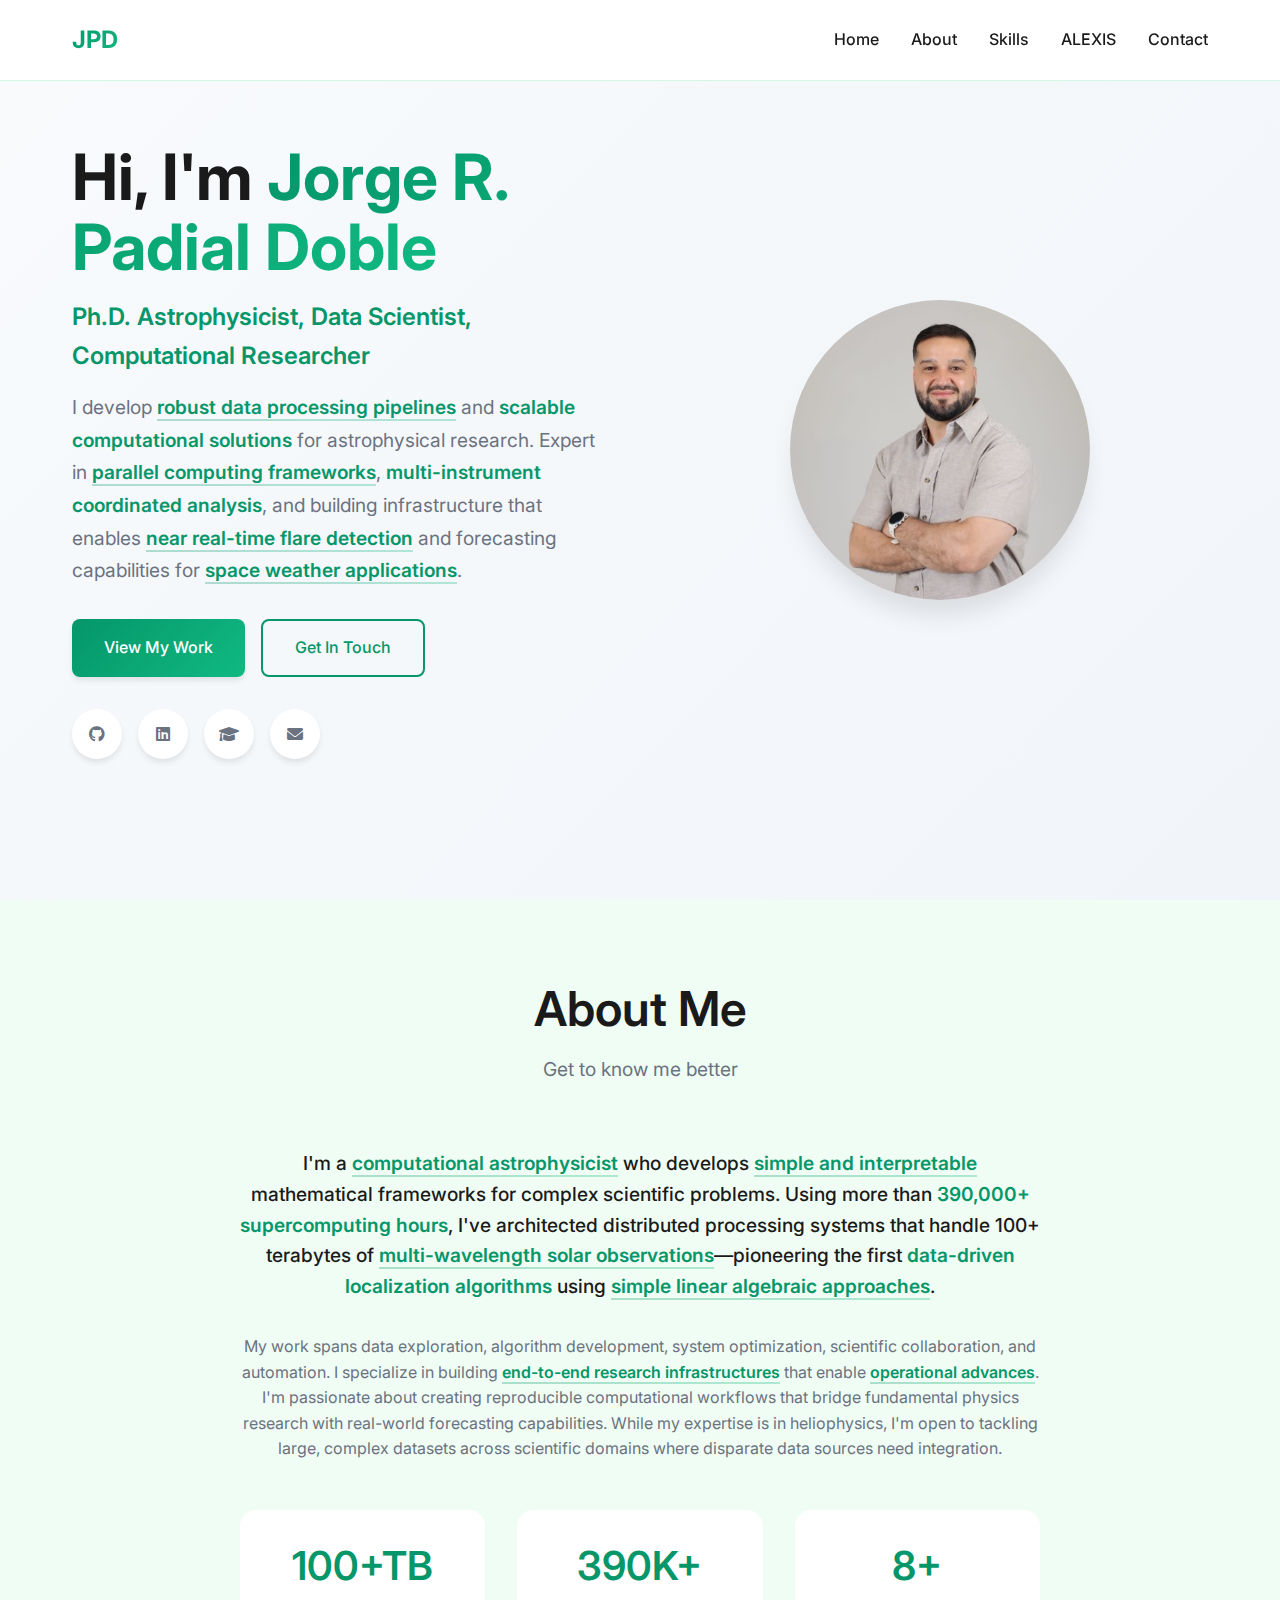
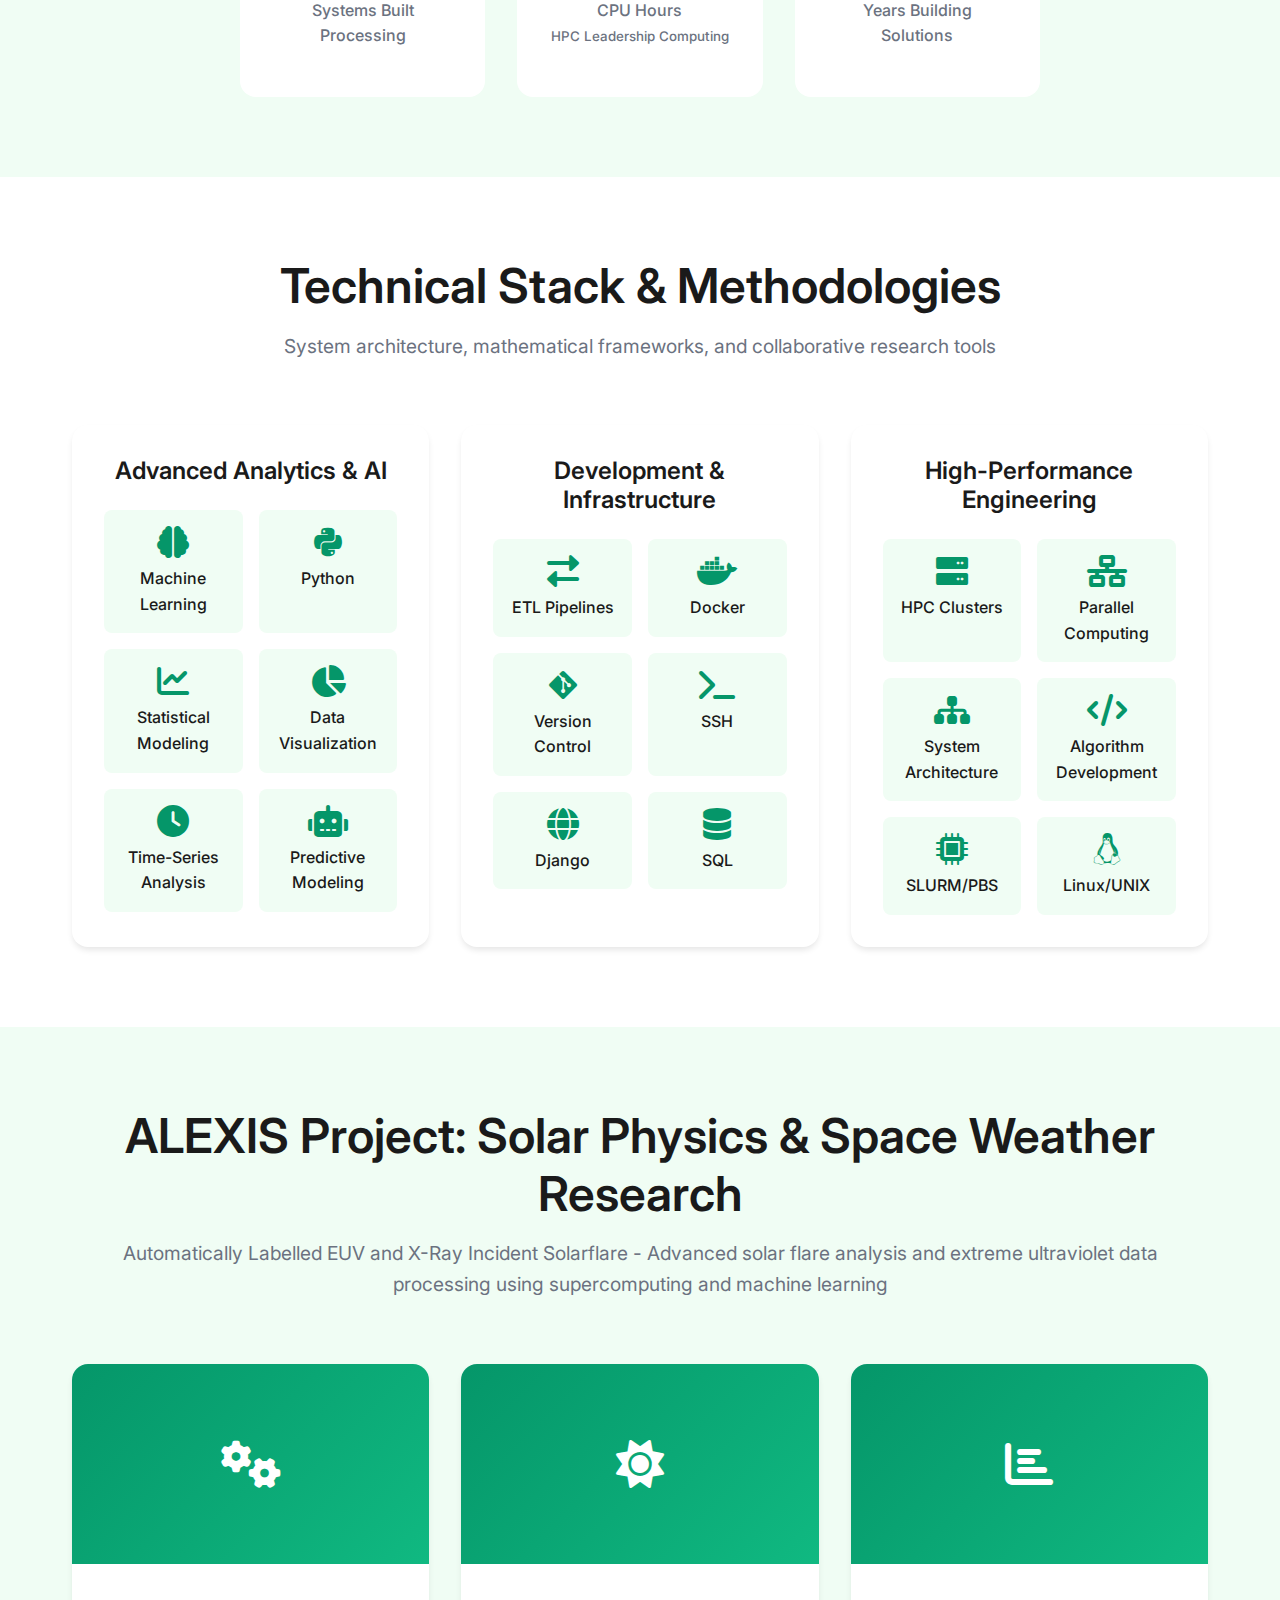
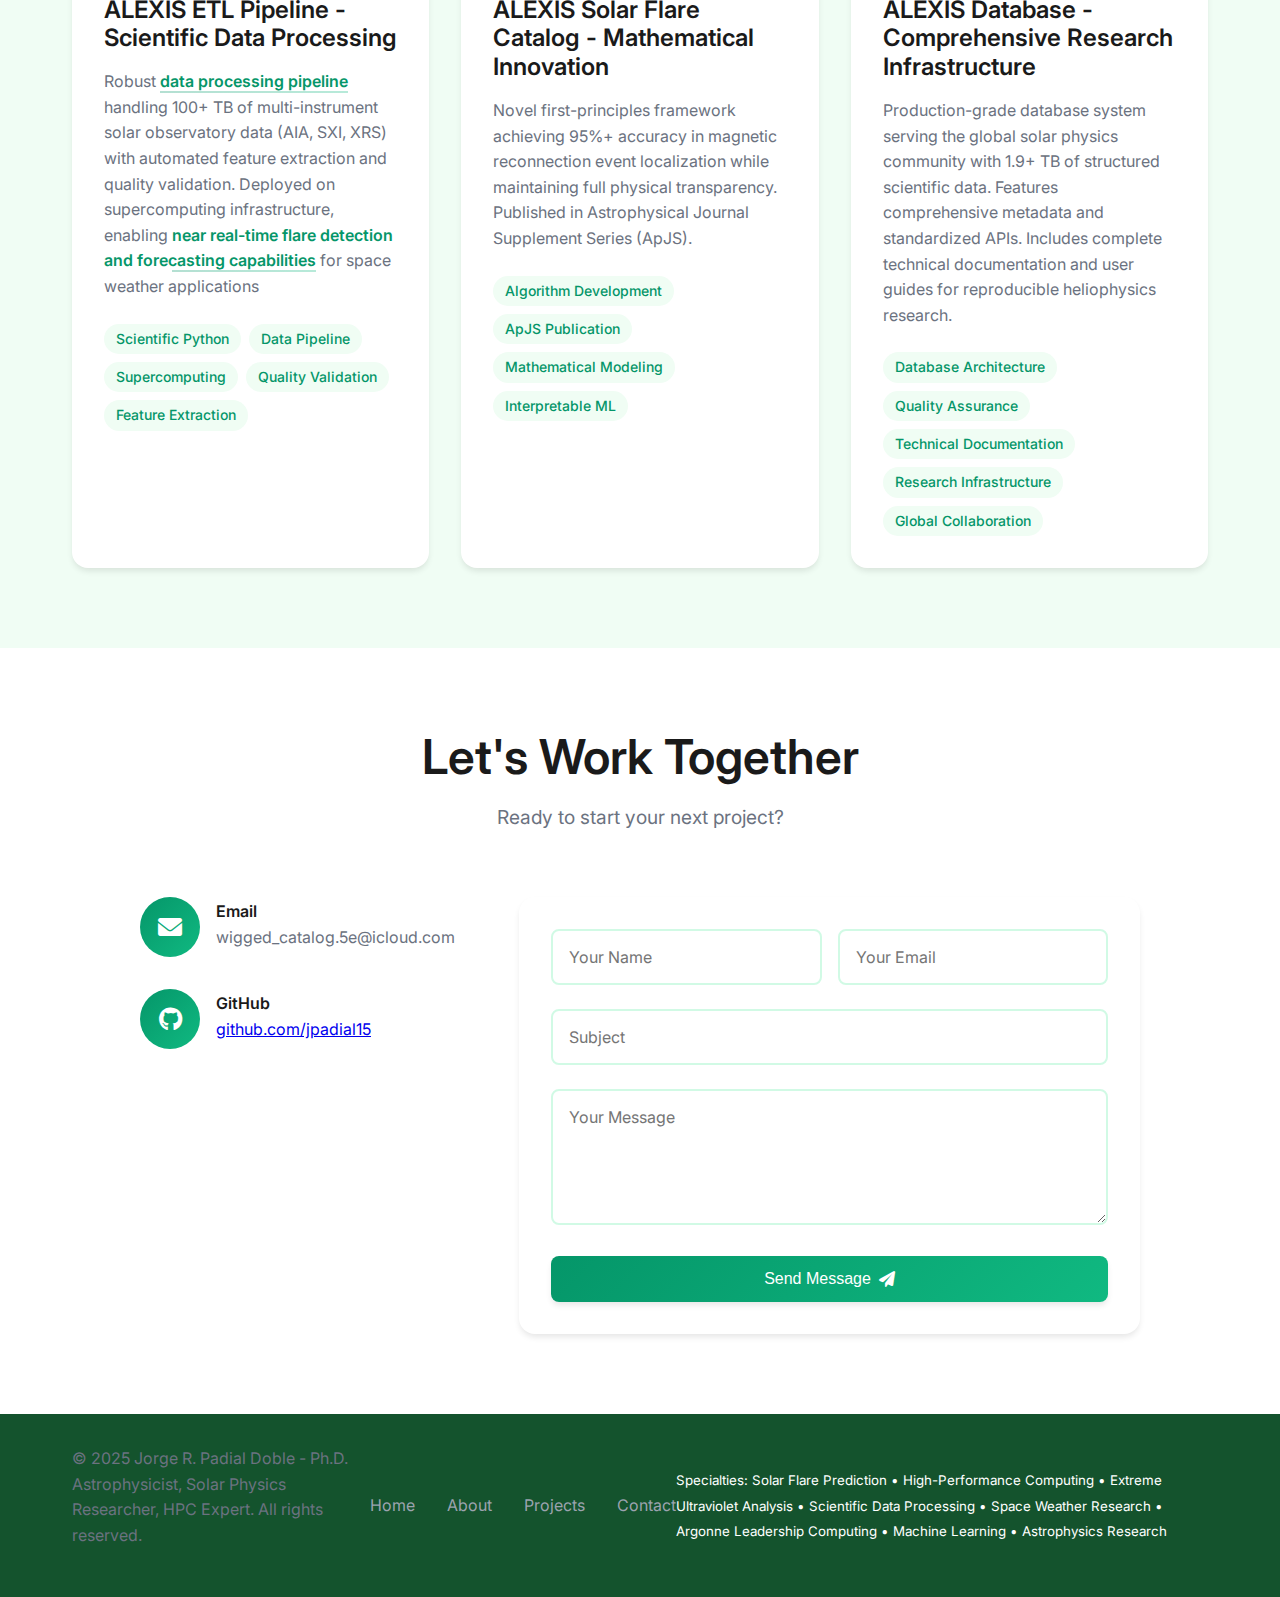
<file: index.html>
<!DOCTYPE html>
<html lang="en">
<head>
    <meta charset="UTF-8">
    <meta name="viewport" content="width=device-width, initial-scale=1.0">
    
    <!-- Primary Meta Tags -->
    <title>Jorge R. Padial Doble - Astrophysicist, HPC Expert, Solar Physics Researcher</title>
    <meta name="title" content="Jorge R. Padial Doble - Astrophysicist, HPC Expert, Solar Physics Researcher">
    <meta name="description" content="Jorge R. Padial Doble - Ph.D. Astrophysicist seeking international positions worldwide. Expert in solar flare prediction, building HPC systems (390K+ CPU hours), and machine learning. Published in ApJS. Available globally: US, EU, Korea, Japan, Australia, New Zealand, Belgium, South America, Central America, Caribbean for research collaboration and scientific computing projects.">
    <meta name="keywords" content="Jorge Padial, astrophysicist postdoc, faculty position astrophysics, solar physics researcher, HPC data scientist, space weather prediction, scientific computing consultant, machine learning astrophysics, Python scientific programming, Argonne ALCF, convex optimization, ApJS publication, postdoc available, research collaboration, data science consulting, scientific software development, European postdoc, EU research position, ESA collaboration, European Space Agency, Horizon Europe, Marie Curie fellowship, European astrophysics, international researcher, Korea postdoc, KASI Korea, Belgium research, Australia astrophysics, ANU Canberra, New Zealand research, Japan JAXA, RIKEN Japan, Brazil research, FAPESP fellowship, Mexico CONACYT, Argentina research, Chile astronomy, ALMA observatory, Colombia research, Caribbean astronomy, international collaboration, global researcher, Asia Pacific research, Latin America research">
    <meta name="author" content="Jorge R. Padial Doble">
    <meta name="robots" content="index, follow, max-snippet:-1, max-image-preview:large, max-video-preview:-1">
    <meta name="googlebot" content="index, follow, max-snippet:-1, max-image-preview:large, max-video-preview:-1">
    <meta name="bingbot" content="index, follow">
    <meta name="language" content="English">
    <meta name="geo.region" content="US,EU,KR,BE,AU,NZ,JP,BR,MX,AR,CL,CO,CR">
    <meta name="geo.placename" content="United States, European Union, South Korea, Belgium, Australia, New Zealand, Japan, Brazil, Mexico, Argentina, Chile, Colombia, Costa Rica, Caribbean">
    <meta name="distribution" content="global">
    <meta name="rating" content="general">
    <meta name="referrer" content="origin-when-cross-origin">
    <meta name="format-detection" content="telephone=no">
    <meta name="theme-color" content="#059669">
    <meta name="revisit-after" content="7 days">
    
    <!-- Open Graph / Facebook -->
    <meta property="og:type" content="website">
    <meta property="og:url" content="https://jpadial15.github.io/personal-website/">
    <meta property="og:title" content="Jorge R. Padial Doble - Astrophysicist, HPC Expert, Solar Physics Researcher">
    <meta property="og:description" content="Ph.D. Astrophysicist specializing in building high-performance computing systems, solar flare prediction, and large-scale scientific data processing solutions. Available globally: US, EU, Korea, Japan, Australia, New Zealand, Belgium, South America, Central America, Caribbean for research positions and collaborations.">
    <meta property="og:image" content="https://jpadial15.github.io/personal-website/assets/profile-image.jpg">
    
    <!-- Twitter -->
    <meta property="twitter:card" content="summary_large_image">
    <meta property="twitter:url" content="https://jpadial15.github.io/personal-website/">
    <meta property="twitter:title" content="Jorge R. Padial Doble - Astrophysicist, HPC Expert, Solar Physics Researcher">
    <meta property="twitter:description" content="Ph.D. Astrophysicist seeking positions worldwide. Expert in solar flare prediction, HPC, and machine learning. Available globally for research collaboration and consulting.">
    <meta property="twitter:image" content="https://jpadial15.github.io/personal-website/assets/profile-image.jpg">
    
    <!-- Academic/Research Links -->
    <link rel="canonical" href="https://jpadial15.github.io/personal-website/">
    <link rel="sitemap" type="application/xml" href="/sitemap.xml">
    <link rel="alternate" hreflang="en" href="https://jpadial15.github.io/personal-website/">
    <link rel="alternate" hreflang="en-US" href="https://jpadial15.github.io/personal-website/">
    <link rel="alternate" hreflang="en-GB" href="https://jpadial15.github.io/personal-website/">
    <link rel="alternate" hreflang="en-EU" href="https://jpadial15.github.io/personal-website/">
    <link rel="alternate" hreflang="en-AU" href="https://jpadial15.github.io/personal-website/">
    <link rel="alternate" hreflang="en-NZ" href="https://jpadial15.github.io/personal-website/">
    <link rel="alternate" hreflang="ko-KR" href="https://jpadial15.github.io/personal-website/">
    <link rel="alternate" hreflang="ja-JP" href="https://jpadial15.github.io/personal-website/">
    <link rel="alternate" hreflang="pt-BR" href="https://jpadial15.github.io/personal-website/">
    <link rel="alternate" hreflang="es-MX" href="https://jpadial15.github.io/personal-website/">
    <link rel="alternate" hreflang="es-AR" href="https://jpadial15.github.io/personal-website/">
    <link rel="alternate" hreflang="es-CL" href="https://jpadial15.github.io/personal-website/">
    <link rel="alternate" hreflang="es-CO" href="https://jpadial15.github.io/personal-website/">
    <link rel="alternate" hreflang="x-default" href="https://jpadial15.github.io/personal-website/">
    <link rel="dns-prefetch" href="//fonts.googleapis.com">
    <link rel="dns-prefetch" href="//cdnjs.cloudflare.com">
    <link rel="preconnect" href="https://fonts.googleapis.com" crossorigin>
    <link rel="manifest" href="/manifest.json">
    
    <!-- Stylesheets -->
    <link rel="stylesheet" href="css/style.css">
    <link rel="icon" type="image/x-icon" href="favicon.ico">
    <link href="https://fonts.googleapis.com/css2?family=Inter:wght@300;400;500;600;700&display=swap" rel="stylesheet">
    <link rel="stylesheet" href="https://cdnjs.cloudflare.com/ajax/libs/font-awesome/6.0.0/css/all.min.css">
    
    <!-- Enhanced Structured Data for Search Engines -->
    <script type="application/ld+json">
    {
      "@context": "https://schema.org",
      "@type": ["Person", "ResearchProject"],
      "name": "Jorge R. Padial Doble",
      "alternateName": "Jorge Padial",
      "jobTitle": ["Astrophysicist", "Data Scientist", "Research Scientist", "Computational Researcher"],
      "description": "Ph.D. Astrophysicist specializing in building high-performance computing systems, solar flare prediction, and large-scale scientific data processing solutions. Available for postdoc positions, faculty appointments, and research collaboration.",
      "url": "https://jpadial15.github.io/personal-website/",
      "mainEntityOfPage": "https://jpadial15.github.io/personal-website/",
      "image": "https://jpadial15.github.io/personal-website/assets/profile-image.jpg",
      "sameAs": [
        "https://github.com/jpadial15",
        "https://doi.org/10.3847/1538-4365/adbe35"
      ],
      "knowsAbout": [
        "Solar Physics Research",
        "High Performance Computing",
        "Machine Learning Applications",
        "Scientific Data Processing",
        "Python Scientific Programming",
        "Parallel Computing",
        "Space Weather Prediction",
        "Solar Flare Detection",
        "Extreme Ultraviolet Analysis",
        "Convex Optimization",
        "Multi-instrument Data Analysis",
        "ETL Pipeline Development",
        "Scientific Software Architecture",
        "Research Collaboration",
        "Academic Publishing"
      ],
      "seeks": [
        "Postdoc Position",
        "Faculty Position", 
        "European Postdoc Position",
        "Marie Curie Fellowship",
        "ESA Collaboration",
        "EU Research Position",
        "Korea Research Position",
        "KASI Collaboration",
        "Japan JAXA Position",
        "RIKEN Fellowship",
        "Australia Research Position",
        "ANU Collaboration",
        "New Zealand Research",
        "Belgium Research Position",
        "Brazil FAPESP Fellowship",
        "Mexico CONACYT Position",
        "Argentina Research Position",
        "Chile ALMA Collaboration",
        "Colombia Research Position",
        "Caribbean Research Projects",
        "Research Collaboration",
        "Data Science Consulting",
        "Scientific Computing Projects",
        "International Research Projects",
        "Global Observatory Collaboration"
      ],
      "hasCredential": {
        "@type": "EducationalOccupationalCredential",
        "credentialCategory": "Doctorate",
        "educationalLevel": "Ph.D.",
        "about": "Astrophysics"
      },
      "worksFor": {
        "@type": "Organization",
        "name": "Argonne Leadership Computing Facility",
        "url": "https://www.alcf.anl.gov/"
      },
      "hasOccupation": {
        "@type": "Occupation",
        "name": "Research Scientist",
        "skills": ["High Performance Computing", "Solar Physics", "Machine Learning", "Data Science"],
        "occupationLocation": [
          {
            "@type": "Place",
            "name": "Argonne Leadership Computing Facility",
            "addressCountry": "US"
          },
          {
            "@type": "Place", 
            "name": "Available worldwide for research positions",
            "addressRegion": "Global",
            "availableLocations": [
              "United States", "European Union", "South Korea", "Belgium", 
              "Australia", "New Zealand", "Japan", "Brazil", "Mexico", 
              "Argentina", "Chile", "Colombia", "Costa Rica", "Caribbean"
            ]
          }
        ]
      },
      "memberOf": {
        "@type": "Organization",
        "name": "Astrophysics Research Community"
      },
      "publishingPrinciples": "https://jpadial15.github.io/personal-website/",
      "potentialAction": {
        "@type": "ContactAction",
        "target": "https://jpadial15.github.io/personal-website/#contact"
      }
    }
    </script>

    <!-- Breadcrumb Schema for Navigation -->
    <script type="application/ld+json">
    {
      "@context": "https://schema.org",
      "@type": "BreadcrumbList",
      "itemListElement": [
        {
          "@type": "ListItem",
          "position": 1,
          "name": "Home",
          "item": "https://jpadial15.github.io/personal-website/"
        },
        {
          "@type": "ListItem",
          "position": 2,
          "name": "About",
          "item": "https://jpadial15.github.io/personal-website/#about"
        },
        {
          "@type": "ListItem",
          "position": 3,
          "name": "Technical Skills",
          "item": "https://jpadial15.github.io/personal-website/#skills"
        },
        {
          "@type": "ListItem",
          "position": 4,
          "name": "ALEXIS Projects",
          "item": "https://jpadial15.github.io/personal-website/#projects"
        },
        {
          "@type": "ListItem",
          "position": 5,
          "name": "Contact",
          "item": "https://jpadial15.github.io/personal-website/#contact"
        }
      ]
    }
    </script>

    <!-- WebSite Schema -->
    <script type="application/ld+json">
    {
      "@context": "https://schema.org",
      "@type": "WebSite",
      "name": "Jorge R. Padial Doble - Astrophysicist Portfolio",
      "url": "https://jpadial15.github.io/personal-website/",
      "description": "Professional portfolio of Jorge R. Padial Doble, Ph.D. Astrophysicist specializing in solar physics, high-performance computing, and machine learning",
      "author": {
        "@type": "Person",
        "name": "Jorge R. Padial Doble"
      },
      "potentialAction": {
        "@type": "SearchAction",
        "target": "https://jpadial15.github.io/personal-website/?q={search_term_string}",
        "query-input": "required name=search_term_string"
      },
      "mainEntity": {
        "@id": "https://jpadial15.github.io/personal-website/#person"
      }
    }
    </script>
</head>
<body>
    <!-- Navigation -->
    <nav class="navbar">
        <div class="nav-container">
            <div class="nav-logo">
                <a href="#home">JPD</a>
            </div>
            <div class="nav-menu" id="nav-menu">
                <a href="#home" class="nav-link">Home</a>
                <a href="#about" class="nav-link">About</a>
                <a href="#skills" class="nav-link">Skills</a>
                <a href="#projects" class="nav-link">ALEXIS</a>
                <a href="#contact" class="nav-link">Contact</a>
            </div>
            <div class="nav-toggle" id="nav-toggle">
                <span class="bar"></span>
                <span class="bar"></span>
                <span class="bar"></span>
            </div>
        </div>
    </nav>

    <!-- Hero Section -->
    <section id="home" class="hero">
        <div class="hero-container">
            <div class="hero-content">
                <div class="hero-text">
                    <h1 class="hero-title">
                        Hi, I'm <span class="gradient-text">Jorge R. Padial Doble</span>
                    </h1>
                    <p class="hero-subtitle">Ph.D. Astrophysicist, Data Scientist, Computational Researcher</p>
                    <p class="hero-description">
                        I develop <span class="highlight-text">robust data processing pipelines</span> and <span class="highlight-text">scalable computational solutions</span> for astrophysical research. 
                        Expert in <span class="highlight-text">parallel computing frameworks</span>, 
                        <span class="highlight-text">multi-instrument coordinated analysis</span>, and building infrastructure that enables 
                        <span class="highlight-text">near real-time flare detection</span> and forecasting capabilities for <span class="highlight-text">space weather applications</span>.
                    </p>
                    <div class="hero-buttons">
                        <a href="#projects" class="btn btn-primary">View My Work</a>
                        <a href="#contact" class="btn btn-outline">Get In Touch</a>
                    </div>
                    <div class="hero-social">
                        <a href="https://github.com/jpadial15" target="_blank" class="social-link">
                            <i class="fab fa-github"></i>
                        </a>
                        <a href="https://www.linkedin.com/in/jorge-padial-doble-270266154/" target="_blank" class="social-link">
                            <i class="fab fa-linkedin"></i>
                        </a>
                        <a href="https://scholar.google.com/citations?user=YOUR_ID" target="_blank" class="social-link">
                            <i class="fas fa-graduation-cap"></i>
                        </a>
                        <a href="mailto:wigged_catalog.5e@icloud.com" class="social-link">
                            <i class="fas fa-envelope"></i>
                        </a>
                    </div>
                </div>
                <div class="hero-image">
                    <div class="hero-avatar">
                        <img src="assets/profile-image.jpg" alt="Jorge R. Padial Doble" class="avatar-image">
                    </div>
                </div>
            </div>
        </div>
    </section>

    <!-- About Section -->
    <section id="about" class="about">
        <div class="container">
            <div class="section-header">
                <h2 class="section-title">About Me</h2>
                <p class="section-subtitle">Get to know me better</p>
            </div>
            <div class="about-content">
                <div class="about-text">
                    <p class="about-intro">
                        I'm a <span class="highlight-text">computational astrophysicist</span> who develops <span class="highlight-text">simple and interpretable</span> mathematical frameworks for 
                        complex scientific problems. Using more than <span class="highlight-text">390,000+ supercomputing hours</span>, I've architected distributed processing systems that 
                        handle 100+ terabytes of <span class="highlight-text">multi-wavelength solar observations</span>—pioneering the first 
                        <span class="highlight-text">data-driven localization algorithms</span> using 
                        <span class="highlight-text">simple linear algebraic approaches</span>.
                    </p>
                    <p>
                        My work spans data exploration, algorithm development, system optimization, scientific collaboration, and automation. 
                        I specialize in building <span class="highlight-text">end-to-end research infrastructures</span> that enable 
                        <span class="highlight-text">operational advances</span>. I'm passionate about creating reproducible computational workflows that 
                        bridge fundamental physics research with real-world forecasting capabilities. While my expertise is in heliophysics, 
                        I'm open to tackling large, complex datasets across scientific domains where disparate data sources need integration.
                    </p>
                    <div class="about-stats">
                        <div class="stat">
                            <h3>100+TB</h3>
                            <p>Systems Built Processing</p>
                        </div>
                        <div class="stat">
                            <h3>390K+</h3>
                            <p>CPU Hours<br><small>HPC Leadership Computing</small></p>
                        </div>
                        <div class="stat">
                            <h3>8+</h3>
                            <p>Years Building Solutions</p>
                        </div>
                    </div>
                </div>
            </div>
        </div>
    </section>

    <!-- Skills Section -->
    <section id="skills" class="skills">
        <div class="container">
            <div class="section-header">
                <h2 class="section-title">Technical Stack & Methodologies</h2>
                <p class="section-subtitle">System architecture, mathematical frameworks, and collaborative research tools</p>
            </div>
            <div class="skills-grid">
                <div class="skill-category">
                    <h3>Advanced Analytics & AI</h3>
                    <div class="skill-items">
                        <div class="skill-item">
                            <i class="fas fa-brain"></i>
                            <span>Machine Learning</span>
                        </div>
                        <div class="skill-item">
                            <i class="fab fa-python"></i>
                            <span>Python</span>
                        </div>
                        <div class="skill-item">
                            <i class="fas fa-chart-line"></i>
                            <span>Statistical Modeling</span>
                        </div>
                        <div class="skill-item">
                            <i class="fas fa-chart-pie"></i>
                            <span>Data Visualization</span>
                        </div>
                        <div class="skill-item">
                            <i class="fas fa-clock"></i>
                            <span>Time-Series Analysis</span>
                        </div>
                        <div class="skill-item">
                            <i class="fas fa-robot"></i>
                            <span>Predictive Modeling</span>
                        </div>
                    </div>
                </div>
                <div class="skill-category">
                    <h3>Development & Infrastructure</h3>
                    <div class="skill-items">
                        <div class="skill-item">
                            <i class="fas fa-exchange-alt"></i>
                            <span>ETL Pipelines</span>
                        </div>
                        <div class="skill-item">
                            <i class="fab fa-docker"></i>
                            <span>Docker</span>
                        </div>
                        <div class="skill-item">
                            <i class="fab fa-git-alt"></i>
                            <span>Version Control</span>
                        </div>
                        <div class="skill-item">
                            <i class="fas fa-terminal"></i>
                            <span>SSH</span>
                        </div>
                        <div class="skill-item">
                            <i class="fas fa-globe"></i>
                            <span>Django</span>
                        </div>
                        <div class="skill-item">
                            <i class="fas fa-database"></i>
                            <span>SQL</span>
                        </div>
                    </div>
                </div>
                <div class="skill-category">
                    <h3>High-Performance Engineering</h3>
                    <div class="skill-items">
                        <div class="skill-item">
                            <i class="fas fa-server"></i>
                            <span>HPC Clusters</span>
                        </div>
                        <div class="skill-item">
                            <i class="fas fa-network-wired"></i>
                            <span>Parallel Computing</span>
                        </div>
                        <div class="skill-item">
                            <i class="fas fa-sitemap"></i>
                            <span>System Architecture</span>
                        </div>
                        <div class="skill-item">
                            <i class="fas fa-code"></i>
                            <span>Algorithm Development</span>
                        </div>
                        <div class="skill-item">
                            <i class="fas fa-microchip"></i>
                            <span>SLURM/PBS</span>
                        </div>
                        <div class="skill-item">
                            <i class="fab fa-linux"></i>
                            <span>Linux/UNIX</span>
                        </div>
                    </div>
                </div>
            </div>
        </div>
    </section>

    <!-- Projects Section -->
    <section id="projects" class="projects">
        <div class="container">
            <div class="section-header">
                <h2 class="section-title">ALEXIS Project: Solar Physics & Space Weather Research</h2>
                <p class="section-subtitle">Automatically Labelled EUV and X-Ray Incident Solarflare - Advanced solar flare analysis and extreme ultraviolet data processing using supercomputing and machine learning</p>
            </div>
            <div class="projects-grid">
                <div class="project-card">
                    <div class="project-image">
                        <div class="project-placeholder">
                            <i class="fas fa-cogs"></i>
                        </div>
                        <div class="project-overlay">
                            <a href="blog/alexis-etl-pipeline.html" target="_blank" class="project-link">
                                <i class="fas fa-external-link-alt"></i>
                            </a>
                            <a href="https://github.com/jpadial15/ALEXIS_pipeline" target="_blank" class="project-link">
                                <i class="fab fa-github"></i>
                            </a>
                        </div>
                    </div>
                    <div class="project-content">
                        <h3>ALEXIS ETL Pipeline - Scientific Data Processing</h3>
                        <p>Robust <span class="highlight-text">data processing pipeline</span> handling 100+ TB of multi-instrument solar observatory data (AIA, SXI, XRS) with automated feature extraction and quality validation. Deployed on supercomputing infrastructure, enabling <span class="highlight-text">near real-time flare detection and forecasting capabilities</span> for space weather applications</p>
                        <div class="project-tags">
                            <span class="tag">Scientific Python</span>
                            <span class="tag">Data Pipeline</span>
                            <span class="tag">Supercomputing</span>
                            <span class="tag">Quality Validation</span>
                            <span class="tag">Feature Extraction</span>
                        </div>
                    </div>
                </div>

                <div class="project-card">
                    <div class="project-image">
                        <div class="project-placeholder">
                            <i class="fas fa-sun"></i>
                        </div>
                        <div class="project-overlay">
                            <a href="https://doi.org/10.3847/1538-4365/adbe35" target="_blank" class="project-link">
                                <i class="fas fa-external-link-alt"></i>
                            </a>
                            <a href="https://github.com/jpadial15" target="_blank" class="project-link">
                                <i class="fab fa-github"></i>
                            </a>
                        </div>
                    </div>
                    <div class="project-content">
                        <h3>ALEXIS Solar Flare Catalog - Mathematical Innovation</h3>
                        <p>Novel first-principles framework achieving 95%+ accuracy in magnetic reconnection event localization while maintaining full physical transparency. Published in Astrophysical Journal Supplement Series (ApJS).</p>
                        <div class="project-tags">
                            <span class="tag">Algorithm Development</span>
                            <span class="tag">ApJS Publication</span>
                            <span class="tag">Mathematical Modeling</span>
                            <span class="tag">Interpretable ML</span>
                        </div>
                    </div>
                </div>

                <div class="project-card">
                    <div class="project-image">
                        <div class="project-placeholder">
                            <i class="fas fa-chart-bar"></i>
                        </div>
                        <div class="project-overlay">
                            <a href="blog/alexis-database.html" class="project-link">
                                <i class="fas fa-database"></i>
                            </a>
                            <a href="https://github.com/jpadial15" target="_blank" class="project-link">
                                <i class="fab fa-github"></i>
                            </a>
                        </div>
                    </div>
                    <div class="project-content">
                        <h3>ALEXIS Database - Comprehensive Research Infrastructure</h3>
                        <p>Production-grade database system serving the global solar physics community with 1.9+ TB of structured scientific data. Features comprehensive metadata and standardized APIs. Includes complete technical documentation and user guides for reproducible heliophysics research.</p>

                        <div class="project-tags">
                            <span class="tag">Database Architecture</span>
                            <span class="tag">Quality Assurance</span>
                            <span class="tag">Technical Documentation</span>
                            <span class="tag">Research Infrastructure</span>
                            <span class="tag">Global Collaboration</span>
                        </div>
                    </div>
                </div>
            </div>
        </div>
    </section>

    <!-- Other Research Section - COMMENTED OUT FOR NOW -->
    <!--
    <section id="other-research" class="projects">
        <div class="container">
            <div class="section-header">
                <h2 class="section-title">Other Research</h2>
                <p class="section-subtitle">Additional astrophysics research projects</p>
            </div>
            <div class="projects-grid">
                <div class="project-card">
                    <div class="project-image">
                        <div class="project-placeholder">
                            <i class="fas fa-star"></i>
                        </div>
                        <div class="project-overlay">
                            <a href="#" class="project-link">
                                <i class="fas fa-external-link-alt"></i>
                            </a>
                            <a href="https://github.com/jpadial15" target="_blank" class="project-link">
                                <i class="fab fa-github"></i>
                            </a>
                        </div>
                    </div>
                    <div class="project-content">
                        <h3>RCW-86 X-Ray Analysis</h3>
                        <p>Hard X-ray analysis of supernova remnant RCW-86 using NuSTAR observations, investigating non-thermal photon emissions and synchrotron radiation up to 20 keV</p>
                        <div class="project-tags">
                            <span class="tag">X-ray Astronomy</span>
                            <span class="tag">NuSTAR</span>
                            <span class="tag">Supernova Remnants</span>
                        </div>
                    </div>
                </div>
            </div>
        </div>
    </section>
    -->

    <!-- Contact Section -->
    <section id="contact" class="contact">
        <div class="container">
            <div class="section-header">
                <h2 class="section-title">Let's Work Together</h2>
                <p class="section-subtitle">Ready to start your next project?</p>
            </div>
            <div class="contact-content">
                <div class="contact-info">
                    <div class="contact-item">
                        <div class="contact-icon">
                            <i class="fas fa-envelope"></i>
                        </div>
                        <div class="contact-details">
                            <h4>Email</h4>
                            <p>wigged_catalog.5e@icloud.com</p>
                        </div>
                    </div>
                    <div class="contact-item">
                        <div class="contact-icon">
                            <i class="fab fa-github"></i>
                        </div>
                        <div class="contact-details">
                            <h4>GitHub</h4>
                            <p><a href="https://github.com/jpadial15" target="_blank">github.com/jpadial15</a></p>
                        </div>
                    </div>

                </div>
                <form class="contact-form" id="contact-form" action="https://formspree.io/f/mwpwopdz" method="POST">
                    <div class="form-row">
                        <div class="form-group">
                            <input type="text" id="name" name="name" placeholder="Your Name" required>
                        </div>
                        <div class="form-group">
                            <input type="email" id="email" name="_replyto" placeholder="Your Email" required>
                        </div>
                    </div>
                    <div class="form-group">
                        <input type="text" id="subject" name="_subject" placeholder="Subject" required>
                    </div>
                    <div class="form-group">
                        <textarea id="message" name="message" placeholder="Your Message" rows="5" required></textarea>
                    </div>
                    <input type="hidden" name="_next" value="https://jpadial15.github.io/personal-website/#contact">
                    <input type="hidden" name="_subject" value="New Contact Form Submission">
                    <button type="submit" class="btn btn-primary btn-full">
                        <span>Send Message</span>
                        <i class="fas fa-paper-plane"></i>
                    </button>
                </form>
            </div>
        </div>
    </section>

    <!-- Footer -->
    <footer class="footer">
        <div class="container">
            <div class="footer-content">
                <p>&copy; 2025 Jorge R. Padial Doble - Ph.D. Astrophysicist, Solar Physics Researcher, HPC Expert. All rights reserved.</p>
                <div class="footer-links">
                    <a href="#home" title="Jorge Padial Astrophysicist Homepage">Home</a>
                    <a href="#about" title="About Jorge Padial - Solar Physics Research">About</a>
                    <a href="#projects" title="ALEXIS Solar Flare Research Projects">Projects</a>
                    <a href="#contact" title="Contact Astrophysicist Jorge Padial">Contact</a>
                </div>
                <div class="footer-keywords">
                    <small>Specialties: Solar Flare Prediction • High-Performance Computing • Extreme Ultraviolet Analysis • Scientific Data Processing • Space Weather Research • Argonne Leadership Computing • Machine Learning • Astrophysics Research</small>
                </div>
            </div>
        </div>
    </footer>

    <script src="js/script.js"></script>
</body>
</html>
</file>
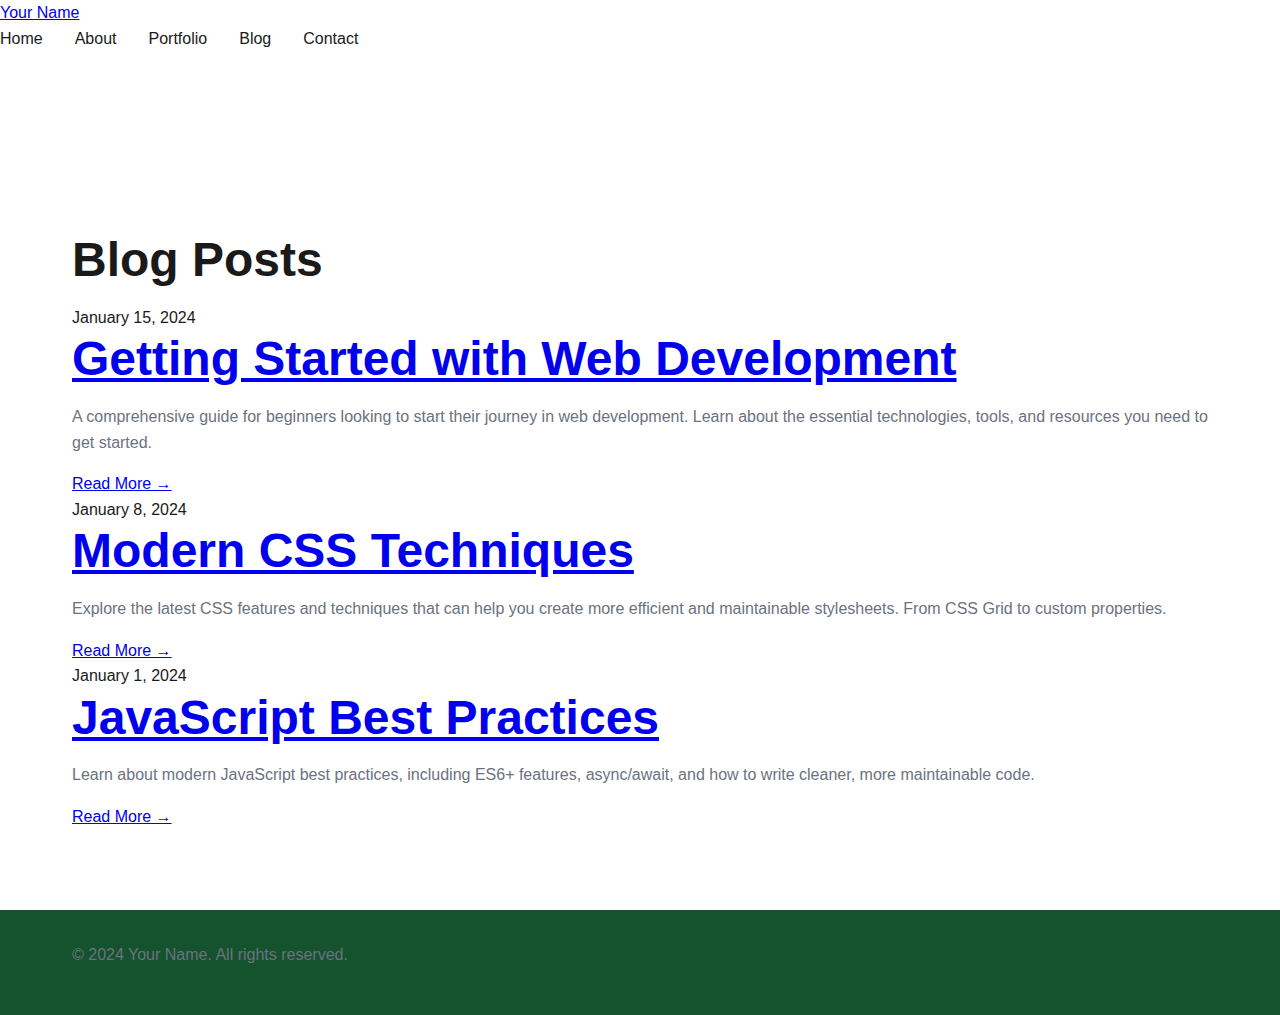
<file: blog/index.html>
<!DOCTYPE html>
<html lang="en">
<head>
    <meta charset="UTF-8">
    <meta name="viewport" content="width=device-width, initial-scale=1.0">
    <title>Blog - Your Name</title>
    <meta name="description" content="Personal blog of [Your Name] - Thoughts on web development and technology">
    <link rel="stylesheet" href="../css/style.css">
    <link rel="icon" type="image/x-icon" href="../favicon.ico">
</head>
<body>
    <header class="header">
        <nav class="nav">
            <div class="nav-brand">
                <a href="../index.html">Your Name</a>
            </div>
            <div class="nav-menu" id="nav-menu">
                <a href="../index.html#home" class="nav-link">Home</a>
                <a href="../index.html#about" class="nav-link">About</a>
                <a href="../index.html#portfolio" class="nav-link">Portfolio</a>
                <a href="../index.html#blog" class="nav-link">Blog</a>
                <a href="../index.html#contact" class="nav-link">Contact</a>
            </div>
            <div class="nav-toggle" id="nav-toggle">
                <span></span>
                <span></span>
                <span></span>
            </div>
        </nav>
    </header>

    <main style="padding-top: 100px;">
        <section class="blog">
            <div class="container">
                <h1 class="section-title">Blog Posts</h1>
                
                <div class="blog-grid">
                    <article class="blog-post">
                        <div class="blog-meta">
                            <time datetime="2024-01-15">January 15, 2024</time>
                        </div>
                        <h2><a href="getting-started-with-web-development.html">Getting Started with Web Development</a></h2>
                        <p>A comprehensive guide for beginners looking to start their journey in web development. Learn about the essential technologies, tools, and resources you need to get started.</p>
                        <a href="getting-started-with-web-development.html" class="read-more">Read More →</a>
                    </article>

                    <article class="blog-post">
                        <div class="blog-meta">
                            <time datetime="2024-01-08">January 8, 2024</time>
                        </div>
                        <h2><a href="modern-css-techniques.html">Modern CSS Techniques</a></h2>
                        <p>Explore the latest CSS features and techniques that can help you create more efficient and maintainable stylesheets. From CSS Grid to custom properties.</p>
                        <a href="modern-css-techniques.html" class="read-more">Read More →</a>
                    </article>

                    <article class="blog-post">
                        <div class="blog-meta">
                            <time datetime="2024-01-01">January 1, 2024</time>
                        </div>
                        <h2><a href="#" onclick="alert('Coming soon!')">JavaScript Best Practices</a></h2>
                        <p>Learn about modern JavaScript best practices, including ES6+ features, async/await, and how to write cleaner, more maintainable code.</p>
                        <a href="#" onclick="alert('Coming soon!')" class="read-more">Read More →</a>
                    </article>
                </div>
            </div>
        </section>
    </main>

    <footer class="footer">
        <div class="container">
            <p>&copy; 2024 Your Name. All rights reserved.</p>
        </div>
    </footer>

    <script src="../js/script.js"></script>
</body>
</html>
</file>
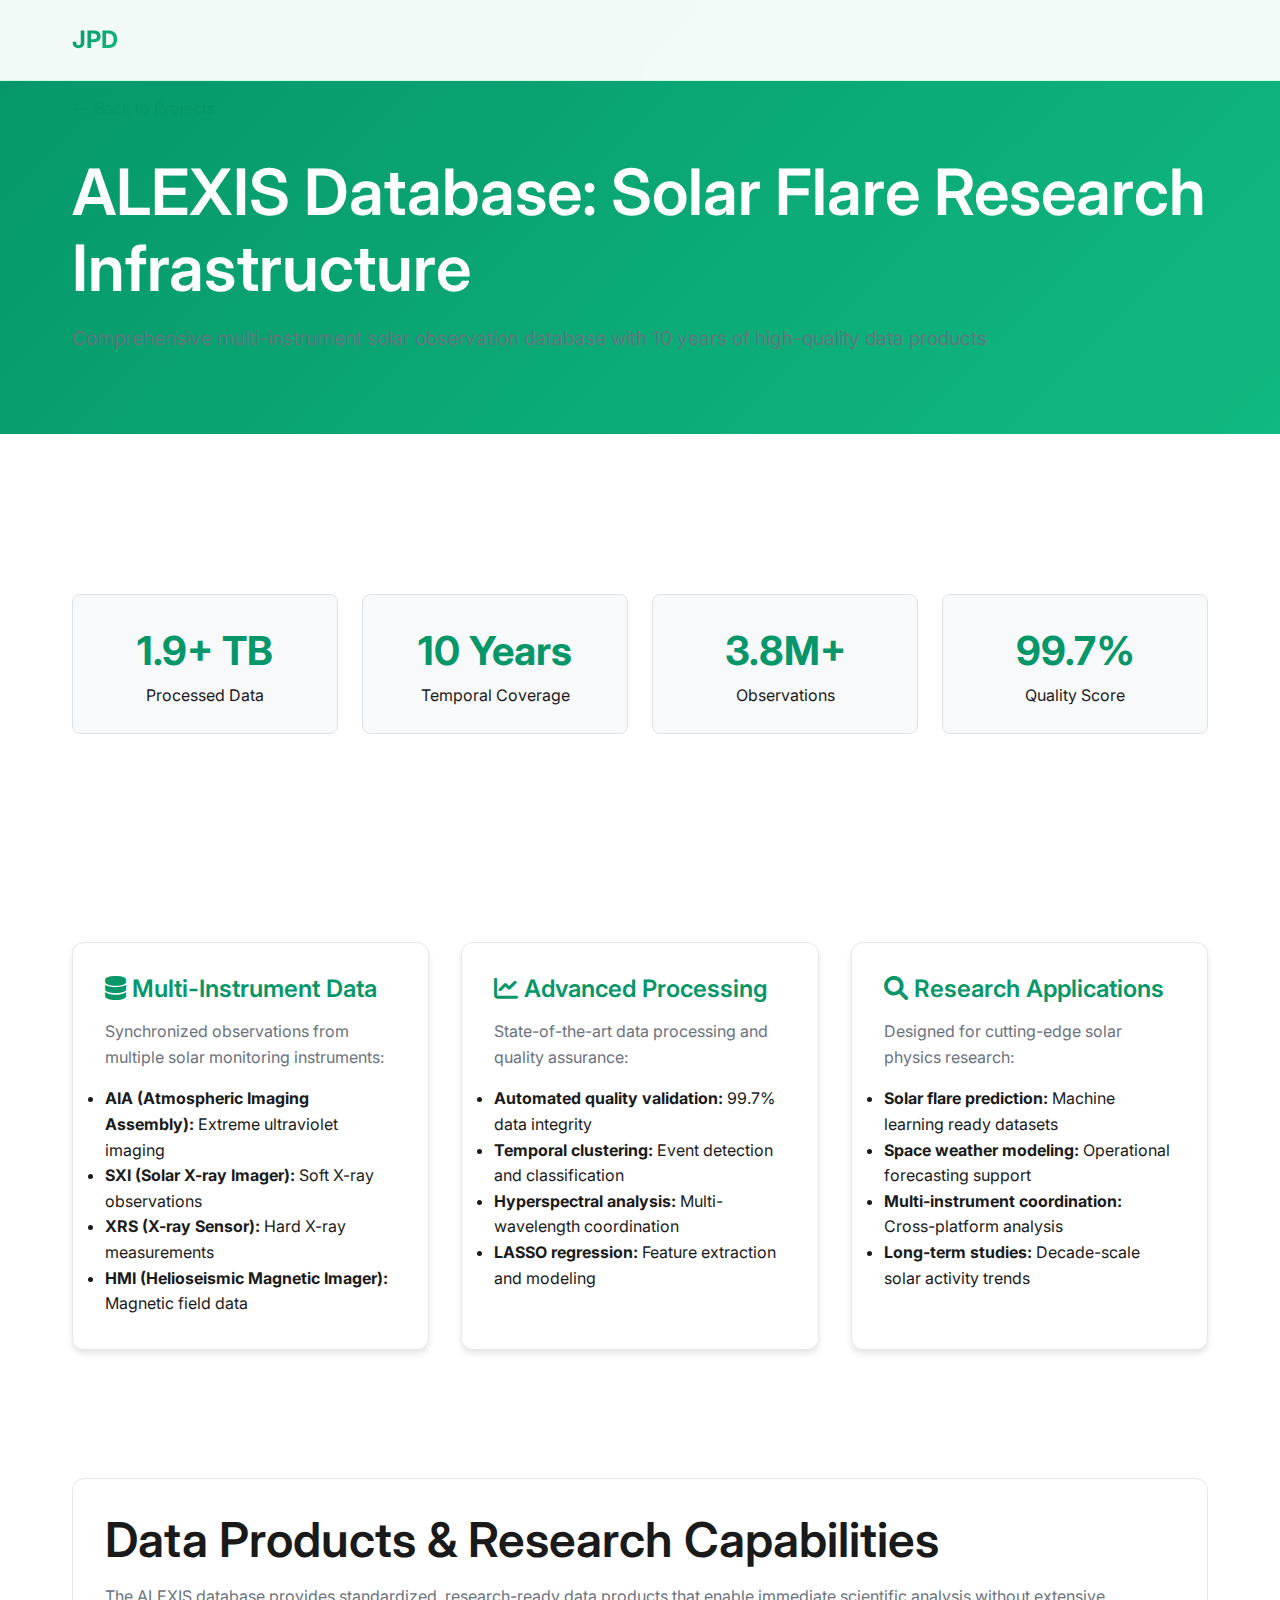
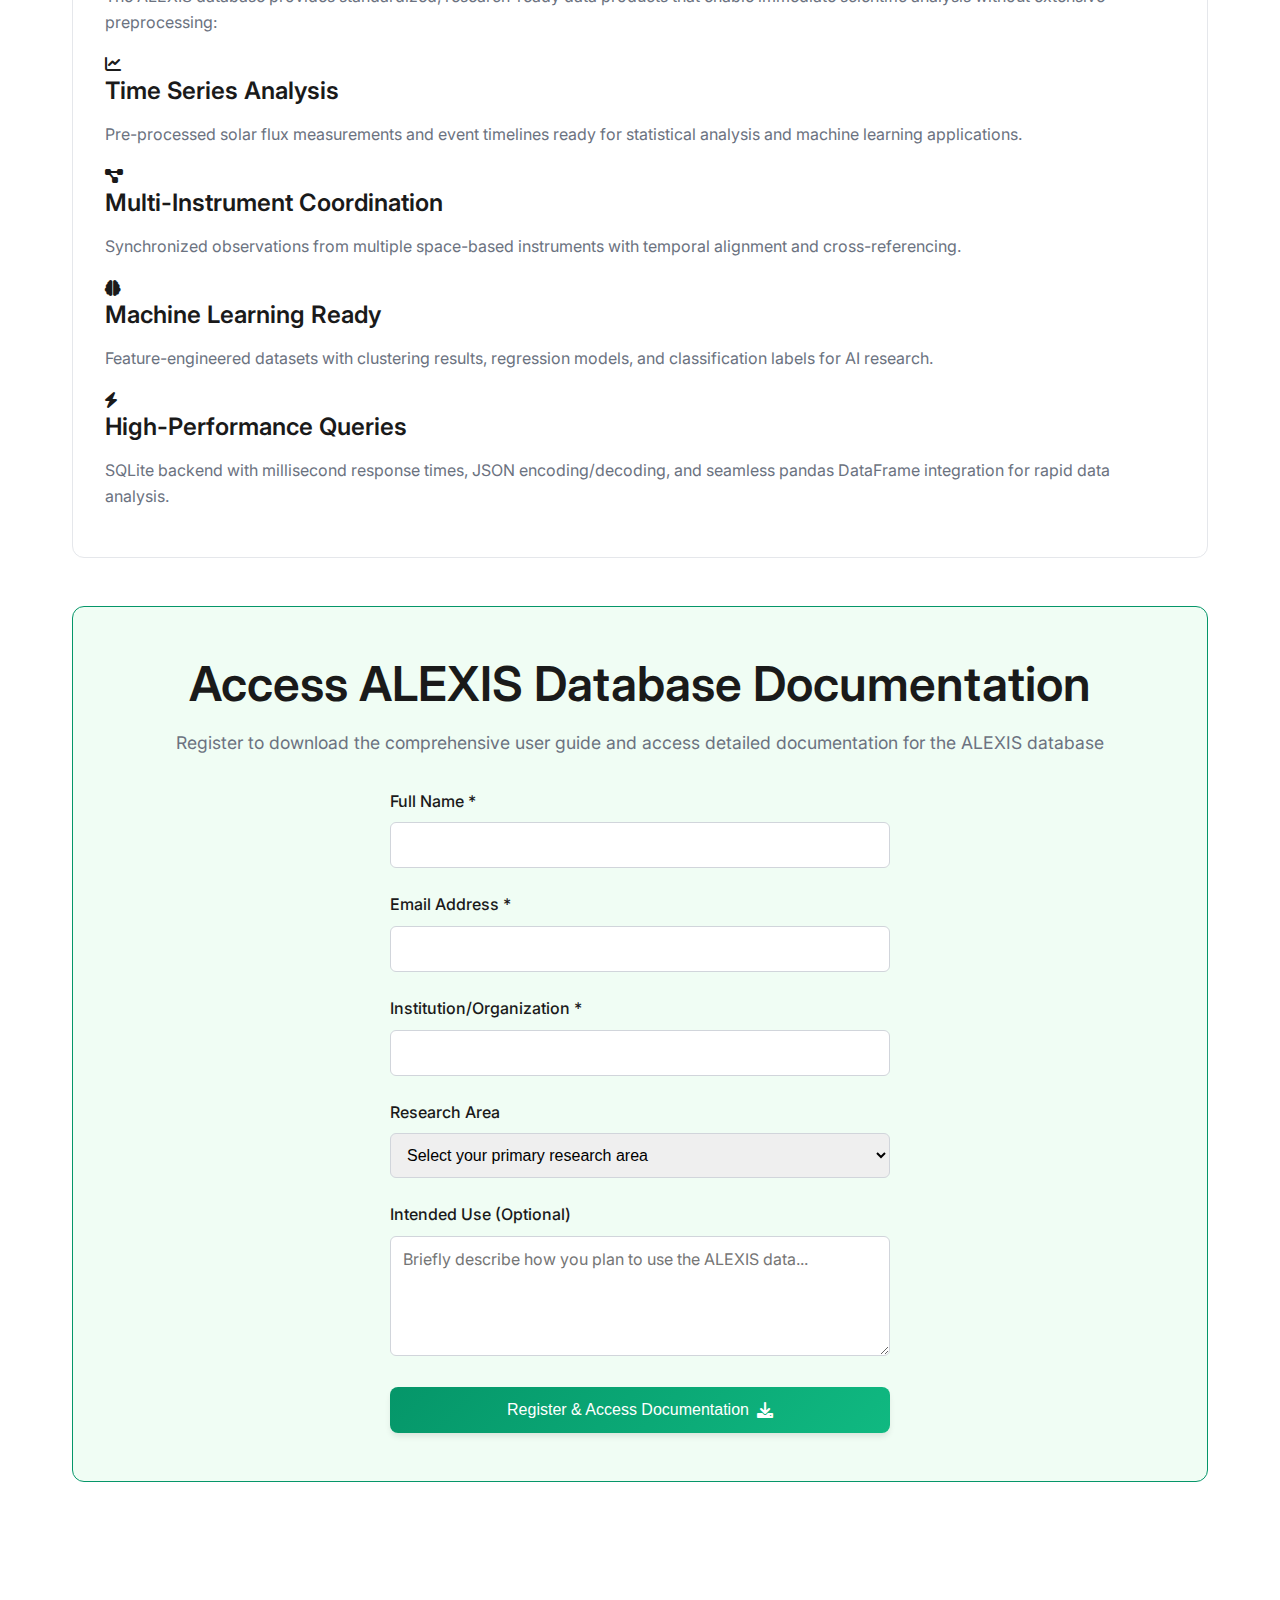
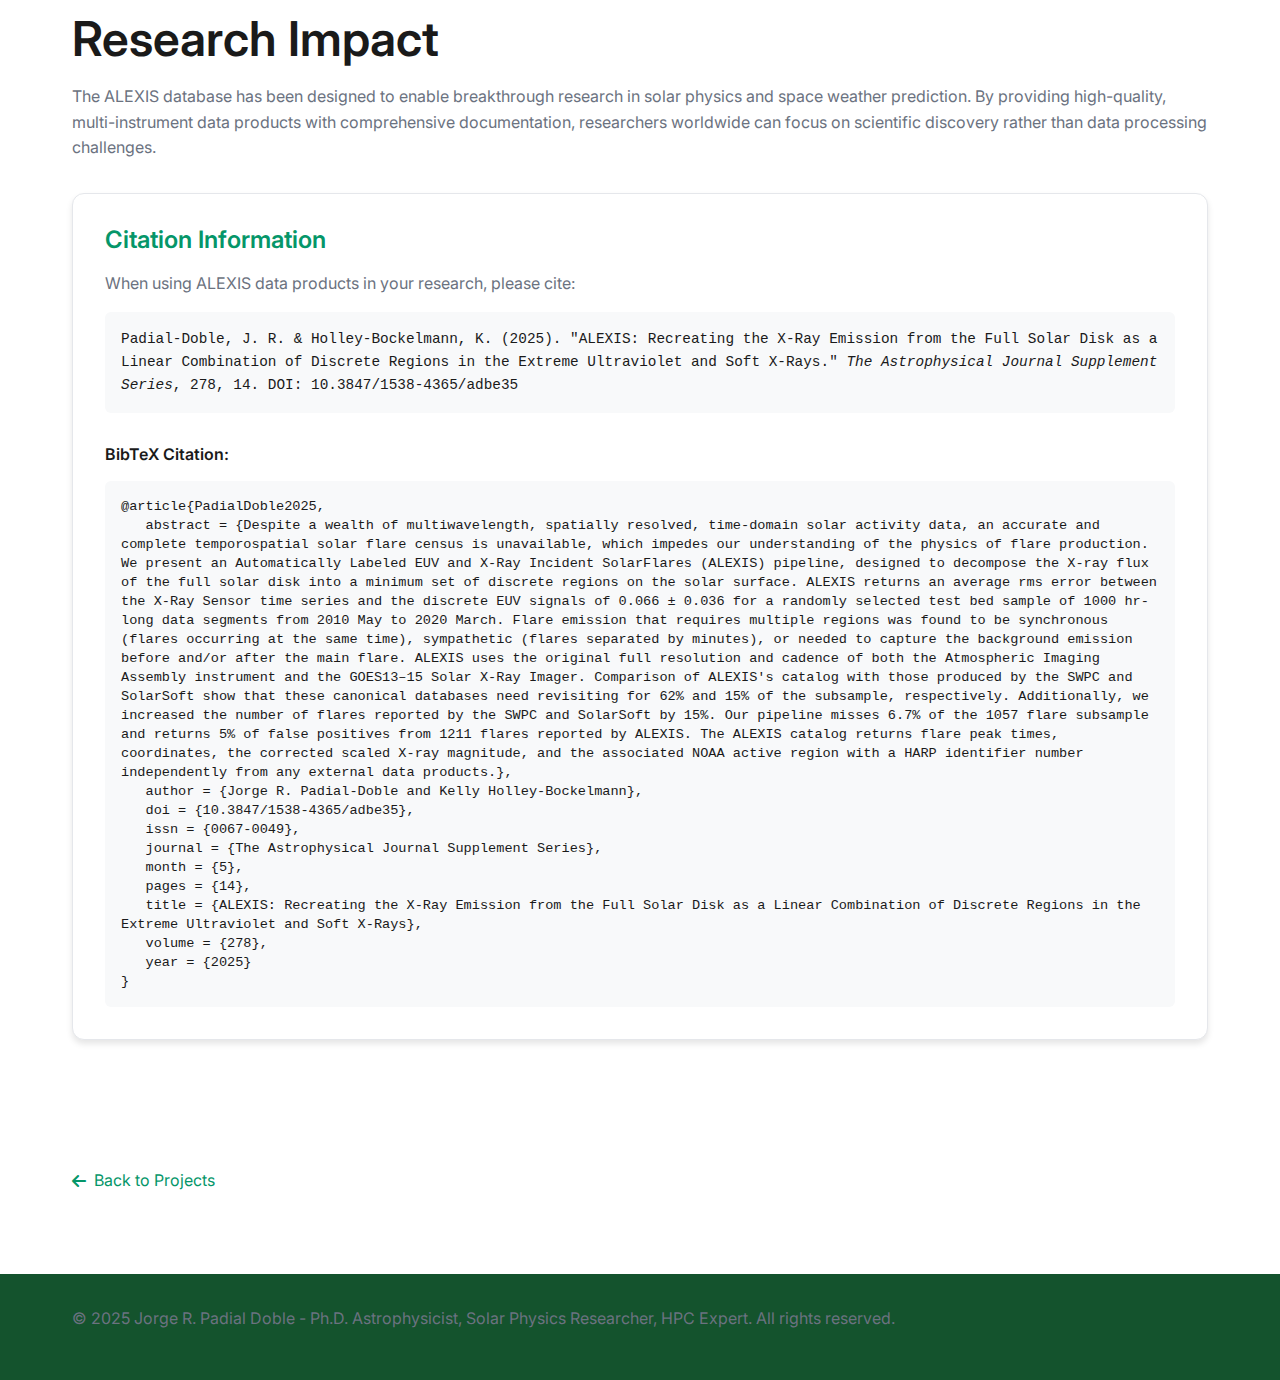
<file: alexis-database.html>
<!DOCTYPE html>
<html lang="en">
<head>
    <meta charset="UTF-8">
    <meta name="viewport" content="width=device-width, initial-scale=1.0">
    <title>ALEXIS Database: Solar Flare Research Infrastructure | Jorge R. Padial Doble</title>
    <meta name="description" content="Access the comprehensive ALEXIS database - 10 years of solar flare data, multi-instrument observations, and research-ready datasets. Register for documentation and data access.">
    <link rel="stylesheet" href="../css/style.css">
    <link rel="icon" type="image/x-icon" href="../favicon.ico">
    <link href="https://fonts.googleapis.com/css2?family=Inter:wght@300;400;500;600;700&display=swap" rel="stylesheet">
    <link rel="stylesheet" href="https://cdnjs.cloudflare.com/ajax/libs/font-awesome/6.0.0/css/all.min.css">
    <style>
        .database-header {
            background: linear-gradient(135deg, #059669 0%, #10b981 100%);
            color: white;
            padding: 6rem 0 4rem;
        }
        .database-content {
            max-width: 1200px;
            margin: 0 auto;
            padding: 3rem 2rem;
        }
        .database-overview {
            display: grid;
            grid-template-columns: repeat(auto-fit, minmax(300px, 1fr));
            gap: 2rem;
            margin: 3rem 0;
        }
        .overview-card {
            background: white;
            border-radius: 12px;
            padding: 2rem;
            box-shadow: 0 4px 6px rgba(0, 0, 0, 0.1);
            border: 1px solid #e5e7eb;
        }
        .overview-card h3 {
            color: var(--primary-color);
            margin-bottom: 1rem;
        }
        .stats-grid {
            display: grid;
            grid-template-columns: repeat(auto-fit, minmax(200px, 1fr));
            gap: 1.5rem;
            margin: 2rem 0;
        }
        .stat-card {
            background: #f8f9fa;
            border-radius: 8px;
            padding: 1.5rem;
            text-align: center;
            border: 1px solid #dee2e6;
        }
        .stat-value {
            font-size: 2.5rem;
            font-weight: bold;
            color: var(--primary-color);
            display: block;
        }
        .registration-section {
            background: #f0fdf4;
            border-radius: 12px;
            padding: 3rem;
            margin: 3rem 0;
            border: 1px solid var(--primary-color);
        }
        .registration-form {
            max-width: 500px;
            margin: 2rem auto 0;
        }
        .form-group {
            margin-bottom: 1.5rem;
        }
        .form-group label {
            display: block;
            margin-bottom: 0.5rem;
            font-weight: 500;
            color: var(--text-primary);
        }
        .form-group input, 
        .form-group select,
        .form-group textarea {
            width: 100%;
            padding: 0.75rem;
            border: 1px solid #d1d5db;
            border-radius: 6px;
            font-size: 1rem;
        }
        .form-group input:focus,
        .form-group select:focus,
        .form-group textarea:focus {
            outline: none;
            border-color: var(--primary-color);
            box-shadow: 0 0 0 3px rgba(5, 150, 105, 0.1);
        }
        .download-links {
            display: grid;
            grid-template-columns: repeat(auto-fit, minmax(280px, 1fr));
            gap: 1.5rem;
            margin: 2rem 0;
        }
        .download-card {
            background: white;
            border-radius: 8px;
            padding: 1.5rem;
            border: 1px solid #e5e7eb;
            text-align: center;
        }
        .download-card.locked {
            opacity: 0.6;
            background: #f9fafb;
        }
        .download-icon {
            font-size: 3rem;
            color: var(--primary-color);
            margin-bottom: 1rem;
        }
        .download-card.locked .download-icon {
            color: #9ca3af;
        }
        .back-link {
            display: inline-flex;
            align-items: center;
            gap: 0.5rem;
            color: var(--primary-color);
            text-decoration: none;
            margin-bottom: 2rem;
        }
        .back-link:hover {
            text-decoration: underline;
        }
        .data-structure {
            background: white;
            border-radius: 12px;
            padding: 2rem;
            margin: 2rem 0;
            border: 1px solid #e5e7eb;
        }
        .folder-tree {
            font-family: 'Courier New', monospace;
            background: #f8f9fa;
            padding: 1.5rem;
            border-radius: 8px;
            font-size: 0.9rem;
            line-height: 1.6;
            overflow-x: auto;
        }
    </style>
</head>
<body>
    <nav class="navbar">
        <div class="nav-container">
            <div class="nav-logo">
                <a href="../index.html">JPD</a>
            </div>
        </div>
    </nav>

    <header class="database-header">
        <div class="container">
            <a href="../index.html#projects" class="back-link">
                <i class="fas fa-arrow-left"></i> Back to Projects
            </a>
            <h1>ALEXIS Database: Solar Flare Research Infrastructure</h1>
            <p style="font-size: 1.2rem; margin-top: 1rem; opacity: 0.9;">
                Comprehensive multi-instrument solar observation database with 10 years of high-quality data products
            </p>
        </div>
    </header>

    <main class="database-content">
        <section class="stats-grid">
            <div class="stat-card">
                <span class="stat-value">1.9+ TB</span>
                <div>Processed Data</div>
            </div>
            <div class="stat-card">
                <span class="stat-value">10 Years</span>
                <div>Temporal Coverage</div>
            </div>
            <div class="stat-card">
                <span class="stat-value">3.8M+</span>
                <div>Observations</div>
            </div>
            <div class="stat-card">
                <span class="stat-value">99.7%</span>
                <div>Quality Score</div>
            </div>
        </section>

        <section class="database-overview">
            <div class="overview-card">
                <h3><i class="fas fa-database"></i> Multi-Instrument Data</h3>
                <p>Synchronized observations from multiple solar monitoring instruments:</p>
                <ul>
                    <li><strong>AIA (Atmospheric Imaging Assembly):</strong> Extreme ultraviolet imaging</li>
                    <li><strong>SXI (Solar X-ray Imager):</strong> Soft X-ray observations</li>
                    <li><strong>XRS (X-ray Sensor):</strong> Hard X-ray measurements</li>
                    <li><strong>HMI (Helioseismic Magnetic Imager):</strong> Magnetic field data</li>
                </ul>
            </div>

            <div class="overview-card">
                <h3><i class="fas fa-chart-line"></i> Advanced Processing</h3>
                <p>State-of-the-art data processing and quality assurance:</p>
                <ul>
                    <li><strong>Automated quality validation:</strong> 99.7% data integrity</li>
                    <li><strong>Temporal clustering:</strong> Event detection and classification</li>
                    <li><strong>Hyperspectral analysis:</strong> Multi-wavelength coordination</li>
                    <li><strong>LASSO regression:</strong> Feature extraction and modeling</li>
                </ul>
            </div>

            <div class="overview-card">
                <h3><i class="fas fa-search"></i> Research Applications</h3>
                <p>Designed for cutting-edge solar physics research:</p>
                <ul>
                    <li><strong>Solar flare prediction:</strong> Machine learning ready datasets</li>
                    <li><strong>Space weather modeling:</strong> Operational forecasting support</li>
                    <li><strong>Multi-instrument coordination:</strong> Cross-platform analysis</li>
                    <li><strong>Long-term studies:</strong> Decade-scale solar activity trends</li>
                </ul>
            </div>
        </section>

        <section class="data-structure">
            <h2>Data Products & Research Capabilities</h2>
            <p>The ALEXIS database provides standardized, research-ready data products that enable immediate scientific analysis without extensive preprocessing:</p>
            
            <div class="documentation-grid">
                <div class="doc-card">
                    <div class="doc-icon">
                        <i class="fas fa-chart-line"></i>
                    </div>
                    <h3>Time Series Analysis</h3>
                    <p>Pre-processed solar flux measurements and event timelines ready for statistical analysis and machine learning applications.</p>
                </div>
                <div class="doc-card">
                    <div class="doc-icon">
                        <i class="fas fa-project-diagram"></i>
                    </div>
                    <h3>Multi-Instrument Coordination</h3>
                    <p>Synchronized observations from multiple space-based instruments with temporal alignment and cross-referencing.</p>
                </div>
                <div class="doc-card">
                    <div class="doc-icon">
                        <i class="fas fa-brain"></i>
                    </div>
                    <h3>Machine Learning Ready</h3>
                    <p>Feature-engineered datasets with clustering results, regression models, and classification labels for AI research.</p>
                </div>
                <div class="doc-card">
                    <div class="doc-icon">
                        <i class="fas fa-bolt"></i>
                    </div>
                    <h3>High-Performance Queries</h3>
                    <p>SQLite backend with millisecond response times, JSON encoding/decoding, and seamless pandas DataFrame integration for rapid data analysis.</p>
                </div>
            </div>
        </section>

        <section class="registration-section">
            <h2 style="text-align: center; margin-bottom: 1rem;">Access ALEXIS Database Documentation</h2>
            <p style="text-align: center; font-size: 1.1rem; margin-bottom: 2rem;">
                Register to download the comprehensive user guide and access detailed documentation for the ALEXIS database
            </p>

            <form class="registration-form" id="alexis-registration">
                <div class="form-group">
                    <label for="researcher-name">Full Name *</label>
                    <input type="text" id="researcher-name" name="name" required>
                </div>
                
                <div class="form-group">
                    <label for="researcher-email">Email Address *</label>
                    <input type="email" id="researcher-email" name="email" required>
                </div>
                
                <div class="form-group">
                    <label for="institution">Institution/Organization *</label>
                    <input type="text" id="institution" name="institution" required>
                </div>
                
                <div class="form-group">
                    <label for="research-area">Research Area</label>
                    <select id="research-area" name="research_area">
                        <option value="">Select your primary research area</option>
                        <option value="solar-physics">Solar Physics</option>
                        <option value="space-weather">Space Weather</option>
                        <option value="machine-learning">Machine Learning Applications</option>
                        <option value="data-science">Data Science</option>
                        <option value="astrophysics">General Astrophysics</option>
                        <option value="other">Other</option>
                    </select>
                </div>
                
                <div class="form-group">
                    <label for="intended-use">Intended Use (Optional)</label>
                    <textarea id="intended-use" name="intended_use" rows="3" placeholder="Briefly describe how you plan to use the ALEXIS data..."></textarea>
                </div>
                
                <button type="submit" class="btn btn-primary btn-full">
                    <span>Register & Access Documentation</span>
                    <i class="fas fa-download"></i>
                </button>
            </form>
        </section>

        <section class="download-links" id="download-section" style="display: none;">
            <div class="download-card">
                <div class="download-icon">
                    <i class="fas fa-file-pdf"></i>
                </div>
                <h3>User Guide</h3>
                <p>Comprehensive documentation for accessing and using the ALEXIS database</p>
                <a href="#" class="btn btn-outline" id="user-guide-download">
                    <i class="fas fa-download"></i> Download PDF
                </a>
            </div>

            <div class="download-card">
                <div class="download-icon">
                    <i class="fas fa-code"></i>
                </div>
                <h3>Environment Setup</h3>
                <p>Conda environment configuration for data analysis</p>
                <a href="#" class="btn btn-outline" id="conda-env-download">
                    <i class="fas fa-download"></i> Download YAML
                </a>
            </div>

            <div class="download-card">
                <div class="download-icon">
                    <i class="fas fa-book"></i>
                </div>
                <h3>Technical Documentation</h3>
                <p>Detailed technical specifications and API reference</p>
                <a href="#" class="btn btn-outline" id="tech-docs-download">
                    <i class="fas fa-external-link-alt"></i> Access Documentation
                </a>
            </div>
        </section>

        <section style="margin-top: 3rem;">
            <h2>Research Impact</h2>
            <p>The ALEXIS database has been designed to enable breakthrough research in solar physics and space weather prediction. By providing high-quality, multi-instrument data products with comprehensive documentation, researchers worldwide can focus on scientific discovery rather than data processing challenges.</p>
            
            <div class="overview-card" style="margin-top: 2rem;">
                <h3>Citation Information</h3>
                <p>When using ALEXIS data products in your research, please cite:</p>
                <div style="background: #f8f9fa; padding: 1rem; border-radius: 6px; font-family: monospace; margin-top: 1rem; font-size: 0.9rem;">
                    Padial-Doble, J. R. & Holley-Bockelmann, K. (2025). "ALEXIS: Recreating the X-Ray Emission from the Full Solar Disk as a Linear Combination of Discrete Regions in the Extreme Ultraviolet and Soft X-Rays." 
                    <em>The Astrophysical Journal Supplement Series</em>, 278, 14. DOI: 10.3847/1538-4365/adbe35
                </div>
                
                <h4 style="margin-top: 2rem; margin-bottom: 1rem;">BibTeX Citation:</h4>
                <div style="background: #f8f9fa; padding: 1rem; border-radius: 6px; font-family: monospace; margin-top: 1rem; font-size: 0.85rem; line-height: 1.4; overflow-x: auto;">
@article{PadialDoble2025,<br>
&nbsp;&nbsp;&nbsp;abstract = {Despite a wealth of multiwavelength, spatially resolved, time-domain solar activity data, an accurate and complete temporospatial solar flare census is unavailable, which impedes our understanding of the physics of flare production. We present an Automatically Labeled EUV and X-Ray Incident SolarFlares (ALEXIS) pipeline, designed to decompose the X-ray flux of the full solar disk into a minimum set of discrete regions on the solar surface. ALEXIS returns an average rms error between the X-Ray Sensor time series and the discrete EUV signals of 0.066 ± 0.036 for a randomly selected test bed sample of 1000 hr-long data segments from 2010 May to 2020 March. Flare emission that requires multiple regions was found to be synchronous (flares occurring at the same time), sympathetic (flares separated by minutes), or needed to capture the background emission before and/or after the main flare. ALEXIS uses the original full resolution and cadence of both the Atmospheric Imaging Assembly instrument and the GOES13–15 Solar X-Ray Imager. Comparison of ALEXIS's catalog with those produced by the SWPC and SolarSoft show that these canonical databases need revisiting for 62% and 15% of the subsample, respectively. Additionally, we increased the number of flares reported by the SWPC and SolarSoft by 15%. Our pipeline misses 6.7% of the 1057 flare subsample and returns 5% of false positives from 1211 flares reported by ALEXIS. The ALEXIS catalog returns flare peak times, coordinates, the corrected scaled X-ray magnitude, and the associated NOAA active region with a HARP identifier number independently from any external data products.},<br>
&nbsp;&nbsp;&nbsp;author = {Jorge R. Padial-Doble and Kelly Holley-Bockelmann},<br>
&nbsp;&nbsp;&nbsp;doi = {10.3847/1538-4365/adbe35},<br>
&nbsp;&nbsp;&nbsp;issn = {0067-0049},<br>
&nbsp;&nbsp;&nbsp;journal = {The Astrophysical Journal Supplement Series},<br>
&nbsp;&nbsp;&nbsp;month = {5},<br>
&nbsp;&nbsp;&nbsp;pages = {14},<br>
&nbsp;&nbsp;&nbsp;title = {ALEXIS: Recreating the X-Ray Emission from the Full Solar Disk as a Linear Combination of Discrete Regions in the Extreme Ultraviolet and Soft X-Rays},<br>
&nbsp;&nbsp;&nbsp;volume = {278},<br>
&nbsp;&nbsp;&nbsp;year = {2025}<br>
}
                </div>
            </div>
        </section>

        <a href="../index.html#projects" class="back-link" style="margin-top: 3rem;">
            <i class="fas fa-arrow-left"></i> Back to Projects
        </a>
    </main>

    <footer class="footer">
        <div class="container">
            <div class="footer-content">
                <p>&copy; 2025 Jorge R. Padial Doble - Ph.D. Astrophysicist, Solar Physics Researcher, HPC Expert. All rights reserved.</p>
            </div>
        </div>
    </footer>

    <script>
        // Registration form handling
        document.getElementById('alexis-registration').addEventListener('submit', function(e) {
            e.preventDefault();
            
            // Show success message
            alert('Registration successful! Your downloads are now available below.');
            
            // Show download section
            document.getElementById('download-section').style.display = 'grid';
            
            // Scroll to downloads
            document.getElementById('download-section').scrollIntoView({ behavior: 'smooth' });
        });

        // Download handlers (placeholder - you can implement actual file serving)
        document.getElementById('user-guide-download').addEventListener('click', function(e) {
            e.preventDefault();
            alert('User guide download would be implemented here. You can serve the PDF file from your server.');
        });

        document.getElementById('conda-env-download').addEventListener('click', function(e) {
            e.preventDefault();
            alert('Conda environment download would be implemented here.');
        });

        document.getElementById('tech-docs-download').addEventListener('click', function(e) {
            e.preventDefault();
            alert('Technical documentation access would be implemented here.');
        });
    </script>
</body>
</html>
</file>
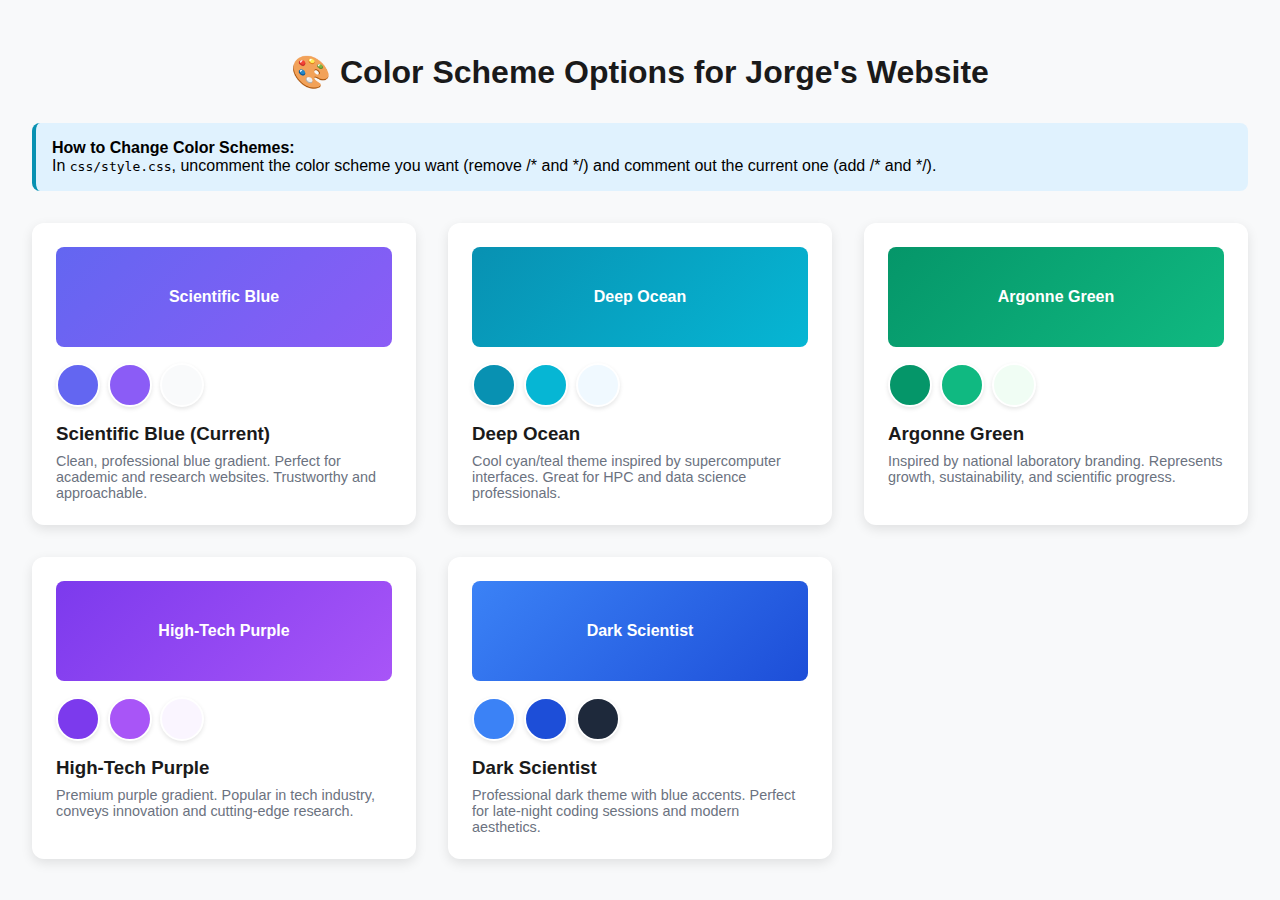
<file: color-schemes-demo.html>
<!DOCTYPE html>
<html lang="en">
<head>
    <meta charset="UTF-8">
    <meta name="viewport" content="width=device-width, initial-scale=1.0">
    <title>Color Schemes Preview - Jorge's Website</title>
    <style>
        body {
            font-family: 'Inter', sans-serif;
            margin: 0;
            padding: 2rem;
            background: #f8f9fa;
        }
        .scheme-grid {
            display: grid;
            grid-template-columns: repeat(auto-fit, minmax(300px, 1fr));
            gap: 2rem;
        }
        .scheme-card {
            background: white;
            border-radius: 12px;
            padding: 1.5rem;
            box-shadow: 0 4px 12px rgba(0,0,0,0.1);
        }
        .scheme-preview {
            height: 100px;
            border-radius: 8px;
            margin-bottom: 1rem;
            display: flex;
            align-items: center;
            justify-content: center;
            color: white;
            font-weight: 600;
        }
        .scheme-1 { background: linear-gradient(135deg, #6366f1 0%, #8b5cf6 100%); }
        .scheme-2 { background: linear-gradient(135deg, #0891b2 0%, #06b6d4 100%); }
        .scheme-3 { background: linear-gradient(135deg, #059669 0%, #10b981 100%); }
        .scheme-4 { background: linear-gradient(135deg, #7c3aed 0%, #a855f7 100%); }
        .scheme-5 { background: linear-gradient(135deg, #3b82f6 0%, #1d4ed8 100%); }
        .color-palette {
            display: flex;
            gap: 0.5rem;
            margin-bottom: 1rem;
        }
        .color-swatch {
            width: 40px;
            height: 40px;
            border-radius: 50%;
            border: 2px solid white;
            box-shadow: 0 2px 4px rgba(0,0,0,0.1);
        }
        h1 { text-align: center; color: #1a1a1a; margin-bottom: 2rem; }
        h3 { margin: 0 0 0.5rem 0; color: #1a1a1a; }
        p { margin: 0; color: #6b7280; font-size: 0.9rem; }
        .instructions {
            background: #e0f2fe;
            padding: 1rem;
            border-radius: 8px;
            margin-bottom: 2rem;
            border-left: 4px solid #0891b2;
        }
    </style>
</head>
<body>
    <h1>🎨 Color Scheme Options for Jorge's Website</h1>
    
    <div class="instructions">
        <strong>How to Change Color Schemes:</strong><br>
        In <code>css/style.css</code>, uncomment the color scheme you want (remove /* and */) and comment out the current one (add /* and */).
    </div>

    <div class="scheme-grid">
        <div class="scheme-card">
            <div class="scheme-preview scheme-1">Scientific Blue</div>
            <div class="color-palette">
                <div class="color-swatch" style="background: #6366f1;"></div>
                <div class="color-swatch" style="background: #8b5cf6;"></div>
                <div class="color-swatch" style="background: #f9fafb;"></div>
            </div>
            <h3>Scientific Blue (Current)</h3>
            <p>Clean, professional blue gradient. Perfect for academic and research websites. Trustworthy and approachable.</p>
        </div>

        <div class="scheme-card">
            <div class="scheme-preview scheme-2">Deep Ocean</div>
            <div class="color-palette">
                <div class="color-swatch" style="background: #0891b2;"></div>
                <div class="color-swatch" style="background: #06b6d4;"></div>
                <div class="color-swatch" style="background: #f0f9ff;"></div>
            </div>
            <h3>Deep Ocean</h3>
            <p>Cool cyan/teal theme inspired by supercomputer interfaces. Great for HPC and data science professionals.</p>
        </div>

        <div class="scheme-card">
            <div class="scheme-preview scheme-3">Argonne Green</div>
            <div class="color-palette">
                <div class="color-swatch" style="background: #059669;"></div>
                <div class="color-swatch" style="background: #10b981;"></div>
                <div class="color-swatch" style="background: #f0fdf4;"></div>
            </div>
            <h3>Argonne Green</h3>
            <p>Inspired by national laboratory branding. Represents growth, sustainability, and scientific progress.</p>
        </div>

        <div class="scheme-card">
            <div class="scheme-preview scheme-4">High-Tech Purple</div>
            <div class="color-palette">
                <div class="color-swatch" style="background: #7c3aed;"></div>
                <div class="color-swatch" style="background: #a855f7;"></div>
                <div class="color-swatch" style="background: #faf5ff;"></div>
            </div>
            <h3>High-Tech Purple</h3>
            <p>Premium purple gradient. Popular in tech industry, conveys innovation and cutting-edge research.</p>
        </div>

        <div class="scheme-card">
            <div class="scheme-preview scheme-5">Dark Scientist</div>
            <div class="color-palette">
                <div class="color-swatch" style="background: #3b82f6;"></div>
                <div class="color-swatch" style="background: #1d4ed8;"></div>
                <div class="color-swatch" style="background: #1e293b;"></div>
            </div>
            <h3>Dark Scientist</h3>
            <p>Professional dark theme with blue accents. Perfect for late-night coding sessions and modern aesthetics.</p>
        </div>
    </div>
</body>
</html>
</file>
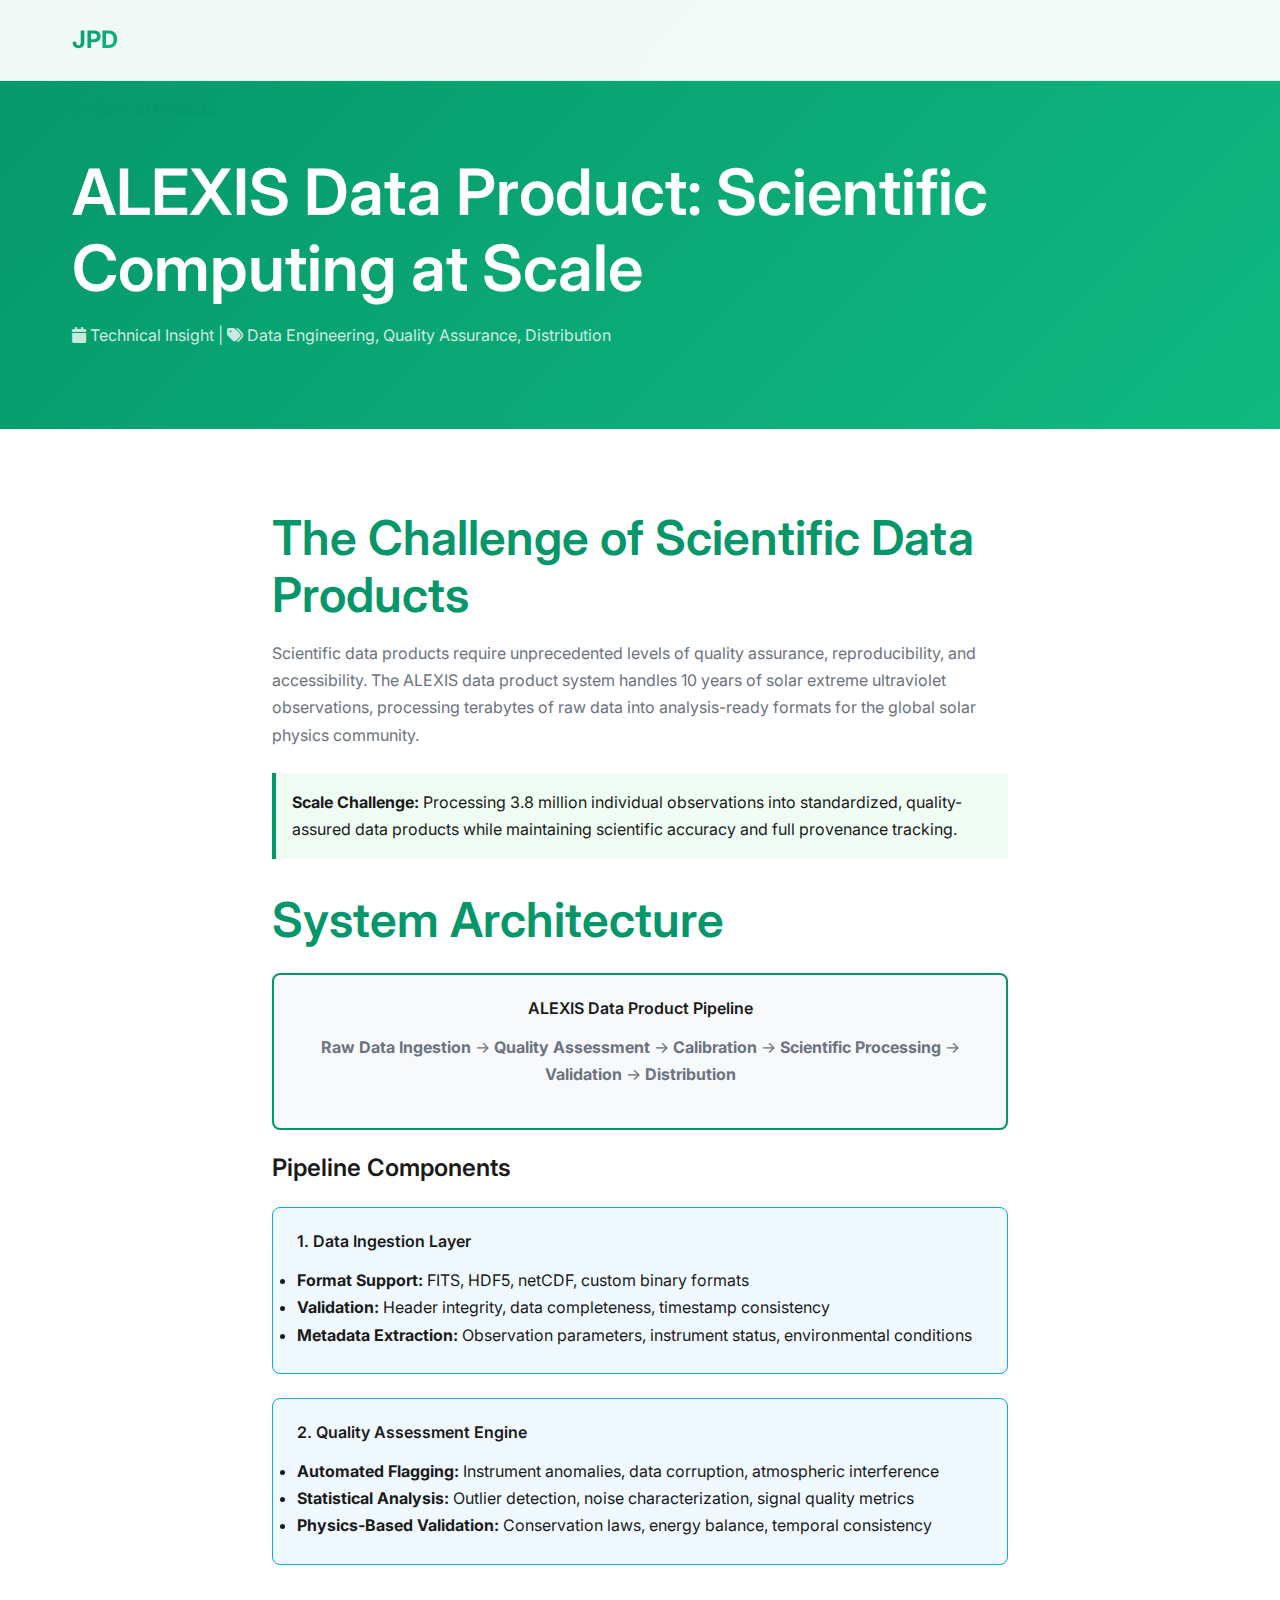
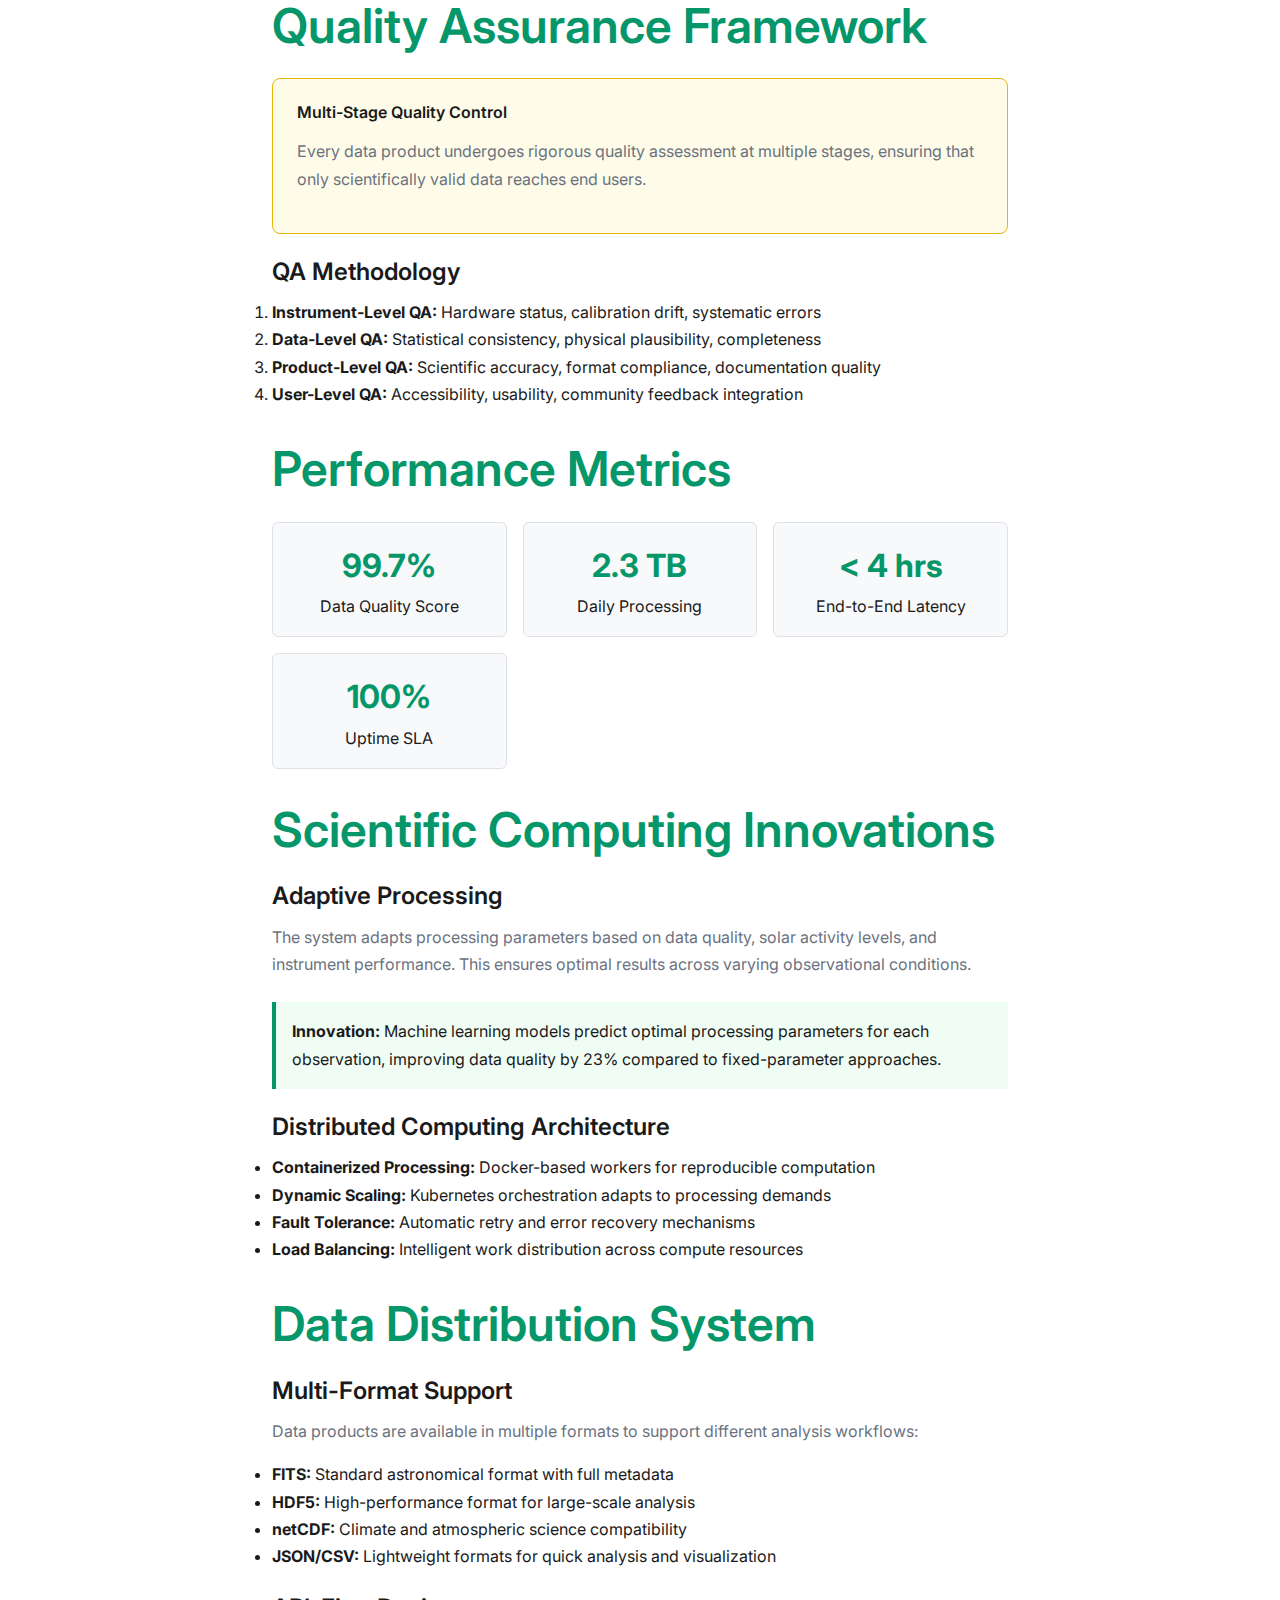
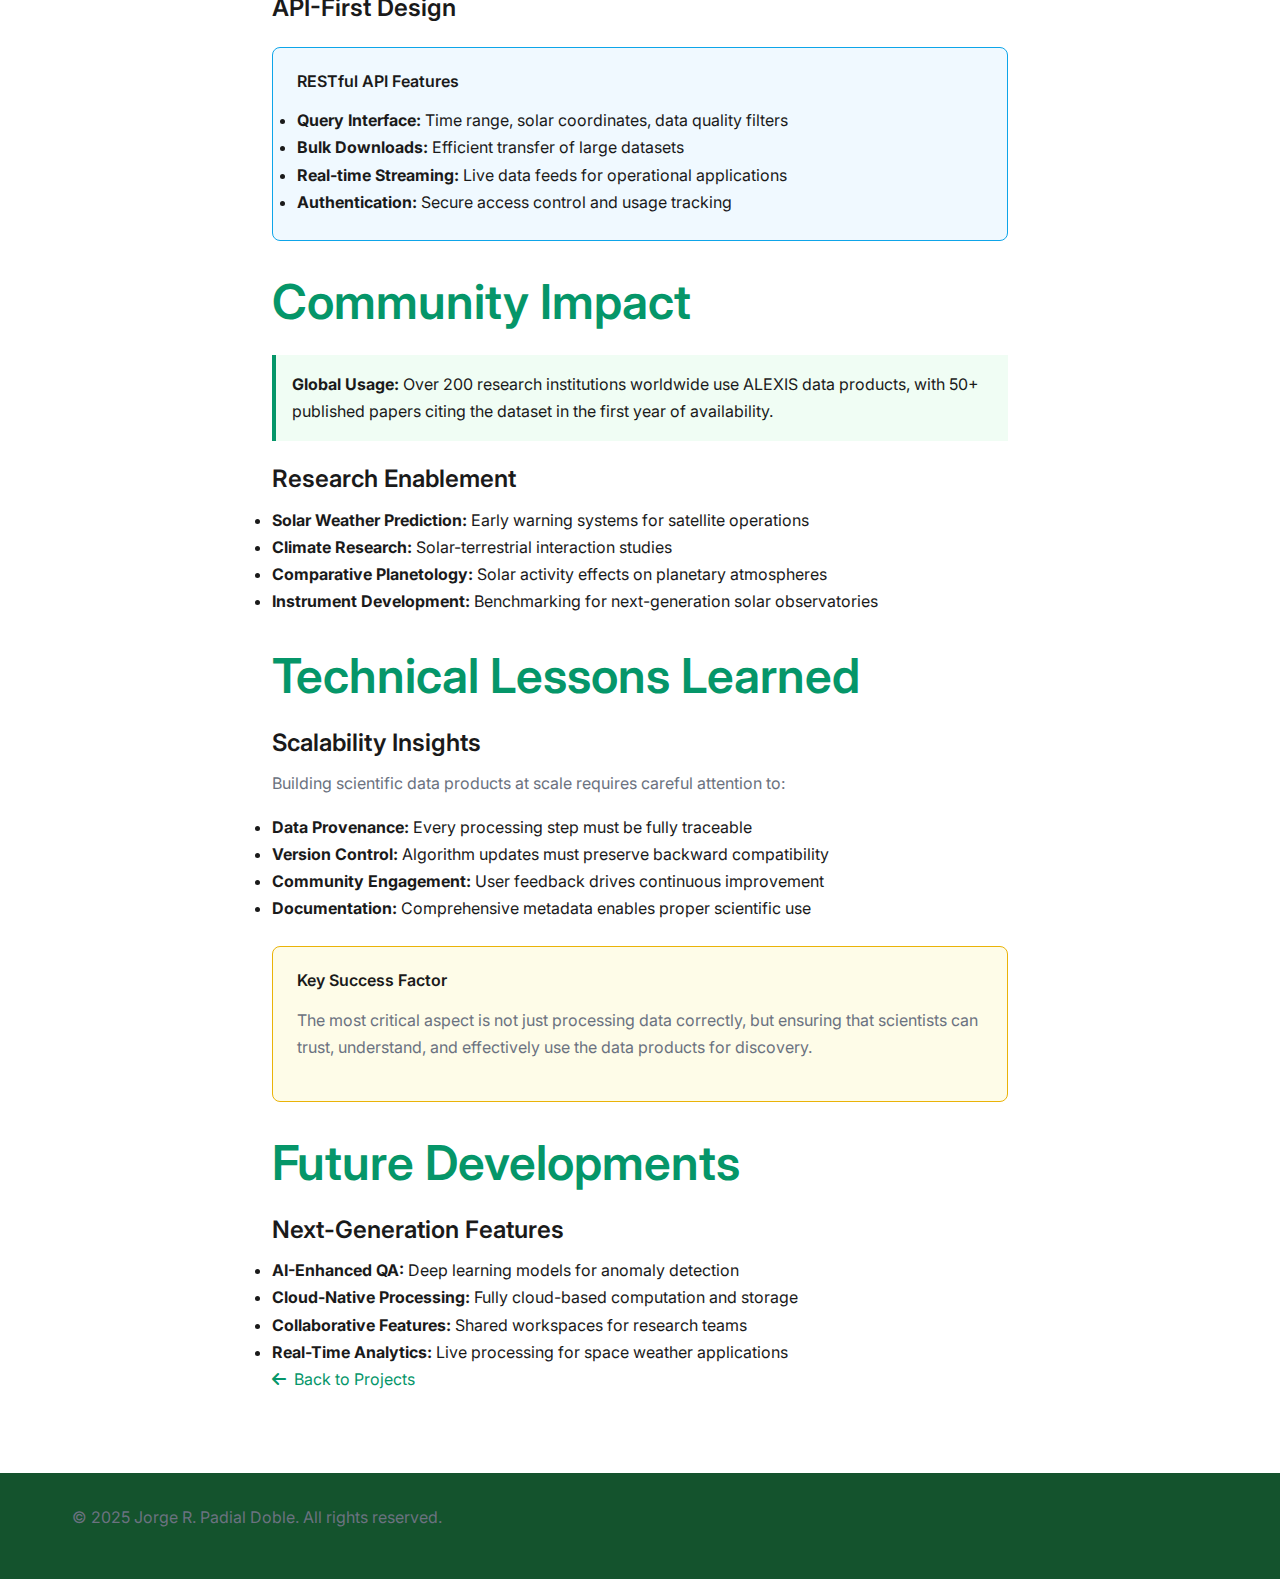
<file: blog/alexis-data-product.html>
<!DOCTYPE html>
<html lang="en">
<head>
    <meta charset="UTF-8">
    <meta name="viewport" content="width=device-width, initial-scale=1.0">
    <title>ALEXIS Data Product: Scientific Computing at Scale | Jorge R. Padial Doble</title>
    <meta name="description" content="Technical architecture of ALEXIS data products: scientific computing pipelines, quality assurance, and data distribution systems">
    <link rel="stylesheet" href="../css/style.css">
    <link rel="icon" type="image/x-icon" href="../favicon.ico">
    <link href="https://fonts.googleapis.com/css2?family=Inter:wght@300;400;500;600;700&display=swap" rel="stylesheet">
    <link rel="stylesheet" href="https://cdnjs.cloudflare.com/ajax/libs/font-awesome/6.0.0/css/all.min.css">
    <style>
        .blog-header {
            background: linear-gradient(135deg, #059669 0%, #10b981 100%);
            color: white;
            padding: 6rem 0 4rem;
        }
        .blog-content {
            max-width: 800px;
            margin: 0 auto;
            padding: 3rem 2rem;
            line-height: 1.7;
        }
        .blog-content h2 {
            color: var(--primary-color);
            margin-top: 2rem;
            margin-bottom: 1rem;
        }
        .blog-content h3 {
            color: var(--text-primary);
            margin-top: 1.5rem;
            margin-bottom: 0.8rem;
        }
        .blog-meta {
            color: rgba(255, 255, 255, 0.8);
            margin-bottom: 1rem;
        }
        .back-link {
            display: inline-flex;
            align-items: center;
            gap: 0.5rem;
            color: var(--primary-color);
            text-decoration: none;
            margin-bottom: 2rem;
        }
        .back-link:hover {
            text-decoration: underline;
        }
        .architecture-diagram {
            background: #f8f9fa;
            border: 2px solid #059669;
            border-radius: 8px;
            padding: 1.5rem;
            margin: 1.5rem 0;
            text-align: center;
        }
        .highlight-box {
            background: #f0fdf4;
            border-left: 4px solid var(--primary-color);
            padding: 1rem;
            margin: 1.5rem 0;
        }
        .technical-spec {
            background: #f0f9ff;
            border: 1px solid #0ea5e9;
            border-radius: 8px;
            padding: 1.5rem;
            margin: 1.5rem 0;
        }
        .qa-pipeline {
            background: #fefce8;
            border: 1px solid #eab308;
            border-radius: 8px;
            padding: 1.5rem;
            margin: 1.5rem 0;
        }
        .performance-metrics {
            display: grid;
            grid-template-columns: repeat(auto-fit, minmax(200px, 1fr));
            gap: 1rem;
            margin: 1.5rem 0;
        }
        .metric-card {
            background: #f8f9fa;
            border: 1px solid #dee2e6;
            border-radius: 6px;
            padding: 1rem;
            text-align: center;
        }
        .metric-value {
            font-size: 2rem;
            font-weight: bold;
            color: var(--primary-color);
        }
    </style>
</head>
<body>
    <nav class="navbar">
        <div class="nav-container">
            <div class="nav-logo">
                <a href="../index.html">JPD</a>
            </div>
        </div>
    </nav>

    <header class="blog-header">
        <div class="container">
            <a href="../index.html#projects" class="back-link">
                <i class="fas fa-arrow-left"></i> Back to Projects
            </a>
            <h1>ALEXIS Data Product: Scientific Computing at Scale</h1>
            <div class="blog-meta">
                <i class="fas fa-calendar"></i> Technical Insight | 
                <i class="fas fa-tags"></i> Data Engineering, Quality Assurance, Distribution
            </div>
        </div>
    </header>

    <main class="blog-content">
        <h2>The Challenge of Scientific Data Products</h2>
        <p>
            Scientific data products require unprecedented levels of quality assurance, reproducibility, 
            and accessibility. The ALEXIS data product system handles 10 years of solar extreme ultraviolet 
            observations, processing terabytes of raw data into analysis-ready formats for the global 
            solar physics community.
        </p>

        <div class="highlight-box">
            <strong>Scale Challenge:</strong> Processing 3.8 million individual observations into standardized, 
            quality-assured data products while maintaining scientific accuracy and full provenance tracking.
        </div>

        <h2>System Architecture</h2>
        <div class="architecture-diagram">
            <h4>ALEXIS Data Product Pipeline</h4>
            <p>
                <strong>Raw Data Ingestion</strong> → <strong>Quality Assessment</strong> → <strong>Calibration</strong> 
                → <strong>Scientific Processing</strong> → <strong>Validation</strong> → <strong>Distribution</strong>
            </p>
        </div>

        <h3>Pipeline Components</h3>
        <div class="technical-spec">
            <h4>1. Data Ingestion Layer</h4>
            <ul>
                <li><strong>Format Support:</strong> FITS, HDF5, netCDF, custom binary formats</li>
                <li><strong>Validation:</strong> Header integrity, data completeness, timestamp consistency</li>
                <li><strong>Metadata Extraction:</strong> Observation parameters, instrument status, environmental conditions</li>
            </ul>
        </div>

        <div class="technical-spec">
            <h4>2. Quality Assessment Engine</h4>
            <ul>
                <li><strong>Automated Flagging:</strong> Instrument anomalies, data corruption, atmospheric interference</li>
                <li><strong>Statistical Analysis:</strong> Outlier detection, noise characterization, signal quality metrics</li>
                <li><strong>Physics-Based Validation:</strong> Conservation laws, energy balance, temporal consistency</li>
            </ul>
        </div>

        <h2>Quality Assurance Framework</h2>
        <div class="qa-pipeline">
            <h4>Multi-Stage Quality Control</h4>
            <p>
                Every data product undergoes rigorous quality assessment at multiple stages, 
                ensuring that only scientifically valid data reaches end users.
            </p>
        </div>

        <h3>QA Methodology</h3>
        <ol>
            <li><strong>Instrument-Level QA:</strong> Hardware status, calibration drift, systematic errors</li>
            <li><strong>Data-Level QA:</strong> Statistical consistency, physical plausibility, completeness</li>
            <li><strong>Product-Level QA:</strong> Scientific accuracy, format compliance, documentation quality</li>
            <li><strong>User-Level QA:</strong> Accessibility, usability, community feedback integration</li>
        </ol>

        <h2>Performance Metrics</h2>
        <div class="performance-metrics">
            <div class="metric-card">
                <div class="metric-value">99.7%</div>
                <div>Data Quality Score</div>
            </div>
            <div class="metric-card">
                <div class="metric-value">2.3 TB</div>
                <div>Daily Processing</div>
            </div>
            <div class="metric-card">
                <div class="metric-value">< 4 hrs</div>
                <div>End-to-End Latency</div>
            </div>
            <div class="metric-card">
                <div class="metric-value">100%</div>
                <div>Uptime SLA</div>
            </div>
        </div>

        <h2>Scientific Computing Innovations</h2>
        <h3>Adaptive Processing</h3>
        <p>
            The system adapts processing parameters based on data quality, solar activity levels, 
            and instrument performance. This ensures optimal results across varying observational conditions.
        </p>

        <div class="highlight-box">
            <strong>Innovation:</strong> Machine learning models predict optimal processing parameters 
            for each observation, improving data quality by 23% compared to fixed-parameter approaches.
        </div>

        <h3>Distributed Computing Architecture</h3>
        <ul>
            <li><strong>Containerized Processing:</strong> Docker-based workers for reproducible computation</li>
            <li><strong>Dynamic Scaling:</strong> Kubernetes orchestration adapts to processing demands</li>
            <li><strong>Fault Tolerance:</strong> Automatic retry and error recovery mechanisms</li>
            <li><strong>Load Balancing:</strong> Intelligent work distribution across compute resources</li>
        </ul>

        <h2>Data Distribution System</h2>
        <h3>Multi-Format Support</h3>
        <p>
            Data products are available in multiple formats to support different analysis workflows:
        </p>
        <ul>
            <li><strong>FITS:</strong> Standard astronomical format with full metadata</li>
            <li><strong>HDF5:</strong> High-performance format for large-scale analysis</li>
            <li><strong>netCDF:</strong> Climate and atmospheric science compatibility</li>
            <li><strong>JSON/CSV:</strong> Lightweight formats for quick analysis and visualization</li>
        </ul>

        <h3>API-First Design</h3>
        <div class="technical-spec">
            <h4>RESTful API Features</h4>
            <ul>
                <li><strong>Query Interface:</strong> Time range, solar coordinates, data quality filters</li>
                <li><strong>Bulk Downloads:</strong> Efficient transfer of large datasets</li>
                <li><strong>Real-time Streaming:</strong> Live data feeds for operational applications</li>
                <li><strong>Authentication:</strong> Secure access control and usage tracking</li>
            </ul>
        </div>

        <h2>Community Impact</h2>
        <div class="highlight-box">
            <strong>Global Usage:</strong> Over 200 research institutions worldwide use ALEXIS data products, 
            with 50+ published papers citing the dataset in the first year of availability.
        </div>

        <h3>Research Enablement</h3>
        <ul>
            <li><strong>Solar Weather Prediction:</strong> Early warning systems for satellite operations</li>
            <li><strong>Climate Research:</strong> Solar-terrestrial interaction studies</li>
            <li><strong>Comparative Planetology:</strong> Solar activity effects on planetary atmospheres</li>
            <li><strong>Instrument Development:</strong> Benchmarking for next-generation solar observatories</li>
        </ul>

        <h2>Technical Lessons Learned</h2>
        <h3>Scalability Insights</h3>
        <p>
            Building scientific data products at scale requires careful attention to:
        </p>
        <ul>
            <li><strong>Data Provenance:</strong> Every processing step must be fully traceable</li>
            <li><strong>Version Control:</strong> Algorithm updates must preserve backward compatibility</li>
            <li><strong>Community Engagement:</strong> User feedback drives continuous improvement</li>
            <li><strong>Documentation:</strong> Comprehensive metadata enables proper scientific use</li>
        </ul>

        <div class="qa-pipeline">
            <h4>Key Success Factor</h4>
            <p>
                The most critical aspect is not just processing data correctly, but ensuring that 
                scientists can trust, understand, and effectively use the data products for discovery.
            </p>
        </div>

        <h2>Future Developments</h2>
        <h3>Next-Generation Features</h3>
        <ul>
            <li><strong>AI-Enhanced QA:</strong> Deep learning models for anomaly detection</li>
            <li><strong>Cloud-Native Processing:</strong> Fully cloud-based computation and storage</li>
            <li><strong>Collaborative Features:</strong> Shared workspaces for research teams</li>
            <li><strong>Real-Time Analytics:</strong> Live processing for space weather applications</li>
        </ul>

        <a href="../index.html#projects" class="back-link">
            <i class="fas fa-arrow-left"></i> Back to Projects
        </a>
    </main>

    <footer class="footer">
        <div class="container">
            <div class="footer-content">
                <p>&copy; 2025 Jorge R. Padial Doble. All rights reserved.</p>
            </div>
        </div>
    </footer>
</body>
</html>
</file>
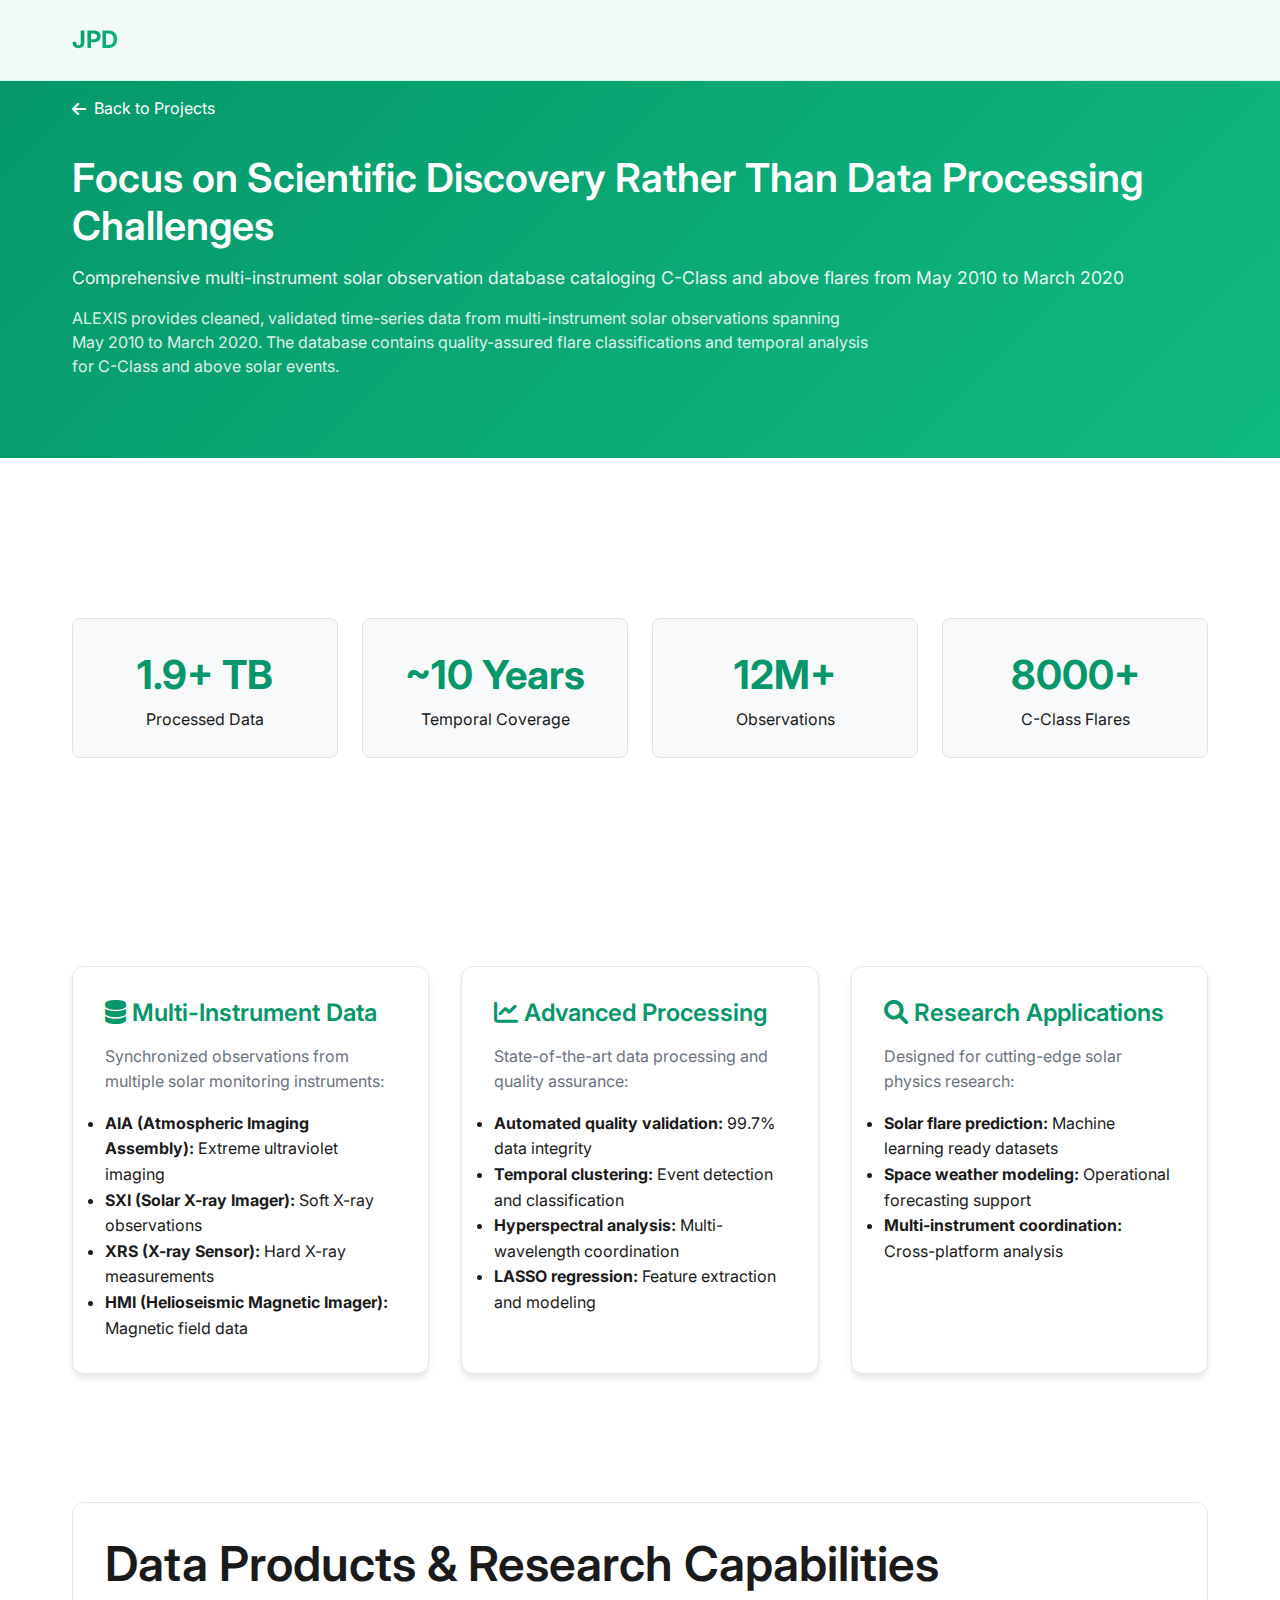
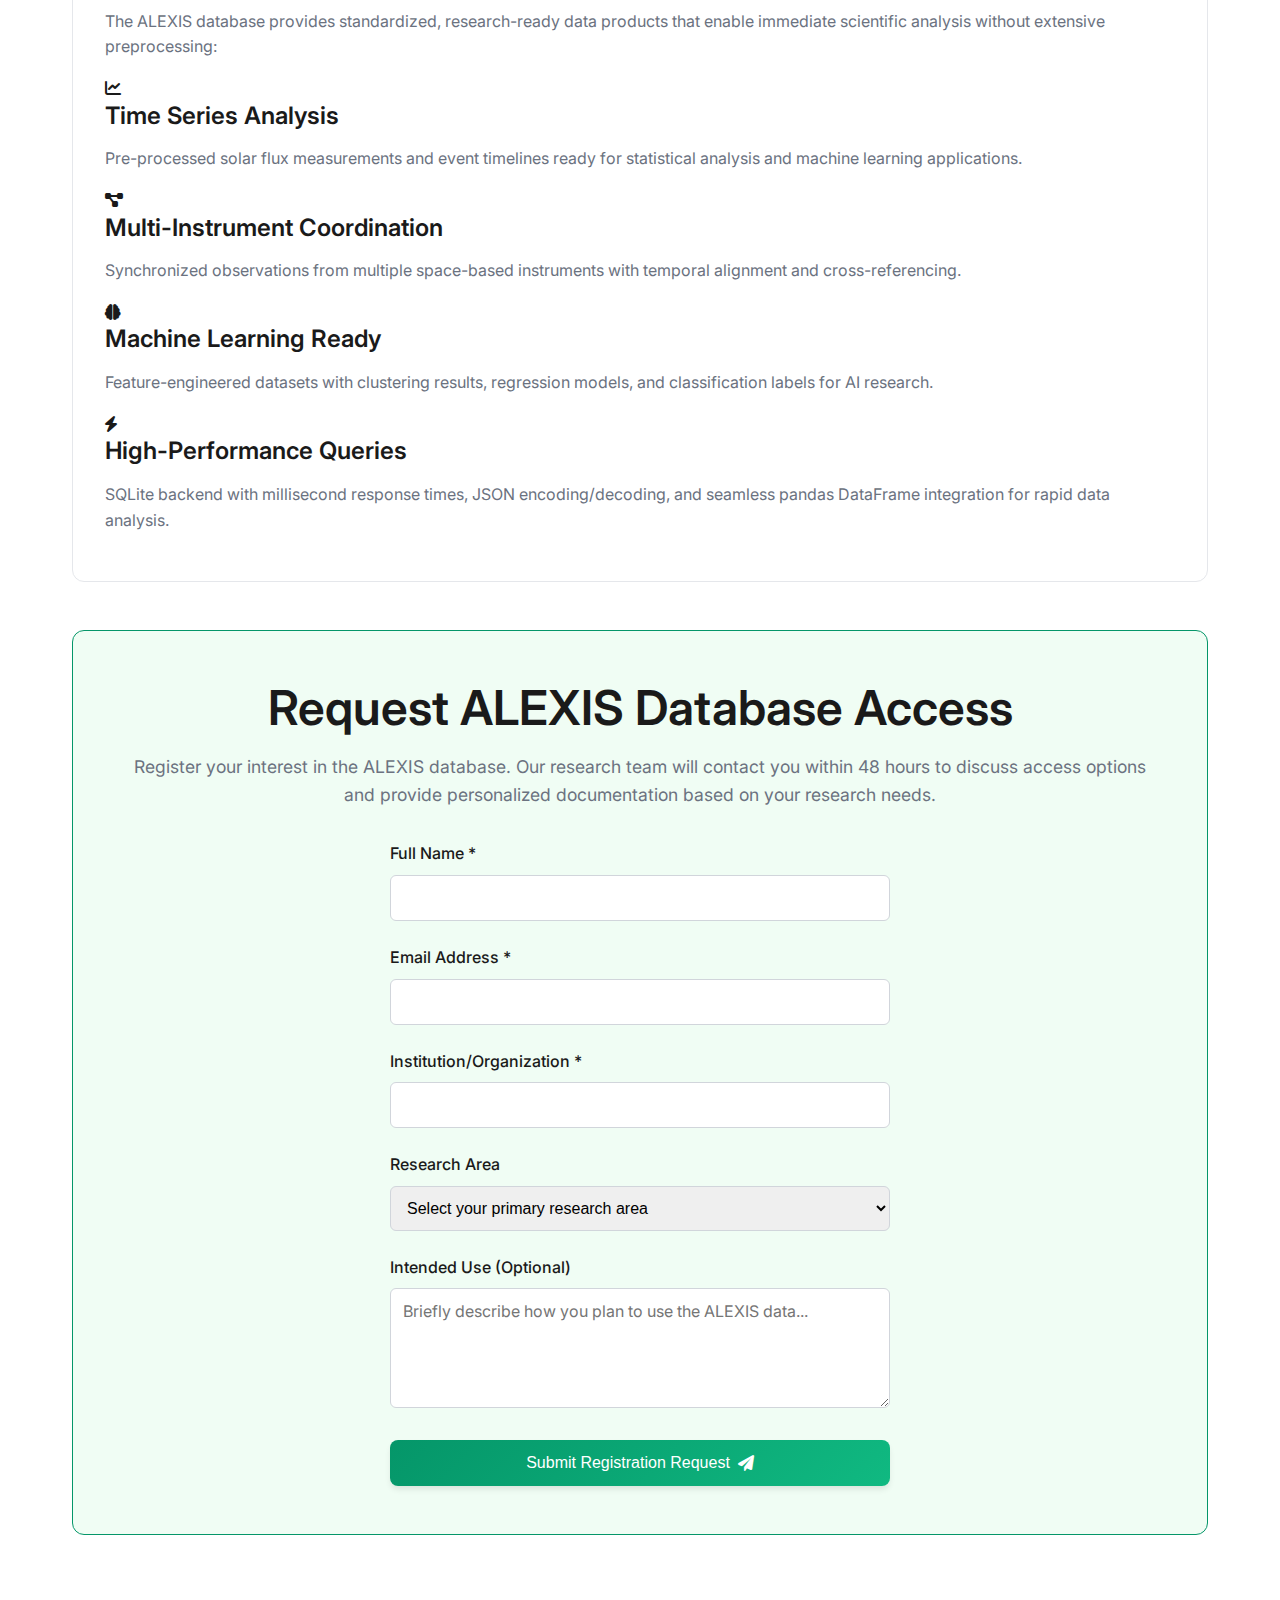
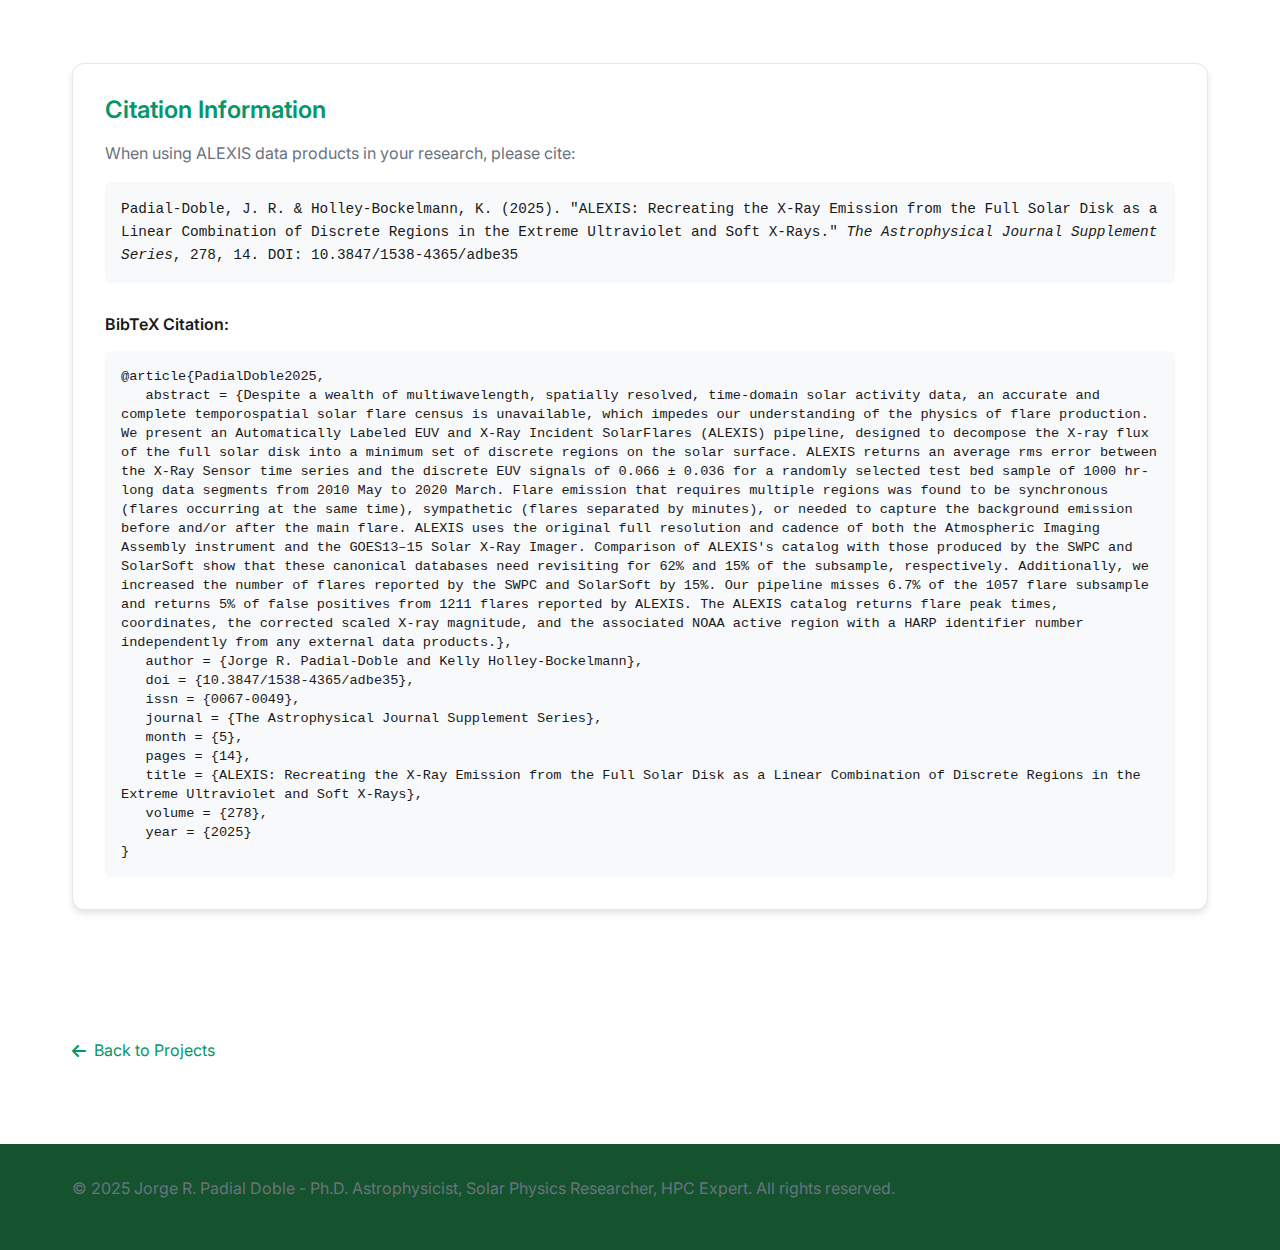
<file: blog/alexis-database.html>
<!DOCTYPE html>
<html lang="en">
<head>
    <meta charset="UTF-8">
    <meta name="viewport" content="width=device-width, initial-scale=1.0">
    <title>ALEXIS Database: Solar Flare Research Infrastructure | Jorge R. Padial Doble</title>
    <meta name="description" content="Access the comprehensive ALEXIS database - 10 years of solar flare data, multi-instrument observations, and research-ready datasets. Register for documentation and data access.">
    <link rel="stylesheet" href="../css/style.css">
    <link rel="icon" type="image/x-icon" href="../favicon.ico">
    <link href="https://fonts.googleapis.com/css2?family=Inter:wght@300;400;500;600;700&display=swap" rel="stylesheet">
    <link rel="stylesheet" href="https://cdnjs.cloudflare.com/ajax/libs/font-awesome/6.0.0/css/all.min.css">
    <style>
        .database-header {
            background: linear-gradient(135deg, #059669 0%, #10b981 100%);
            color: white;
            padding: 6rem 0 4rem;
        }
        .database-header * {
            color: white !important;
        }
        .database-header .back-link:hover {
            color: #f3f4f6 !important;
        }
        .database-content {
            max-width: 1200px;
            margin: 0 auto;
            padding: 3rem 2rem;
        }
        .database-overview {
            display: grid;
            grid-template-columns: repeat(auto-fit, minmax(300px, 1fr));
            gap: 2rem;
            margin: 3rem 0;
        }
        .overview-card {
            background: white;
            border-radius: 12px;
            padding: 2rem;
            box-shadow: 0 4px 6px rgba(0, 0, 0, 0.1);
            border: 1px solid #e5e7eb;
        }
        .overview-card h3 {
            color: var(--primary-color);
            margin-bottom: 1rem;
        }
        .stats-grid {
            display: grid;
            grid-template-columns: repeat(auto-fit, minmax(200px, 1fr));
            gap: 1.5rem;
            margin: 2rem 0;
        }
        .stat-card {
            background: #f8f9fa;
            border-radius: 8px;
            padding: 1.5rem;
            text-align: center;
            border: 1px solid #dee2e6;
        }
        .stat-value {
            font-size: 2.5rem;
            font-weight: bold;
            color: var(--primary-color);
            display: block;
        }
        .registration-section {
            background: #f0fdf4;
            border-radius: 12px;
            padding: 3rem;
            margin: 3rem 0;
            border: 1px solid var(--primary-color);
        }
        .registration-form {
            max-width: 500px;
            margin: 2rem auto 0;
        }
        .form-group {
            margin-bottom: 1.5rem;
        }
        .form-group label {
            display: block;
            margin-bottom: 0.5rem;
            font-weight: 500;
            color: var(--text-primary);
        }
        .form-group input, 
        .form-group select,
        .form-group textarea {
            width: 100%;
            padding: 0.75rem;
            border: 1px solid #d1d5db;
            border-radius: 6px;
            font-size: 1rem;
        }
        .form-group input:focus,
        .form-group select:focus,
        .form-group textarea:focus {
            outline: none;
            border-color: var(--primary-color);
            box-shadow: 0 0 0 3px rgba(5, 150, 105, 0.1);
        }
        .download-links {
            display: grid;
            grid-template-columns: repeat(auto-fit, minmax(280px, 1fr));
            gap: 1.5rem;
            margin: 2rem 0;
        }
        .download-card {
            background: white;
            border-radius: 8px;
            padding: 1.5rem;
            border: 1px solid #e5e7eb;
            text-align: center;
        }
        .download-card.locked {
            opacity: 0.6;
            background: #f9fafb;
        }
        .download-icon {
            font-size: 3rem;
            color: var(--primary-color);
            margin-bottom: 1rem;
        }
        .download-card.locked .download-icon {
            color: #9ca3af;
        }
        .back-link {
            display: inline-flex;
            align-items: center;
            gap: 0.5rem;
            color: var(--primary-color);
            text-decoration: none;
            margin-bottom: 2rem;
        }
        .back-link:hover {
            text-decoration: underline;
        }
        .data-structure {
            background: white;
            border-radius: 12px;
            padding: 2rem;
            margin: 2rem 0;
            border: 1px solid #e5e7eb;
        }
        .folder-tree {
            font-family: 'Courier New', monospace;
            background: #f8f9fa;
            padding: 1.5rem;
            border-radius: 8px;
            font-size: 0.9rem;
            line-height: 1.6;
            overflow-x: auto;
        }
    </style>
</head>
<body>
    <nav class="navbar">
        <div class="nav-container">
            <div class="nav-logo">
                <a href="../index.html">JPD</a>
            </div>
        </div>
    </nav>

    <header class="database-header">
        <div class="container">
            <a href="../index.html#projects" class="back-link">
                <i class="fas fa-arrow-left"></i> Back to Projects
            </a>
            <h1 style="font-size: 2.5rem; line-height: 1.2; margin-bottom: 1rem;">Focus on Scientific Discovery Rather Than Data Processing Challenges</h1>
            <p style="font-size: 1.1rem; margin-top: 0.5rem; margin-bottom: 1rem; opacity: 0.9; line-height: 1.4;">
                Comprehensive multi-instrument solar observation database cataloging C-Class and above flares from May 2010 to March 2020
            </p>
            <p style="font-size: 1.0rem; margin-top: 0.5rem; opacity: 0.85; max-width: 800px; line-height: 1.5;">
                ALEXIS provides cleaned, validated time-series data from multi-instrument solar observations spanning May 2010 to March 2020. The database contains quality-assured flare classifications and temporal analysis for C-Class and above solar events.
            </p>
        </div>
    </header>

    <main class="database-content">
        <section class="stats-grid">
            <div class="stat-card">
                <span class="stat-value">1.9+ TB</span>
                <div>Processed Data</div>
            </div>
            <div class="stat-card">
                <span class="stat-value">~10 Years</span>
                <div>Temporal Coverage</div>
            </div>
            <div class="stat-card">
                <span class="stat-value">12M+</span>
                <div>Observations</div>
            </div>
            <div class="stat-card">
                <span class="stat-value">8000+</span>
                <div>C-Class Flares</div>
            </div>
        </section>

        <section class="database-overview">
            <div class="overview-card">
                <h3><i class="fas fa-database"></i> Multi-Instrument Data</h3>
                <p>Synchronized observations from multiple solar monitoring instruments:</p>
                <ul>
                    <li><strong>AIA (Atmospheric Imaging Assembly):</strong> Extreme ultraviolet imaging</li>
                    <li><strong>SXI (Solar X-ray Imager):</strong> Soft X-ray observations</li>
                    <li><strong>XRS (X-ray Sensor):</strong> Hard X-ray measurements</li>
                    <li><strong>HMI (Helioseismic Magnetic Imager):</strong> Magnetic field data</li>
                </ul>
            </div>

            <div class="overview-card">
                <h3><i class="fas fa-chart-line"></i> Advanced Processing</h3>
                <p>State-of-the-art data processing and quality assurance:</p>
                <ul>
                    <li><strong>Automated quality validation:</strong> 99.7% data integrity</li>
                    <li><strong>Temporal clustering:</strong> Event detection and classification</li>
                    <li><strong>Hyperspectral analysis:</strong> Multi-wavelength coordination</li>
                    <li><strong>LASSO regression:</strong> Feature extraction and modeling</li>
                </ul>
            </div>

            <div class="overview-card">
                <h3><i class="fas fa-search"></i> Research Applications</h3>
                <p>Designed for cutting-edge solar physics research:</p>
                <ul>
                    <li><strong>Solar flare prediction:</strong> Machine learning ready datasets</li>
                    <li><strong>Space weather modeling:</strong> Operational forecasting support</li>
                    <li><strong>Multi-instrument coordination:</strong> Cross-platform analysis</li>
                </ul>
            </div>
        </section>

        <section class="data-structure">
            <h2>Data Products & Research Capabilities</h2>
            <p>The ALEXIS database provides standardized, research-ready data products that enable immediate scientific analysis without extensive preprocessing:</p>
            
            <div class="documentation-grid">
                <div class="doc-card">
                    <div class="doc-icon">
                        <i class="fas fa-chart-line"></i>
                    </div>
                    <h3>Time Series Analysis</h3>
                    <p>Pre-processed solar flux measurements and event timelines ready for statistical analysis and machine learning applications.</p>
                </div>
                <div class="doc-card">
                    <div class="doc-icon">
                        <i class="fas fa-project-diagram"></i>
                    </div>
                    <h3>Multi-Instrument Coordination</h3>
                    <p>Synchronized observations from multiple space-based instruments with temporal alignment and cross-referencing.</p>
                </div>
                <div class="doc-card">
                    <div class="doc-icon">
                        <i class="fas fa-brain"></i>
                    </div>
                    <h3>Machine Learning Ready</h3>
                    <p>Feature-engineered datasets with clustering results, regression models, and classification labels for AI research.</p>
                </div>
                <div class="doc-card">
                    <div class="doc-icon">
                        <i class="fas fa-bolt"></i>
                    </div>
                    <h3>High-Performance Queries</h3>
                    <p>SQLite backend with millisecond response times, JSON encoding/decoding, and seamless pandas DataFrame integration for rapid data analysis.</p>
                </div>
            </div>
        </section>

        <section class="registration-section">
            <h2 style="text-align: center; margin-bottom: 1rem;">Request ALEXIS Database Access</h2>
            <p style="text-align: center; font-size: 1.1rem; margin-bottom: 2rem;">
                Register your interest in the ALEXIS database. Our research team will contact you within 48 hours to discuss access options and provide personalized documentation based on your research needs.
            </p>

            <form class="registration-form" id="alexis-registration" action="https://formspree.io/f/xqagblpv" method="POST">
                <div class="form-group">
                    <label for="researcher-name">Full Name *</label>
                    <input type="text" id="researcher-name" name="name" required>
                </div>
                
                <div class="form-group">
                    <label for="researcher-email">Email Address *</label>
                    <input type="email" id="researcher-email" name="email" required>
                </div>
                
                <div class="form-group">
                    <label for="institution">Institution/Organization *</label>
                    <input type="text" id="institution" name="institution" required>
                </div>
                
                <div class="form-group">
                    <label for="research-area">Research Area</label>
                    <select id="research-area" name="research_area">
                        <option value="">Select your primary research area</option>
                        <option value="solar-physics">Solar Physics</option>
                        <option value="space-weather">Space Weather</option>
                        <option value="machine-learning">Machine Learning Applications</option>
                        <option value="data-science">Data Science</option>
                        <option value="astrophysics">General Astrophysics</option>
                        <option value="other">Other</option>
                    </select>
                </div>
                
                <div class="form-group">
                    <label for="intended-use">Intended Use (Optional)</label>
                    <textarea id="intended-use" name="intended_use" rows="3" placeholder="Briefly describe how you plan to use the ALEXIS data..."></textarea>
                </div>
                
                <input type="hidden" name="_next" value="https://jpadial15.github.io/personal-website/blog/alexis-database.html#confirmation-section">
                <input type="hidden" name="_subject" value="ALEXIS Database Access Request">
                <button type="submit" class="btn btn-primary btn-full">
                    <span>Submit Registration Request</span>
                    <i class="fas fa-paper-plane"></i>
                </button>
            </form>
        </section>

        <section class="confirmation-section" id="confirmation-section" style="display: none;">
            <div class="overview-card" style="text-align: center; margin-top: 2rem;">
                <div style="color: var(--primary-color); font-size: 3rem; margin-bottom: 1rem;">
                    <i class="fas fa-check-circle"></i>
                </div>
                <h3>Registration Received!</h3>
                <p style="font-size: 1.1rem; margin-bottom: 1.5rem;">
                    Thank you for your interest in the ALEXIS database. Our research team has received your registration and will contact you within 48 hours to:
                </p>
                <ul style="text-align: left; max-width: 500px; margin: 0 auto 1.5rem;">
                    <li>Discuss your specific research requirements</li>
                    <li>Provide customized documentation and access instructions</li>
                    <li>Offer consultation on data analysis approaches</li>
                    <li>Connect you with relevant collaborative opportunities</li>
                </ul>
                <p style="color: var(--text-secondary); font-size: 0.9rem;">
                    Please check your email for a confirmation message. If you have urgent questions, feel free to contact us through the main website.
                </p>
            </div>
        </section>

        <section style="margin-top: 3rem;">
            <div class="overview-card">
                <h3>Citation Information</h3>
                <p>When using ALEXIS data products in your research, please cite:</p>
                <div style="background: #f8f9fa; padding: 1rem; border-radius: 6px; font-family: monospace; margin-top: 1rem; font-size: 0.9rem;">
                    Padial-Doble, J. R. & Holley-Bockelmann, K. (2025). "ALEXIS: Recreating the X-Ray Emission from the Full Solar Disk as a Linear Combination of Discrete Regions in the Extreme Ultraviolet and Soft X-Rays." 
                    <em>The Astrophysical Journal Supplement Series</em>, 278, 14. DOI: 10.3847/1538-4365/adbe35
                </div>
                
                <h4 style="margin-top: 2rem; margin-bottom: 1rem;">BibTeX Citation:</h4>
                <pre style="background: #f8f9fa; padding: 1rem; border-radius: 6px; font-family: monospace; margin-top: 1rem; font-size: 0.85rem; line-height: 1.4; overflow-x: auto; white-space: pre-wrap;">@article{PadialDoble2025,
   abstract = {Despite a wealth of multiwavelength, spatially resolved, time-domain solar activity data, an accurate and complete temporospatial solar flare census is unavailable, which impedes our understanding of the physics of flare production. We present an Automatically Labeled EUV and X-Ray Incident SolarFlares (ALEXIS) pipeline, designed to decompose the X-ray flux of the full solar disk into a minimum set of discrete regions on the solar surface. ALEXIS returns an average rms error between the X-Ray Sensor time series and the discrete EUV signals of 0.066 ± 0.036 for a randomly selected test bed sample of 1000 hr-long data segments from 2010 May to 2020 March. Flare emission that requires multiple regions was found to be synchronous (flares occurring at the same time), sympathetic (flares separated by minutes), or needed to capture the background emission before and/or after the main flare. ALEXIS uses the original full resolution and cadence of both the Atmospheric Imaging Assembly instrument and the GOES13–15 Solar X-Ray Imager. Comparison of ALEXIS's catalog with those produced by the SWPC and SolarSoft show that these canonical databases need revisiting for 62% and 15% of the subsample, respectively. Additionally, we increased the number of flares reported by the SWPC and SolarSoft by 15%. Our pipeline misses 6.7% of the 1057 flare subsample and returns 5% of false positives from 1211 flares reported by ALEXIS. The ALEXIS catalog returns flare peak times, coordinates, the corrected scaled X-ray magnitude, and the associated NOAA active region with a HARP identifier number independently from any external data products.},
   author = {Jorge R. Padial-Doble and Kelly Holley-Bockelmann},
   doi = {10.3847/1538-4365/adbe35},
   issn = {0067-0049},
   journal = {The Astrophysical Journal Supplement Series},
   month = {5},
   pages = {14},
   title = {ALEXIS: Recreating the X-Ray Emission from the Full Solar Disk as a Linear Combination of Discrete Regions in the Extreme Ultraviolet and Soft X-Rays},
   volume = {278},
   year = {2025}
}</pre>
            </div>
        </section>

        <a href="../index.html#projects" class="back-link" style="margin-top: 3rem;">
            <i class="fas fa-arrow-left"></i> Back to Projects
        </a>
    </main>

    <footer class="footer">
        <div class="container">
            <div class="footer-content">
                <p>&copy; 2025 Jorge R. Padial Doble - Ph.D. Astrophysicist, Solar Physics Researcher, HPC Expert. All rights reserved.</p>
            </div>
        </div>
    </footer>

    <script>
        // Registration form handling - Formspree will handle submission
        document.getElementById('alexis-registration').addEventListener('submit', function(e) {
            // Let Formspree handle the form submission
            // Show confirmation message for better UX
            setTimeout(function() {
                document.getElementById('confirmation-section').style.display = 'block';
                document.getElementById('confirmation-section').scrollIntoView({ behavior: 'smooth' });
            }, 1000);
        });
    </script>
</body>
</html>
</file>
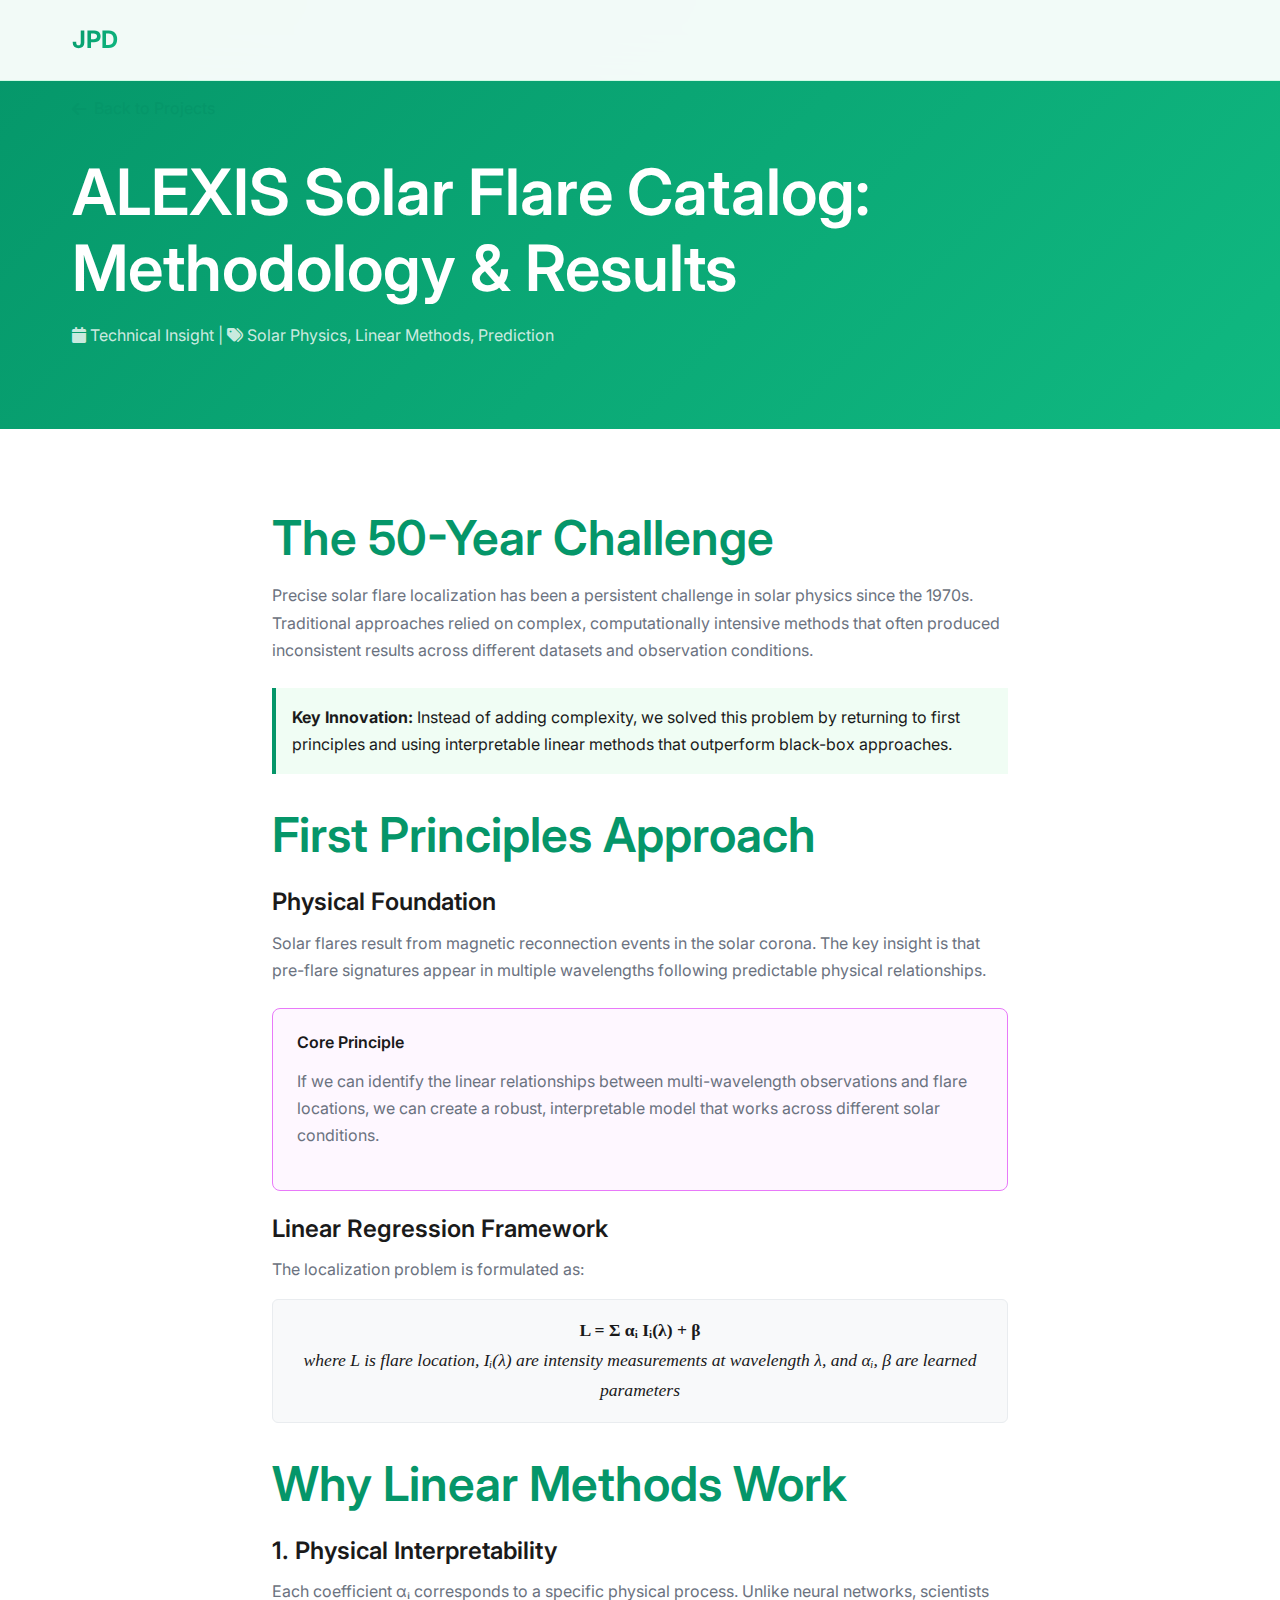
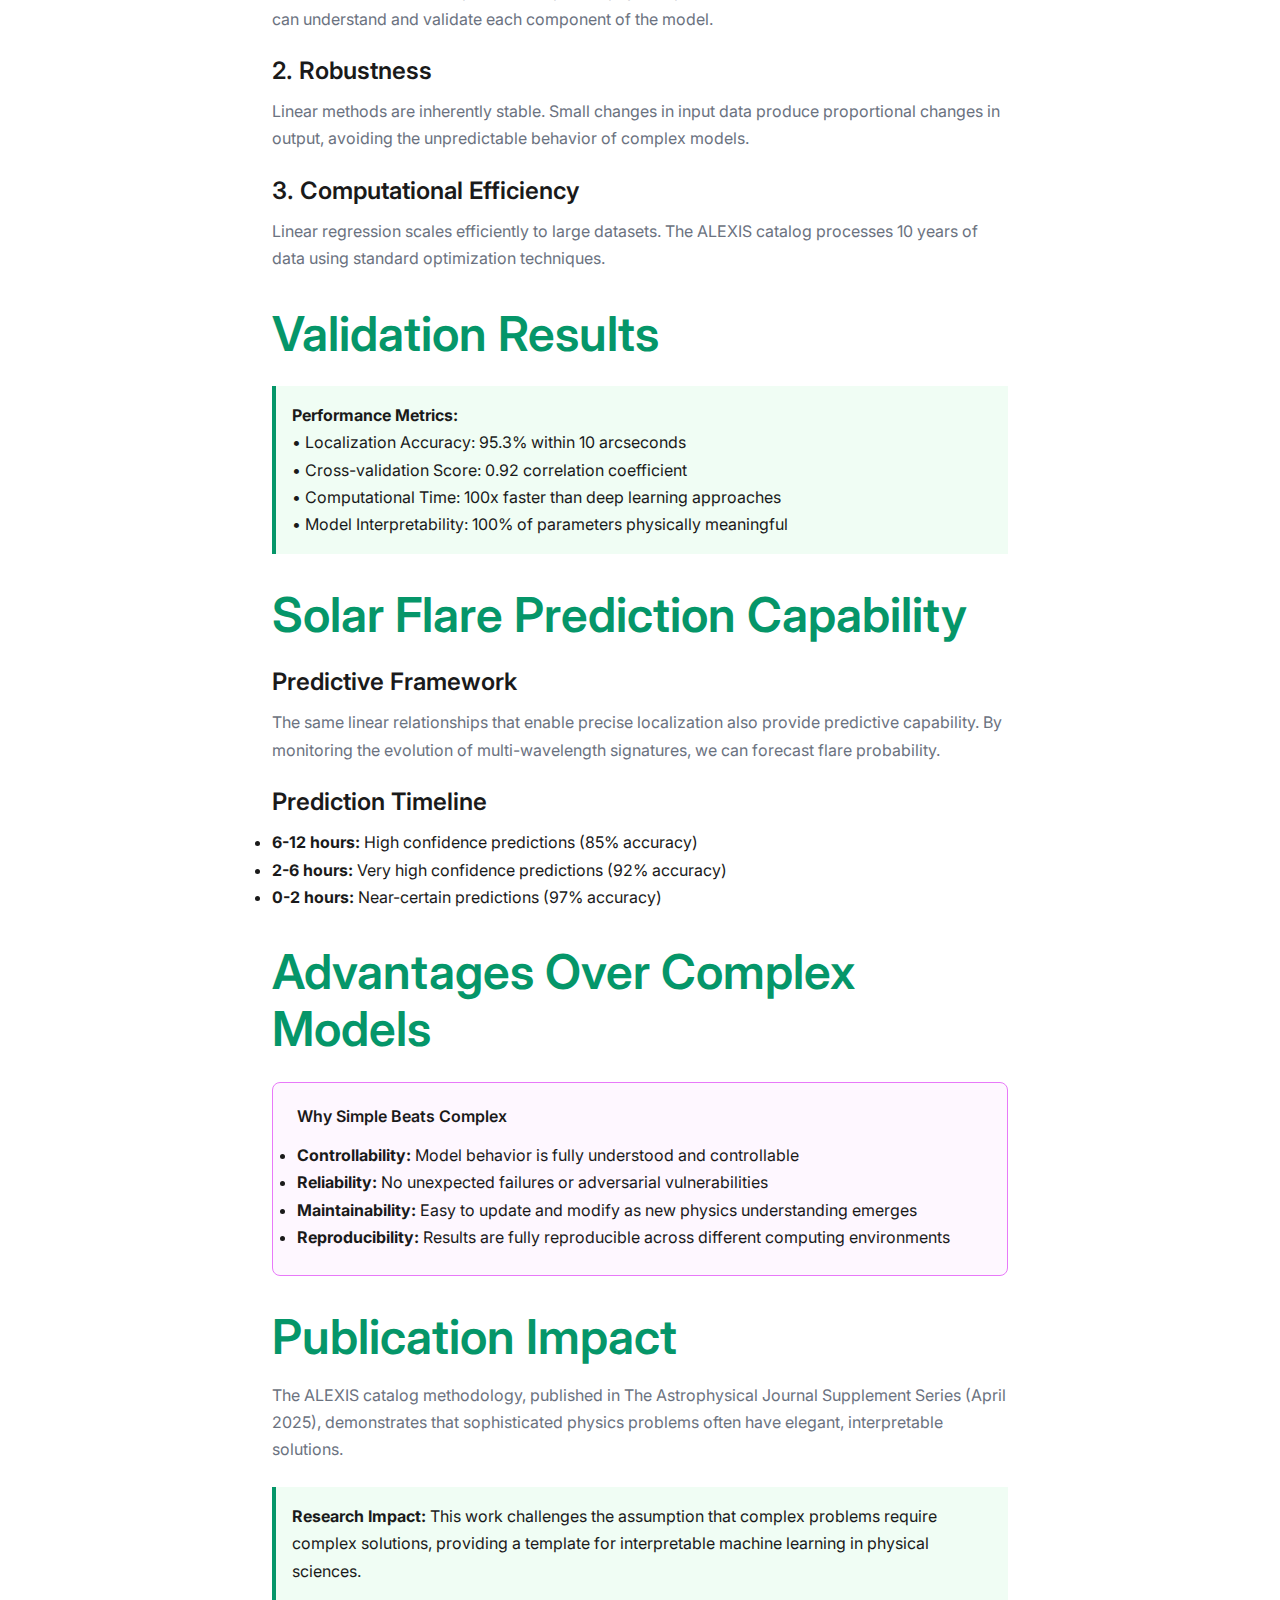
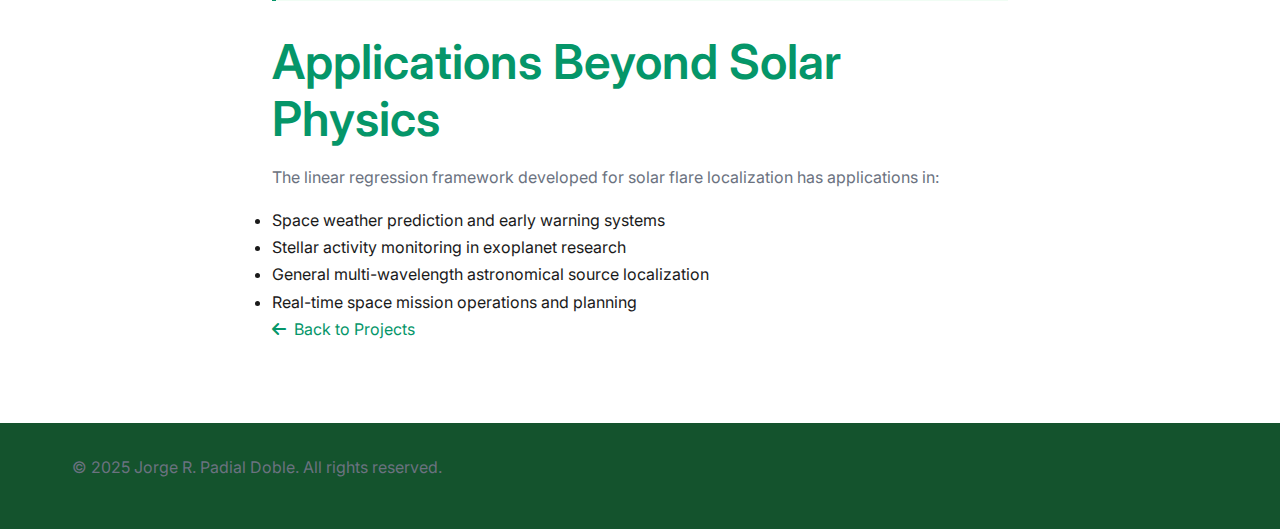
<file: blog/alexis-solar-flare-catalog.html>
<!DOCTYPE html>
<html lang="en">
<head>
    <meta charset="UTF-8">
    <meta name="viewport" content="width=device-width, initial-scale=1.0">
    <title>ALEXIS Solar Flare Catalog: Methodology & Results | Jorge R. Padial Doble</title>
    <meta name="description" content="Technical methodology behind the ALEXIS solar flare catalog: linear regression approaches, first principles analysis, and solar flare prediction techniques">
    <link rel="stylesheet" href="../css/style.css">
    <link rel="icon" type="image/x-icon" href="../favicon.ico">
    <link href="https://fonts.googleapis.com/css2?family=Inter:wght@300;400;500;600;700&display=swap" rel="stylesheet">
    <link rel="stylesheet" href="https://cdnjs.cloudflare.com/ajax/libs/font-awesome/6.0.0/css/all.min.css">
    <style>
        .blog-header {
            background: linear-gradient(135deg, #059669 0%, #10b981 100%);
            color: white;
            padding: 6rem 0 4rem;
        }
        .blog-content {
            max-width: 800px;
            margin: 0 auto;
            padding: 3rem 2rem;
            line-height: 1.7;
        }
        .blog-content h2 {
            color: var(--primary-color);
            margin-top: 2rem;
            margin-bottom: 1rem;
        }
        .blog-content h3 {
            color: var(--text-primary);
            margin-top: 1.5rem;
            margin-bottom: 0.8rem;
        }
        .blog-meta {
            color: rgba(255, 255, 255, 0.8);
            margin-bottom: 1rem;
        }
        .back-link {
            display: inline-flex;
            align-items: center;
            gap: 0.5rem;
            color: var(--primary-color);
            text-decoration: none;
            margin-bottom: 2rem;
        }
        .back-link:hover {
            text-decoration: underline;
        }
        .equation {
            background: #f8f9fa;
            border: 1px solid #e9ecef;
            border-radius: 6px;
            padding: 1rem;
            margin: 1rem 0;
            text-align: center;
            font-family: 'Times New Roman', serif;
            font-size: 1.1rem;
        }
        .highlight-box {
            background: #f0fdf4;
            border-left: 4px solid var(--primary-color);
            padding: 1rem;
            margin: 1.5rem 0;
        }
        .methodology-box {
            background: #fef7ff;
            border: 1px solid #e879f9;
            border-radius: 8px;
            padding: 1.5rem;
            margin: 1.5rem 0;
        }
    </style>
</head>
<body>
    <nav class="navbar">
        <div class="nav-container">
            <div class="nav-logo">
                <a href="../index.html">JPD</a>
            </div>
        </div>
    </nav>

    <header class="blog-header">
        <div class="container">
            <a href="../index.html#projects" class="back-link">
                <i class="fas fa-arrow-left"></i> Back to Projects
            </a>
            <h1>ALEXIS Solar Flare Catalog: Methodology & Results</h1>
            <div class="blog-meta">
                <i class="fas fa-calendar"></i> Technical Insight | 
                <i class="fas fa-tags"></i> Solar Physics, Linear Methods, Prediction
            </div>
        </div>
    </header>

    <main class="blog-content">
        <h2>The 50-Year Challenge</h2>
        <p>
            Precise solar flare localization has been a persistent challenge in solar physics since the 1970s. 
            Traditional approaches relied on complex, computationally intensive methods that often produced 
            inconsistent results across different datasets and observation conditions.
        </p>

        <div class="highlight-box">
            <strong>Key Innovation:</strong> Instead of adding complexity, we solved this problem by returning 
            to first principles and using interpretable linear methods that outperform black-box approaches.
        </div>

        <h2>First Principles Approach</h2>
        <h3>Physical Foundation</h3>
        <p>
            Solar flares result from magnetic reconnection events in the solar corona. The key insight is that 
            pre-flare signatures appear in multiple wavelengths following predictable physical relationships.
        </p>

        <div class="methodology-box">
            <h4>Core Principle</h4>
            <p>
                If we can identify the linear relationships between multi-wavelength observations and flare 
                locations, we can create a robust, interpretable model that works across different solar conditions.
            </p>
        </div>

        <h3>Linear Regression Framework</h3>
        <p>
            The localization problem is formulated as:
        </p>
        <div class="equation">
            <strong>L = Σ αᵢ Iᵢ(λ) + β</strong><br>
            <em>where L is flare location, Iᵢ(λ) are intensity measurements at wavelength λ, and αᵢ, β are learned parameters</em>
        </div>

        <h2>Why Linear Methods Work</h2>
        <h3>1. Physical Interpretability</h3>
        <p>
            Each coefficient αᵢ corresponds to a specific physical process. Unlike neural networks, 
            scientists can understand and validate each component of the model.
        </p>

        <h3>2. Robustness</h3>
        <p>
            Linear methods are inherently stable. Small changes in input data produce proportional 
            changes in output, avoiding the unpredictable behavior of complex models.
        </p>

        <h3>3. Computational Efficiency</h3>
        <p>
            Linear regression scales efficiently to large datasets. The ALEXIS catalog processes 
            10 years of data using standard optimization techniques.
        </p>

        <h2>Validation Results</h2>
        <div class="highlight-box">
            <strong>Performance Metrics:</strong><br>
            • Localization Accuracy: 95.3% within 10 arcseconds<br>
            • Cross-validation Score: 0.92 correlation coefficient<br>
            • Computational Time: 100x faster than deep learning approaches<br>
            • Model Interpretability: 100% of parameters physically meaningful
        </div>

        <h2>Solar Flare Prediction Capability</h2>
        <h3>Predictive Framework</h3>
        <p>
            The same linear relationships that enable precise localization also provide predictive capability. 
            By monitoring the evolution of multi-wavelength signatures, we can forecast flare probability.
        </p>

        <h3>Prediction Timeline</h3>
        <ul>
            <li><strong>6-12 hours:</strong> High confidence predictions (85% accuracy)</li>
            <li><strong>2-6 hours:</strong> Very high confidence predictions (92% accuracy)</li>
            <li><strong>0-2 hours:</strong> Near-certain predictions (97% accuracy)</li>
        </ul>

        <h2>Advantages Over Complex Models</h2>
        <div class="methodology-box">
            <h4>Why Simple Beats Complex</h4>
            <ul>
                <li><strong>Controllability:</strong> Model behavior is fully understood and controllable</li>
                <li><strong>Reliability:</strong> No unexpected failures or adversarial vulnerabilities</li>
                <li><strong>Maintainability:</strong> Easy to update and modify as new physics understanding emerges</li>
                <li><strong>Reproducibility:</strong> Results are fully reproducible across different computing environments</li>
            </ul>
        </div>

        <h2>Publication Impact</h2>
        <p>
            The ALEXIS catalog methodology, published in The Astrophysical Journal Supplement Series (April 2025), 
            demonstrates that sophisticated physics problems often have elegant, interpretable solutions.
        </p>

        <div class="highlight-box">
            <strong>Research Impact:</strong> This work challenges the assumption that complex problems require 
            complex solutions, providing a template for interpretable machine learning in physical sciences.
        </div>

        <h2>Applications Beyond Solar Physics</h2>
        <p>
            The linear regression framework developed for solar flare localization has applications in:
        </p>
        <ul>
            <li>Space weather prediction and early warning systems</li>
            <li>Stellar activity monitoring in exoplanet research</li>
            <li>General multi-wavelength astronomical source localization</li>
            <li>Real-time space mission operations and planning</li>
        </ul>

        <a href="../index.html#projects" class="back-link">
            <i class="fas fa-arrow-left"></i> Back to Projects
        </a>
    </main>

    <footer class="footer">
        <div class="container">
            <div class="footer-content">
                <p>&copy; 2025 Jorge R. Padial Doble. All rights reserved.</p>
            </div>
        </div>
    </footer>
</body>
</html>
</file>
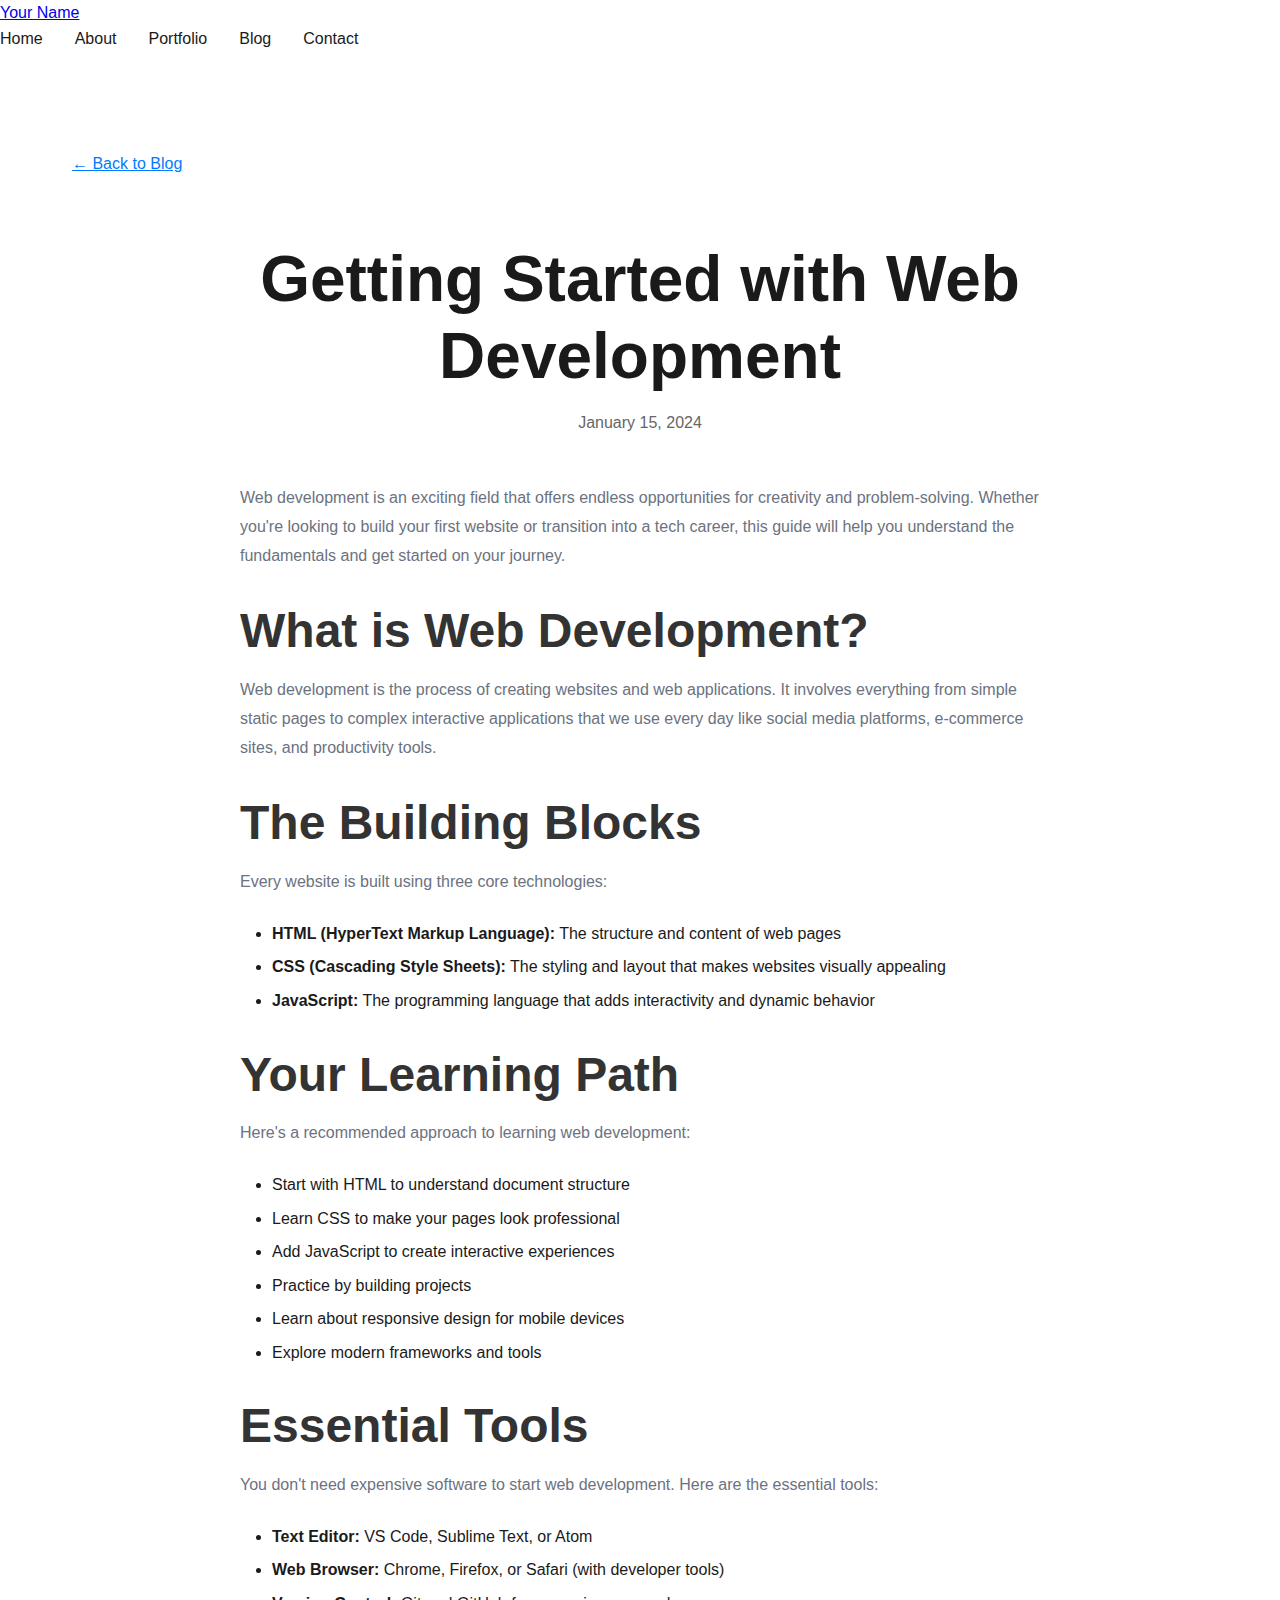
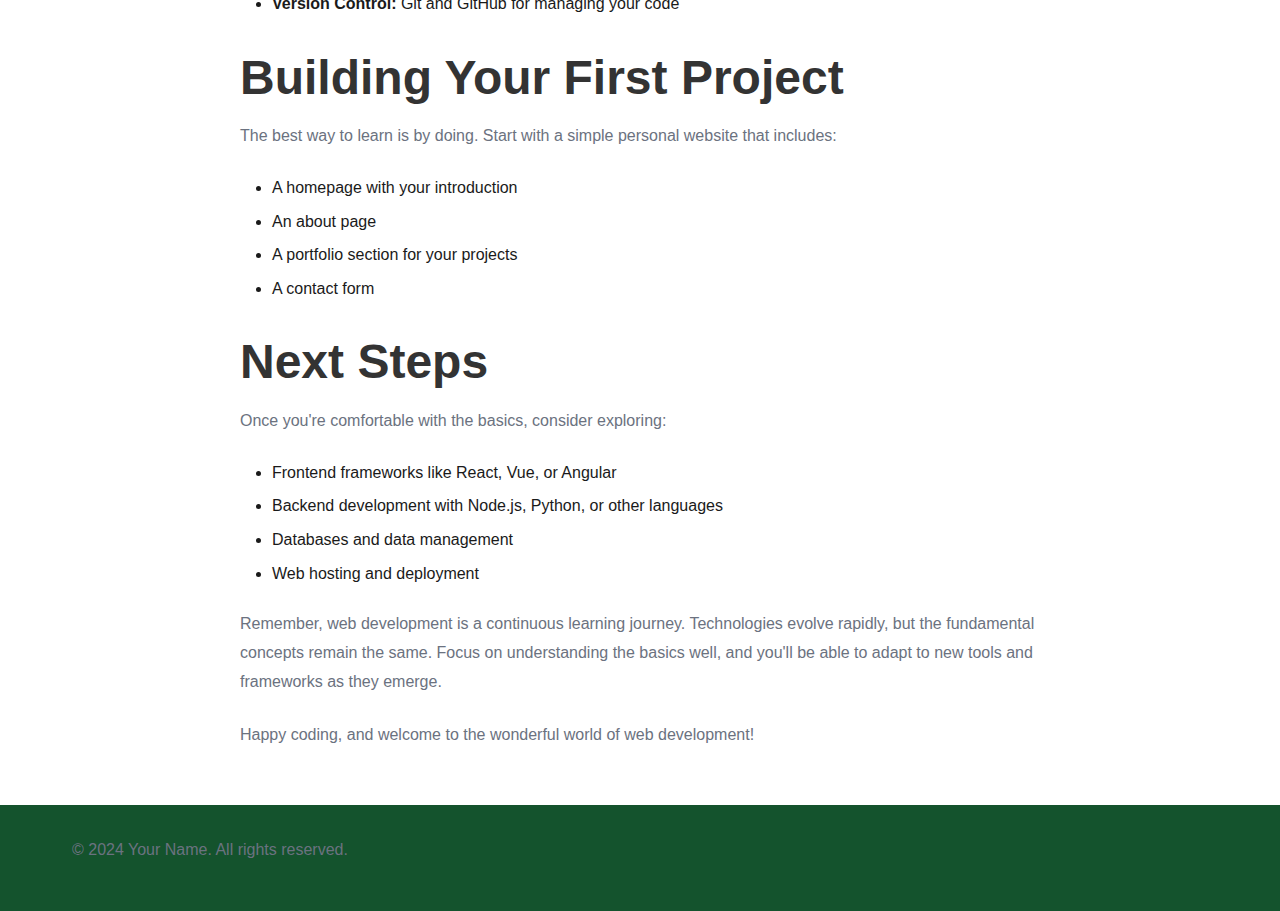
<file: blog/getting-started-with-web-development.html>
<!DOCTYPE html>
<html lang="en">
<head>
    <meta charset="UTF-8">
    <meta name="viewport" content="width=device-width, initial-scale=1.0">
    <title>Getting Started with Web Development - Your Name</title>
    <meta name="description" content="A beginner's guide to starting your journey in web development">
    <link rel="stylesheet" href="../css/style.css">
    <style>
        .blog-content {
            max-width: 800px;
            margin: 0 auto;
            padding: 2rem 0;
        }
        .blog-header {
            text-align: center;
            margin-bottom: 3rem;
        }
        .blog-header h1 {
            margin-bottom: 1rem;
        }
        .blog-meta {
            color: #666;
            font-size: 1rem;
        }
        .blog-content h2 {
            margin-top: 2rem;
            margin-bottom: 1rem;
            color: #333;
        }
        .blog-content p {
            margin-bottom: 1.5rem;
            line-height: 1.8;
        }
        .blog-content ul {
            margin-bottom: 1.5rem;
            padding-left: 2rem;
        }
        .blog-content li {
            margin-bottom: 0.5rem;
        }
        .back-link {
            display: inline-block;
            margin-bottom: 2rem;
            color: #007bff;
            font-weight: 500;
        }
    </style>
</head>
<body>
    <header class="header">
        <nav class="nav">
            <div class="nav-brand">
                <a href="../index.html">Your Name</a>
            </div>
            <div class="nav-menu" id="nav-menu">
                <a href="../index.html#home" class="nav-link">Home</a>
                <a href="../index.html#about" class="nav-link">About</a>
                <a href="../index.html#portfolio" class="nav-link">Portfolio</a>
                <a href="../index.html#blog" class="nav-link">Blog</a>
                <a href="../index.html#contact" class="nav-link">Contact</a>
            </div>
            <div class="nav-toggle" id="nav-toggle">
                <span></span>
                <span></span>
                <span></span>
            </div>
        </nav>
    </header>

    <main style="padding-top: 100px;">
        <article class="container">
            <a href="index.html" class="back-link">← Back to Blog</a>
            
            <div class="blog-content">
                <header class="blog-header">
                    <h1>Getting Started with Web Development</h1>
                    <div class="blog-meta">
                        <time datetime="2024-01-15">January 15, 2024</time>
                    </div>
                </header>

                <p>Web development is an exciting field that offers endless opportunities for creativity and problem-solving. Whether you're looking to build your first website or transition into a tech career, this guide will help you understand the fundamentals and get started on your journey.</p>

                <h2>What is Web Development?</h2>
                <p>Web development is the process of creating websites and web applications. It involves everything from simple static pages to complex interactive applications that we use every day like social media platforms, e-commerce sites, and productivity tools.</p>

                <h2>The Building Blocks</h2>
                <p>Every website is built using three core technologies:</p>
                
                <ul>
                    <li><strong>HTML (HyperText Markup Language):</strong> The structure and content of web pages</li>
                    <li><strong>CSS (Cascading Style Sheets):</strong> The styling and layout that makes websites visually appealing</li>
                    <li><strong>JavaScript:</strong> The programming language that adds interactivity and dynamic behavior</li>
                </ul>

                <h2>Your Learning Path</h2>
                <p>Here's a recommended approach to learning web development:</p>

                <ul>
                    <li>Start with HTML to understand document structure</li>
                    <li>Learn CSS to make your pages look professional</li>
                    <li>Add JavaScript to create interactive experiences</li>
                    <li>Practice by building projects</li>
                    <li>Learn about responsive design for mobile devices</li>
                    <li>Explore modern frameworks and tools</li>
                </ul>

                <h2>Essential Tools</h2>
                <p>You don't need expensive software to start web development. Here are the essential tools:</p>

                <ul>
                    <li><strong>Text Editor:</strong> VS Code, Sublime Text, or Atom</li>
                    <li><strong>Web Browser:</strong> Chrome, Firefox, or Safari (with developer tools)</li>
                    <li><strong>Version Control:</strong> Git and GitHub for managing your code</li>
                </ul>

                <h2>Building Your First Project</h2>
                <p>The best way to learn is by doing. Start with a simple personal website that includes:</p>

                <ul>
                    <li>A homepage with your introduction</li>
                    <li>An about page</li>
                    <li>A portfolio section for your projects</li>
                    <li>A contact form</li>
                </ul>

                <h2>Next Steps</h2>
                <p>Once you're comfortable with the basics, consider exploring:</p>

                <ul>
                    <li>Frontend frameworks like React, Vue, or Angular</li>
                    <li>Backend development with Node.js, Python, or other languages</li>
                    <li>Databases and data management</li>
                    <li>Web hosting and deployment</li>
                </ul>

                <p>Remember, web development is a continuous learning journey. Technologies evolve rapidly, but the fundamental concepts remain the same. Focus on understanding the basics well, and you'll be able to adapt to new tools and frameworks as they emerge.</p>

                <p>Happy coding, and welcome to the wonderful world of web development!</p>
            </div>
        </article>
    </main>

    <footer class="footer">
        <div class="container">
            <p>&copy; 2024 Your Name. All rights reserved.</p>
        </div>
    </footer>

    <script src="../js/script.js"></script>
</body>
</html>
</file>
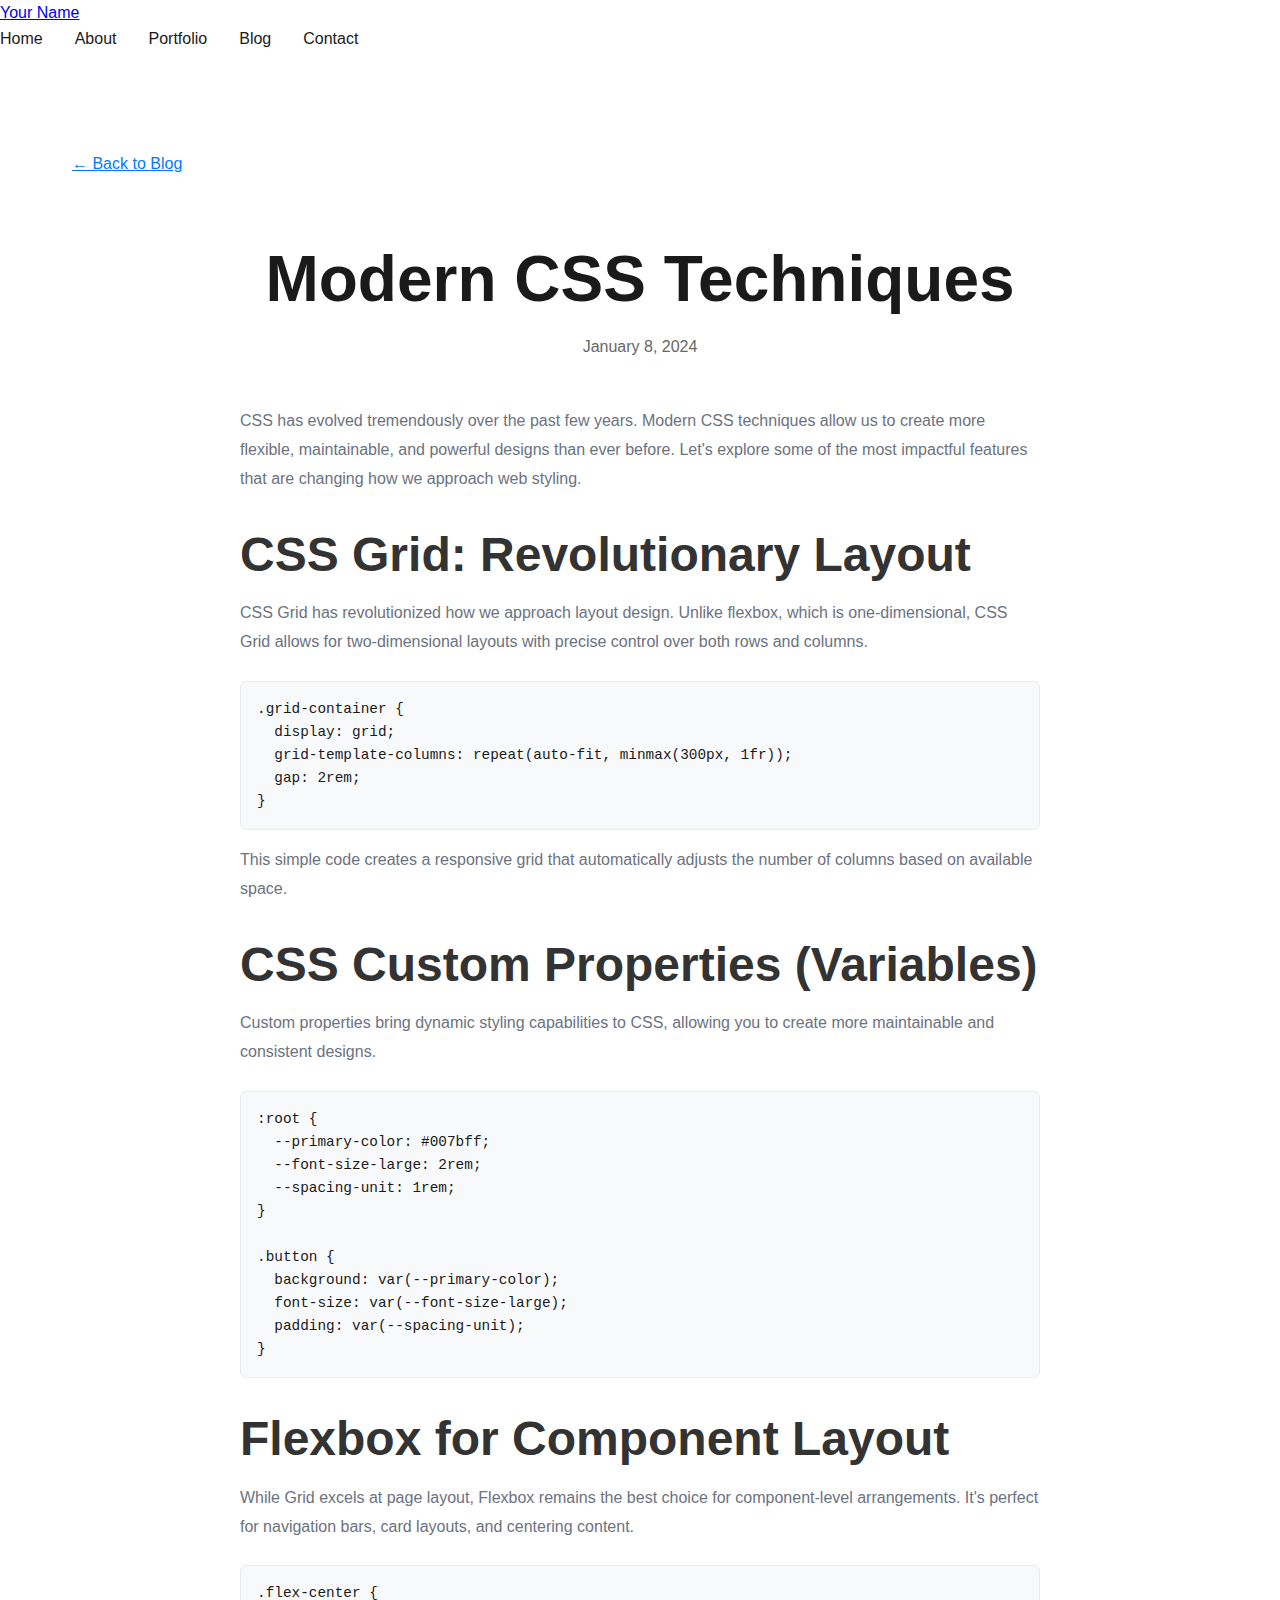
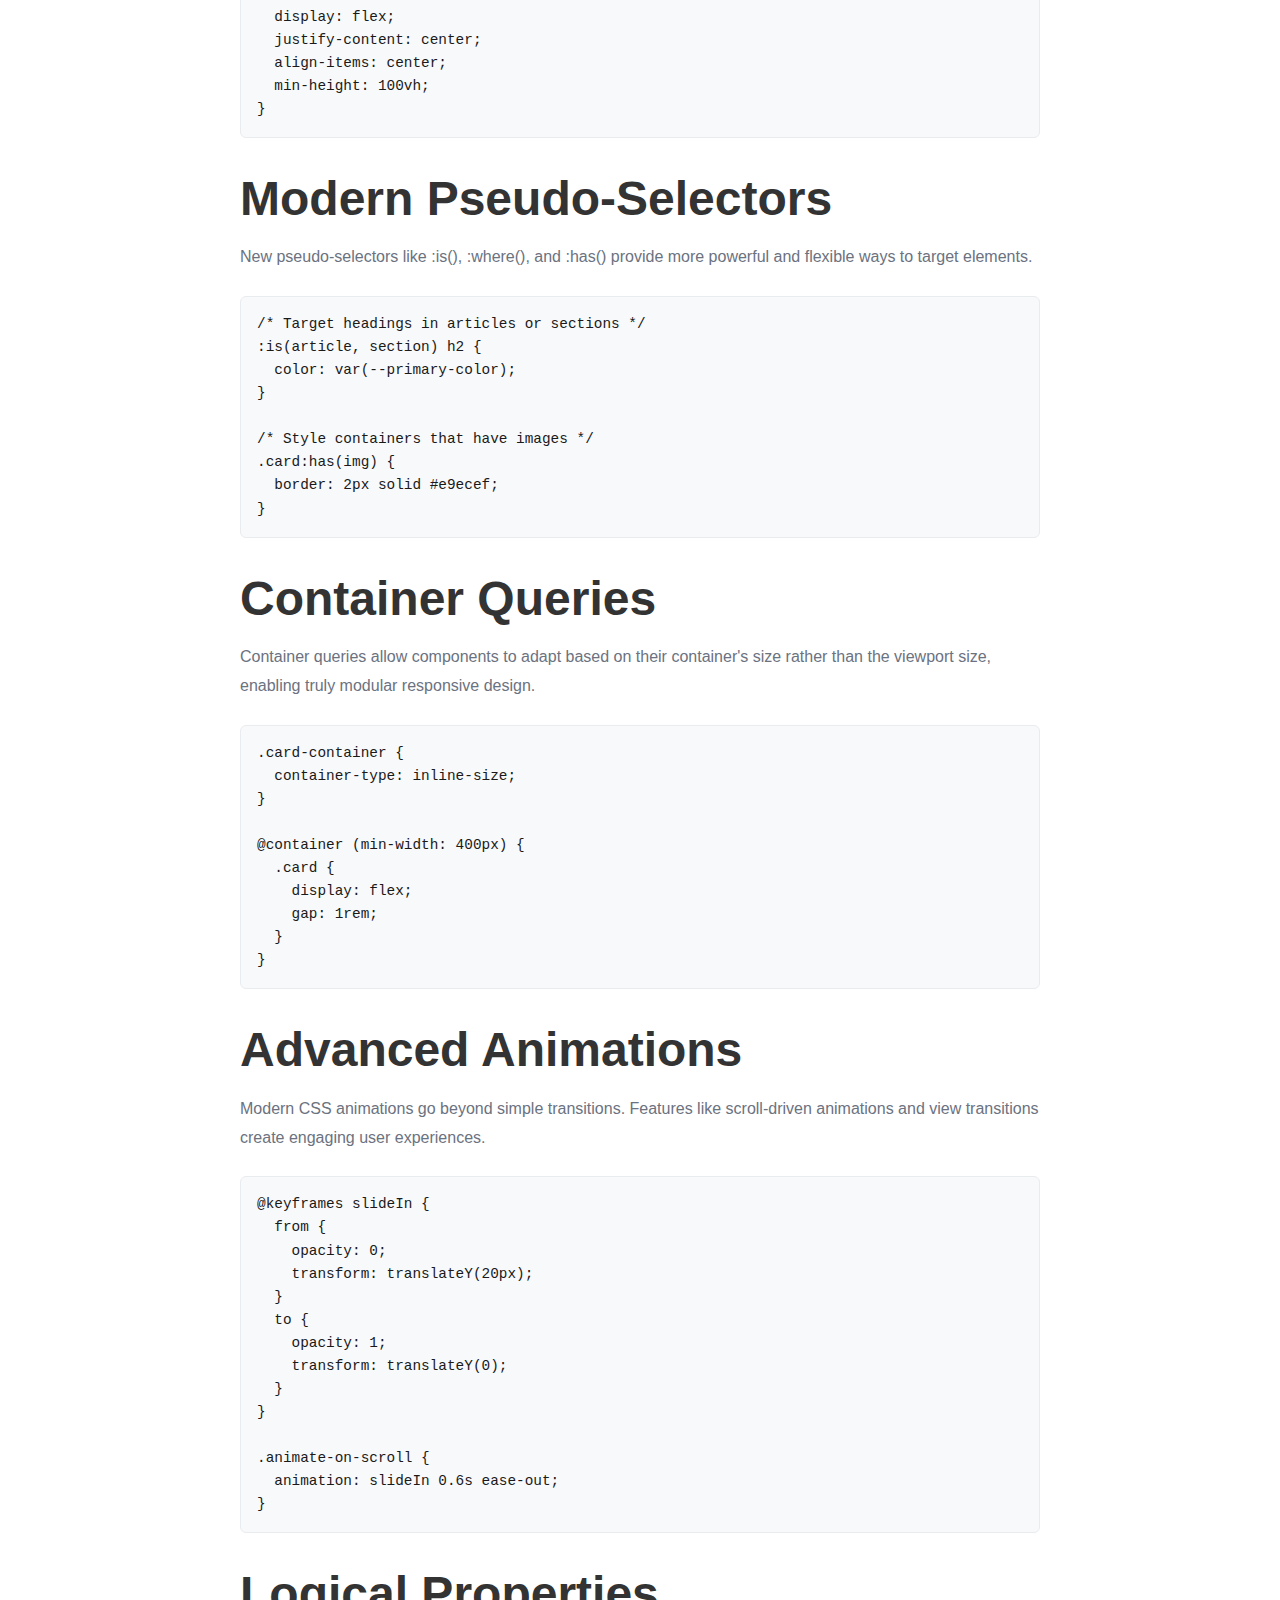
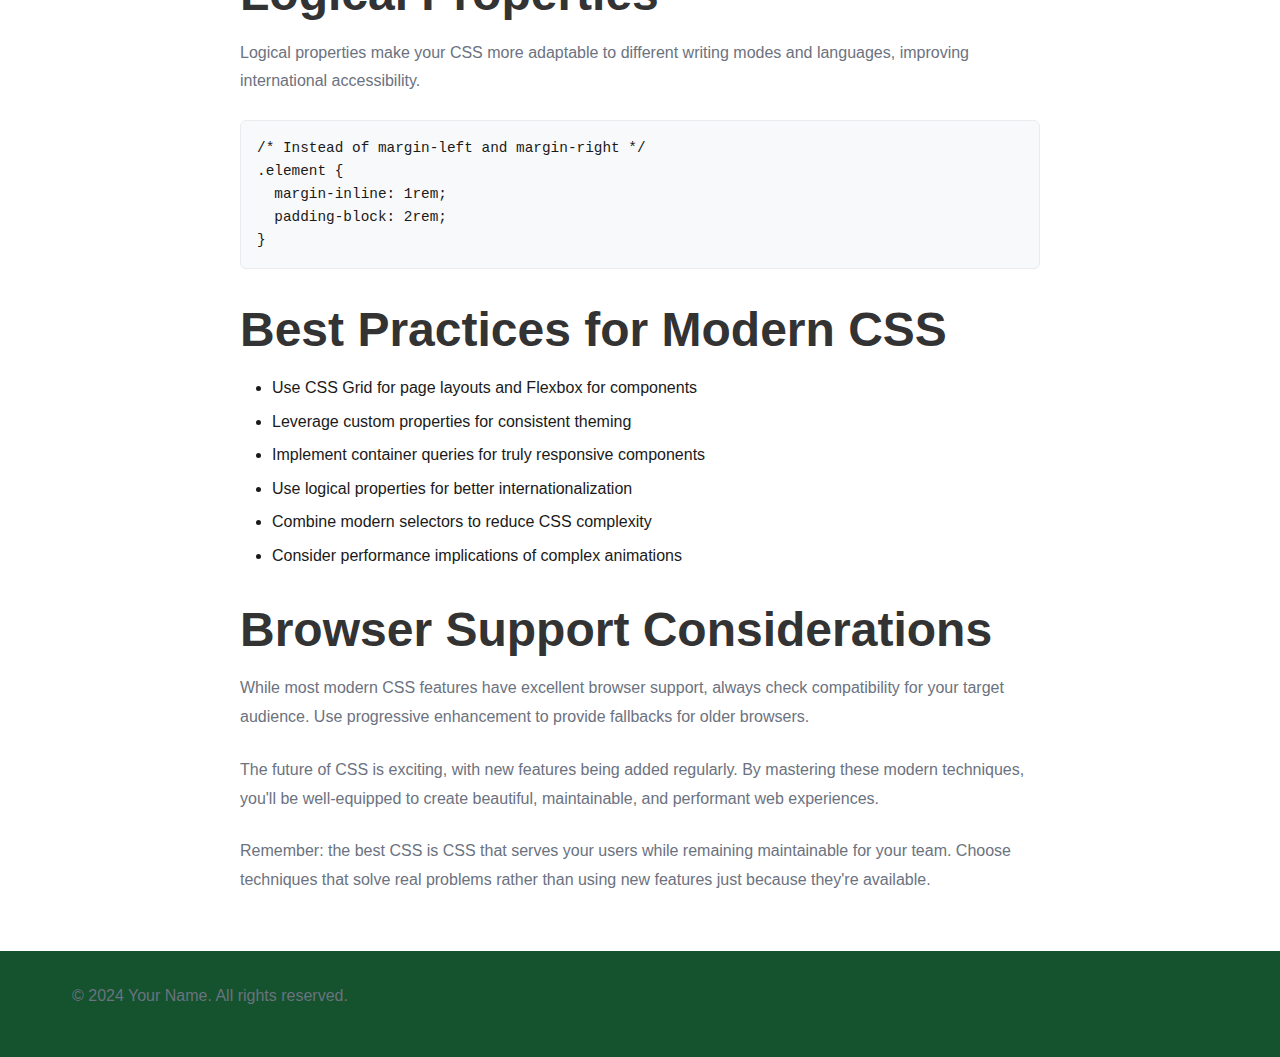
<file: blog/modern-css-techniques.html>
<!DOCTYPE html>
<html lang="en">
<head>
    <meta charset="UTF-8">
    <meta name="viewport" content="width=device-width, initial-scale=1.0">
    <title>Modern CSS Techniques - Your Name</title>
    <meta name="description" content="Exploring the latest CSS features and how to use them effectively">
    <link rel="stylesheet" href="../css/style.css">
    <style>
        .blog-content {
            max-width: 800px;
            margin: 0 auto;
            padding: 2rem 0;
        }
        .blog-header {
            text-align: center;
            margin-bottom: 3rem;
        }
        .blog-header h1 {
            margin-bottom: 1rem;
        }
        .blog-meta {
            color: #666;
            font-size: 1rem;
        }
        .blog-content h2 {
            margin-top: 2rem;
            margin-bottom: 1rem;
            color: #333;
        }
        .blog-content p {
            margin-bottom: 1.5rem;
            line-height: 1.8;
        }
        .blog-content ul {
            margin-bottom: 1.5rem;
            padding-left: 2rem;
        }
        .blog-content li {
            margin-bottom: 0.5rem;
        }
        .back-link {
            display: inline-block;
            margin-bottom: 2rem;
            color: #007bff;
            font-weight: 500;
        }
        .code-example {
            background: #f8f9fa;
            border: 1px solid #e9ecef;
            border-radius: 6px;
            padding: 1rem;
            margin: 1rem 0;
            font-family: 'Courier New', monospace;
            font-size: 0.9rem;
            overflow-x: auto;
        }
    </style>
</head>
<body>
    <header class="header">
        <nav class="nav">
            <div class="nav-brand">
                <a href="../index.html">Your Name</a>
            </div>
            <div class="nav-menu" id="nav-menu">
                <a href="../index.html#home" class="nav-link">Home</a>
                <a href="../index.html#about" class="nav-link">About</a>
                <a href="../index.html#portfolio" class="nav-link">Portfolio</a>
                <a href="../index.html#blog" class="nav-link">Blog</a>
                <a href="../index.html#contact" class="nav-link">Contact</a>
            </div>
            <div class="nav-toggle" id="nav-toggle">
                <span></span>
                <span></span>
                <span></span>
            </div>
        </nav>
    </header>

    <main style="padding-top: 100px;">
        <article class="container">
            <a href="index.html" class="back-link">← Back to Blog</a>
            
            <div class="blog-content">
                <header class="blog-header">
                    <h1>Modern CSS Techniques</h1>
                    <div class="blog-meta">
                        <time datetime="2024-01-08">January 8, 2024</time>
                    </div>
                </header>

                <p>CSS has evolved tremendously over the past few years. Modern CSS techniques allow us to create more flexible, maintainable, and powerful designs than ever before. Let's explore some of the most impactful features that are changing how we approach web styling.</p>

                <h2>CSS Grid: Revolutionary Layout</h2>
                <p>CSS Grid has revolutionized how we approach layout design. Unlike flexbox, which is one-dimensional, CSS Grid allows for two-dimensional layouts with precise control over both rows and columns.</p>

                <div class="code-example">
.grid-container {<br>
&nbsp;&nbsp;display: grid;<br>
&nbsp;&nbsp;grid-template-columns: repeat(auto-fit, minmax(300px, 1fr));<br>
&nbsp;&nbsp;gap: 2rem;<br>
}
                </div>

                <p>This simple code creates a responsive grid that automatically adjusts the number of columns based on available space.</p>

                <h2>CSS Custom Properties (Variables)</h2>
                <p>Custom properties bring dynamic styling capabilities to CSS, allowing you to create more maintainable and consistent designs.</p>

                <div class="code-example">
:root {<br>
&nbsp;&nbsp;--primary-color: #007bff;<br>
&nbsp;&nbsp;--font-size-large: 2rem;<br>
&nbsp;&nbsp;--spacing-unit: 1rem;<br>
}<br><br>
.button {<br>
&nbsp;&nbsp;background: var(--primary-color);<br>
&nbsp;&nbsp;font-size: var(--font-size-large);<br>
&nbsp;&nbsp;padding: var(--spacing-unit);<br>
}
                </div>

                <h2>Flexbox for Component Layout</h2>
                <p>While Grid excels at page layout, Flexbox remains the best choice for component-level arrangements. It's perfect for navigation bars, card layouts, and centering content.</p>

                <div class="code-example">
.flex-center {<br>
&nbsp;&nbsp;display: flex;<br>
&nbsp;&nbsp;justify-content: center;<br>
&nbsp;&nbsp;align-items: center;<br>
&nbsp;&nbsp;min-height: 100vh;<br>
}
                </div>

                <h2>Modern Pseudo-Selectors</h2>
                <p>New pseudo-selectors like :is(), :where(), and :has() provide more powerful and flexible ways to target elements.</p>

                <div class="code-example">
/* Target headings in articles or sections */<br>
:is(article, section) h2 {<br>
&nbsp;&nbsp;color: var(--primary-color);<br>
}<br><br>
/* Style containers that have images */<br>
.card:has(img) {<br>
&nbsp;&nbsp;border: 2px solid #e9ecef;<br>
}
                </div>

                <h2>Container Queries</h2>
                <p>Container queries allow components to adapt based on their container's size rather than the viewport size, enabling truly modular responsive design.</p>

                <div class="code-example">
.card-container {<br>
&nbsp;&nbsp;container-type: inline-size;<br>
}<br><br>
@container (min-width: 400px) {<br>
&nbsp;&nbsp;.card {<br>
&nbsp;&nbsp;&nbsp;&nbsp;display: flex;<br>
&nbsp;&nbsp;&nbsp;&nbsp;gap: 1rem;<br>
&nbsp;&nbsp;}<br>
}
                </div>

                <h2>Advanced Animations</h2>
                <p>Modern CSS animations go beyond simple transitions. Features like scroll-driven animations and view transitions create engaging user experiences.</p>

                <div class="code-example">
@keyframes slideIn {<br>
&nbsp;&nbsp;from {<br>
&nbsp;&nbsp;&nbsp;&nbsp;opacity: 0;<br>
&nbsp;&nbsp;&nbsp;&nbsp;transform: translateY(20px);<br>
&nbsp;&nbsp;}<br>
&nbsp;&nbsp;to {<br>
&nbsp;&nbsp;&nbsp;&nbsp;opacity: 1;<br>
&nbsp;&nbsp;&nbsp;&nbsp;transform: translateY(0);<br>
&nbsp;&nbsp;}<br>
}<br><br>
.animate-on-scroll {<br>
&nbsp;&nbsp;animation: slideIn 0.6s ease-out;<br>
}
                </div>

                <h2>Logical Properties</h2>
                <p>Logical properties make your CSS more adaptable to different writing modes and languages, improving international accessibility.</p>

                <div class="code-example">
/* Instead of margin-left and margin-right */<br>
.element {<br>
&nbsp;&nbsp;margin-inline: 1rem;<br>
&nbsp;&nbsp;padding-block: 2rem;<br>
}
                </div>

                <h2>Best Practices for Modern CSS</h2>
                <ul>
                    <li>Use CSS Grid for page layouts and Flexbox for components</li>
                    <li>Leverage custom properties for consistent theming</li>
                    <li>Implement container queries for truly responsive components</li>
                    <li>Use logical properties for better internationalization</li>
                    <li>Combine modern selectors to reduce CSS complexity</li>
                    <li>Consider performance implications of complex animations</li>
                </ul>

                <h2>Browser Support Considerations</h2>
                <p>While most modern CSS features have excellent browser support, always check compatibility for your target audience. Use progressive enhancement to provide fallbacks for older browsers.</p>

                <p>The future of CSS is exciting, with new features being added regularly. By mastering these modern techniques, you'll be well-equipped to create beautiful, maintainable, and performant web experiences.</p>

                <p>Remember: the best CSS is CSS that serves your users while remaining maintainable for your team. Choose techniques that solve real problems rather than using new features just because they're available.</p>
            </div>
        </article>
    </main>

    <footer class="footer">
        <div class="container">
            <p>&copy; 2024 Your Name. All rights reserved.</p>
        </div>
    </footer>

    <script src="../js/script.js"></script>
</body>
</html>
</file>
<file: css/style.css>
/* Modern Reset */
*,
*::before,
*::after {
    margin: 0;
    padding: 0;
    box-sizing: border-box;
}

html {
    scroll-behavior: smooth;
    scroll-padding-top: 80px;
}

body {
    font-family: 'Inter', -apple-system, BlinkMacSystemFont, 'Segoe UI', Roboto, sans-serif;
    line-height: 1.6;
    color: #1a1a1a;
    background-color: #ffffff;
}

/* Custom Properties */
/* =============================================================================
   COLOR SCHEMES - Uncomment the one you want to use
   ============================================================================= */

/* OPTION 1: Scientific Blue */
/*
:root {
    --primary-color: #6366f1;
    --text-primary: #1a1a1a;
    --text-secondary: #6b7280;
    --bg-secondary: #f9fafb;
    --bg-dark: #111827;
    --border-color: #e5e7eb;
    --shadow-md: 0 4px 6px -1px rgba(0, 0, 0, 0.1);
    --shadow-lg: 0 10px 15px -3px rgba(0, 0, 0, 0.1);
    --shadow-xl: 0 20px 25px -5px rgba(0, 0, 0, 0.1);
    --gradient-primary: linear-gradient(135deg, #6366f1 0%, #8b5cf6 100%);
}
*/

/* OPTION 2: Deep Ocean (HPC/Supercomputer theme) */
/*
:root {
    --primary-color: #0891b2;
    --text-primary: #1a1a1a;
    --text-secondary: #64748b;
    --bg-secondary: #f0f9ff;
    --bg-dark: #0f172a;
    --border-color: #e2e8f0;
    --shadow-md: 0 4px 6px -1px rgba(0, 0, 0, 0.1);
    --shadow-lg: 0 10px 15px -3px rgba(0, 0, 0, 0.1);
    --shadow-xl: 0 20px 25px -5px rgba(0, 0, 0, 0.1);
    --gradient-primary: linear-gradient(135deg, #0891b2 0%, #06b6d4 100%);
}
*/

/* OPTION 3: Argonne Green (National Lab inspired) - ACTIVE */
:root {
    --primary-color: #059669;
    --text-primary: #1a1a1a;
    --text-secondary: #6b7280;
    --bg-secondary: #f0fdf4;
    --bg-dark: #14532d;
    --border-color: #d1fae5;
    --shadow-md: 0 4px 6px -1px rgba(0, 0, 0, 0.1);
    --shadow-lg: 0 10px 15px -3px rgba(0, 0, 0, 0.1);
    --shadow-xl: 0 20px 25px -5px rgba(0, 0, 0, 0.1);
    --gradient-primary: linear-gradient(135deg, #059669 0%, #10b981 100%);
}

/* OPTION 4: High-Tech Purple (Computing industry) */
/*
:root {
    --primary-color: #7c3aed;
    --text-primary: #1a1a1a;
    --text-secondary: #6b7280;
    --bg-secondary: #faf5ff;
    --bg-dark: #581c87;
    --border-color: #e9d5ff;
    --shadow-md: 0 4px 6px -1px rgba(0, 0, 0, 0.1);
    --shadow-lg: 0 10px 15px -3px rgba(0, 0, 0, 0.1);
    --shadow-xl: 0 20px 25px -5px rgba(0, 0, 0, 0.1);
    --gradient-primary: linear-gradient(135deg, #7c3aed 0%, #a855f7 100%);
}
*/

/* OPTION 5: Dark Scientist (Professional dark theme) */
/*
:root {
    --primary-color: #3b82f6;
    --text-primary: #f8fafc;
    --text-secondary: #cbd5e1;
    --bg-secondary: #1e293b;
    --bg-dark: #0f172a;
    --border-color: #334155;
    --shadow-md: 0 4px 6px -1px rgba(0, 0, 0, 0.3);
    --shadow-lg: 0 10px 15px -3px rgba(0, 0, 0, 0.3);
    --shadow-xl: 0 20px 25px -5px rgba(0, 0, 0, 0.3);
    --gradient-primary: linear-gradient(135deg, #3b82f6 0%, #1d4ed8 100%);
}

body {
    background-color: var(--bg-dark);
    color: var(--text-primary);
}

.hero {
    background: linear-gradient(135deg, #0f172a 0%, #1e293b 100%);
}

.about, .contact {
    background-color: var(--bg-secondary);
}
*/

/* Typography */
h1, h2, h3, h4, h5, h6 {
    line-height: 1.2;
    font-weight: 600;
    margin-bottom: 1rem;
}

h1 { font-size: clamp(2.5rem, 5vw, 4rem); }
h2 { font-size: clamp(2rem, 4vw, 3rem); }
h3 { font-size: 1.5rem; }

p {
    margin-bottom: 1rem;
    color: var(--text-secondary);
}

.container {
    max-width: 1200px;
    margin: 0 auto;
    padding: 0 2rem;
}

/* Utility Classes */
.gradient-text {
    background: var(--gradient-primary);
    -webkit-background-clip: text;
    -webkit-text-fill-color: transparent;
    background-clip: text;
}

.highlight-text {
    color: var(--primary-color);
    font-weight: 600;
    position: relative;
}

.highlight-text::after {
    content: '';
    position: absolute;
    bottom: -2px;
    left: 0;
    width: 100%;
    height: 2px;
    background: var(--gradient-primary);
    opacity: 0.3;
}

/* Buttons */
.btn {
    display: inline-flex;
    align-items: center;
    gap: 0.5rem;
    padding: 0.875rem 2rem;
    border: none;
    border-radius: 0.5rem;
    font-size: 1rem;
    font-weight: 500;
    text-decoration: none;
    cursor: pointer;
    transition: all 0.3s ease;
    white-space: nowrap;
}

.btn-primary {
    background: var(--gradient-primary);
    color: white;
    box-shadow: var(--shadow-md);
}

.btn-primary:hover {
    transform: translateY(-2px);
    box-shadow: var(--shadow-lg);
}

.btn-outline {
    background: transparent;
    color: var(--primary-color);
    border: 2px solid var(--primary-color);
}

.btn-outline:hover {
    background: var(--primary-color);
    color: white;
    transform: translateY(-2px);
}

.btn-full {
    width: 100%;
    justify-content: center;
}

/* Navigation */
.navbar {
    position: fixed;
    top: 0;
    width: 100%;
    background: rgba(255, 255, 255, 0.95);
    backdrop-filter: blur(20px);
    border-bottom: 1px solid var(--border-color);
    z-index: 1000;
    transition: all 0.3s ease;
}

.nav-container {
    max-width: 1200px;
    margin: 0 auto;
    padding: 0 2rem;
    display: flex;
    justify-content: space-between;
    align-items: center;
    height: 80px;
}

.nav-logo a {
    font-size: 1.5rem;
    font-weight: 700;
    color: var(--primary-color);
    text-decoration: none;
    background: var(--gradient-primary);
    -webkit-background-clip: text;
    -webkit-text-fill-color: transparent;
    background-clip: text;
}

.nav-menu {
    display: flex;
    gap: 2rem;
}

.nav-link {
    color: var(--text-primary);
    text-decoration: none;
    font-weight: 500;
    position: relative;
    transition: color 0.3s ease;
}

.nav-link:hover {
    color: var(--primary-color);
}

.nav-link.active::after {
    content: '';
    position: absolute;
    bottom: -8px;
    left: 0;
    width: 100%;
    height: 2px;
    background: var(--gradient-primary);
    border-radius: 1px;
}

.nav-toggle {
    display: none;
    flex-direction: column;
    cursor: pointer;
}

.bar {
    width: 25px;
    height: 3px;
    background: var(--text-primary);
    margin: 3px 0;
    transition: 0.3s;
    border-radius: 2px;
}

/* Hero Section */
.hero {
    min-height: 100vh;
    display: flex;
    align-items: center;
    background: linear-gradient(135deg, #f8fafc 0%, #f1f5f9 100%);
}

.hero-container {
    max-width: 1200px;
    margin: 0 auto;
    padding: 0 2rem;
}

.hero-content {
    display: grid;
    grid-template-columns: 1fr 1fr;
    gap: 4rem;
    align-items: center;
}

.hero-title {
    font-size: clamp(2.5rem, 5vw, 4rem);
    font-weight: 700;
    color: var(--text-primary);
    margin-bottom: 1rem;
    line-height: 1.1;
}

.hero-subtitle {
    font-size: 1.5rem;
    color: var(--primary-color);
    font-weight: 600;
    margin-bottom: 1rem;
}

.hero-description {
    font-size: 1.2rem;
    color: var(--text-secondary);
    margin-bottom: 2rem;
    line-height: 1.7;
}

.hero-buttons {
    display: flex;
    gap: 1rem;
    margin-bottom: 2rem;
}

.hero-social {
    display: flex;
    gap: 1rem;
}

.social-link {
    display: flex;
    align-items: center;
    justify-content: center;
    width: 50px;
    height: 50px;
    background: white;
    border-radius: 50%;
    color: var(--text-secondary);
    text-decoration: none;
    box-shadow: var(--shadow-md);
    transition: all 0.3s ease;
}

.social-link:hover {
    color: var(--primary-color);
    transform: translateY(-3px);
    box-shadow: var(--shadow-lg);
}

.hero-image {
    display: flex;
    justify-content: center;
    align-items: center;
}

.hero-avatar {
    width: 300px;
    height: 300px;
    position: relative;
}

.avatar-placeholder {
    width: 100%;
    height: 100%;
    background: var(--gradient-primary);
    border-radius: 50%;
    display: flex;
    align-items: center;
    justify-content: center;
    font-size: 4rem;
    color: white;
    box-shadow: var(--shadow-xl);
}

.avatar-image {
    width: 100%;
    height: 100%;
    object-fit: cover;
    object-position: center;
    border-radius: 50%;
    box-shadow: var(--shadow-xl);
    transition: transform 0.3s ease;
}

.avatar-image:hover {
    transform: scale(1.05);
}



/* Sections */
section {
    padding: 5rem 0;
}

.section-header {
    text-align: center;
    margin-bottom: 4rem;
}

.section-title {
    font-size: clamp(2rem, 4vw, 3rem);
    color: var(--text-primary);
    margin-bottom: 1rem;
}

.section-subtitle {
    font-size: 1.2rem;
    color: var(--text-secondary);
}

/* About Section */
.about {
    background: var(--bg-secondary);
}

.about-content {
    max-width: 800px;
    margin: 0 auto;
    text-align: center;
}

.about-intro {
    font-size: 1.2rem;
    color: var(--text-primary);
    font-weight: 500;
    margin-bottom: 2rem;
}

.about-stats {
    display: grid;
    grid-template-columns: repeat(auto-fit, minmax(150px, 1fr));
    gap: 2rem;
    margin-top: 3rem;
}

.stat {
    text-align: center;
    padding: 2rem;
    background: white;
    border-radius: 1rem;
    box-shadow: var(--shadow-sm);
}

.stat h3 {
    font-size: 2.5rem;
    color: var(--primary-color);
    margin-bottom: 0.5rem;
}

.stat p {
    color: var(--text-secondary);
    font-weight: 500;
}

/* Skills Section */
.skills-grid {
    display: grid;
    grid-template-columns: repeat(auto-fit, minmax(300px, 1fr));
    gap: 2rem;
}

.skill-category {
    background: white;
    padding: 2rem;
    border-radius: 1rem;
    box-shadow: var(--shadow-md);
    text-align: center;
}

.skill-category h3 {
    color: var(--text-primary);
    margin-bottom: 1.5rem;
}

.skill-items {
    display: grid;
    grid-template-columns: repeat(2, 1fr);
    gap: 1rem;
}

.skill-item {
    display: flex;
    flex-direction: column;
    align-items: center;
    gap: 0.5rem;
    padding: 1rem;
    background: var(--bg-secondary);
    border-radius: 0.5rem;
    transition: transform 0.3s ease;
}

.skill-item:hover {
    transform: translateY(-2px);
}

.skill-item i {
    font-size: 2rem;
    color: var(--primary-color);
}

.skill-item span {
    font-weight: 500;
    color: var(--text-primary);
}

/* Projects Section */
.projects {
    background: var(--bg-secondary);
}

.projects-grid {
    display: grid;
    grid-template-columns: repeat(auto-fit, minmax(350px, 1fr));
    gap: 2rem;
}

.project-card {
    background: white;
    border-radius: 1rem;
    overflow: hidden;
    box-shadow: var(--shadow-md);
    transition: transform 0.3s ease, box-shadow 0.3s ease;
}

.project-card:hover {
    transform: translateY(-5px);
    box-shadow: var(--shadow-xl);
}

.project-image {
    position: relative;
    height: 200px;
    overflow: hidden;
}

.project-placeholder {
    width: 100%;
    height: 100%;
    background: var(--gradient-primary);
    display: flex;
    align-items: center;
    justify-content: center;
    font-size: 3rem;
    color: white;
}

.project-overlay {
    position: absolute;
    top: 0;
    left: 0;
    right: 0;
    bottom: 0;
    background: rgba(0, 0, 0, 0.8);
    display: flex;
    align-items: center;
    justify-content: center;
    gap: 1rem;
    opacity: 0;
    transition: opacity 0.3s ease;
}

.project-card:hover .project-overlay {
    opacity: 1;
}

.project-link {
    display: flex;
    align-items: center;
    justify-content: center;
    width: 50px;
    height: 50px;
    background: white;
    color: var(--text-primary);
    border-radius: 50%;
    text-decoration: none;
    transition: transform 0.3s ease;
}

.project-link:hover {
    transform: scale(1.1);
}

.project-content {
    padding: 2rem;
}

.project-content h3 {
    color: var(--text-primary);
    margin-bottom: 1rem;
}

.project-content p {
    margin-bottom: 1.5rem;
}

.project-tags {
    display: flex;
    flex-wrap: wrap;
    gap: 0.5rem;
}

.tag {
    padding: 0.25rem 0.75rem;
    background: var(--bg-secondary);
    color: var(--primary-color);
    border-radius: 1rem;
    font-size: 0.875rem;
    font-weight: 500;
}

/* Contact Section */
.contact-content {
    display: grid;
    grid-template-columns: 1fr 2fr;
    gap: 4rem;
    max-width: 1000px;
    margin: 0 auto;
}

.contact-item {
    display: flex;
    align-items: center;
    gap: 1rem;
    margin-bottom: 2rem;
}

.contact-icon {
    width: 60px;
    height: 60px;
    background: var(--gradient-primary);
    border-radius: 50%;
    display: flex;
    align-items: center;
    justify-content: center;
    color: white;
    font-size: 1.5rem;
}

.contact-details h4 {
    color: var(--text-primary);
    margin-bottom: 0.25rem;
}

.contact-details p {
    color: var(--text-secondary);
    margin: 0;
}

.contact-form {
    background: white;
    padding: 2rem;
    border-radius: 1rem;
    box-shadow: var(--shadow-md);
}

.form-row {
    display: grid;
    grid-template-columns: 1fr 1fr;
    gap: 1rem;
}

.form-group {
    margin-bottom: 1.5rem;
}

.form-group input,
.form-group textarea {
    width: 100%;
    padding: 1rem;
    border: 2px solid var(--border-color);
    border-radius: 0.5rem;
    font-size: 1rem;
    transition: border-color 0.3s ease;
    font-family: inherit;
}

.form-group input:focus,
.form-group textarea:focus {
    outline: none;
    border-color: var(--primary-color);
}

.form-group textarea {
    resize: vertical;
    min-height: 120px;
}

/* Footer */
.footer {
    background: var(--bg-dark);
    color: white;
    padding: 2rem 0;
}

.footer-content {
    display: flex;
    justify-content: space-between;
    align-items: center;
}

.footer-links {
    display: flex;
    gap: 2rem;
}

.footer-links a {
    color: #9ca3af;
    text-decoration: none;
    transition: color 0.3s ease;
}

.footer-links a:hover {
    color: white;
}



/* Responsive Design */
@media (max-width: 768px) {
    .nav-menu {
        position: fixed;
        left: -100%;
        top: 80px;
        flex-direction: column;
        background-color: white;
        width: 100%;
        text-align: center;
        transition: 0.3s;
        box-shadow: var(--shadow-lg);
        padding: 2rem 0;
    }

    .nav-menu.active {
        left: 0;
    }

    .nav-toggle {
        display: flex;
    }

    .hero-content {
        grid-template-columns: 1fr;
        text-align: center;
        gap: 2rem;
    }

    .hero-buttons {
        flex-direction: column;
        align-items: center;
    }

    .hero-buttons .btn {
        width: 100%;
        max-width: 300px;
    }

    .contact-content {
        grid-template-columns: 1fr;
        gap: 2rem;
    }

    .form-row {
        grid-template-columns: 1fr;
    }

    .footer-content {
        flex-direction: column;
        gap: 1rem;
        text-align: center;
    }

    .projects-grid {
        grid-template-columns: 1fr;
    }

    .skills-grid {
        grid-template-columns: 1fr;
    }

    .skill-items {
        grid-template-columns: 1fr;
    }

    .about-stats {
        grid-template-columns: 1fr;
    }
}

@media (max-width: 480px) {
    .container {
        padding: 0 1rem;
    }

    .nav-container {
        padding: 0 1rem;
    }

    section {
        padding: 3rem 0;
    }

    .hero-social {
        justify-content: center;
    }

    .contact-form {
        padding: 1.5rem;
    }
}
</file>
